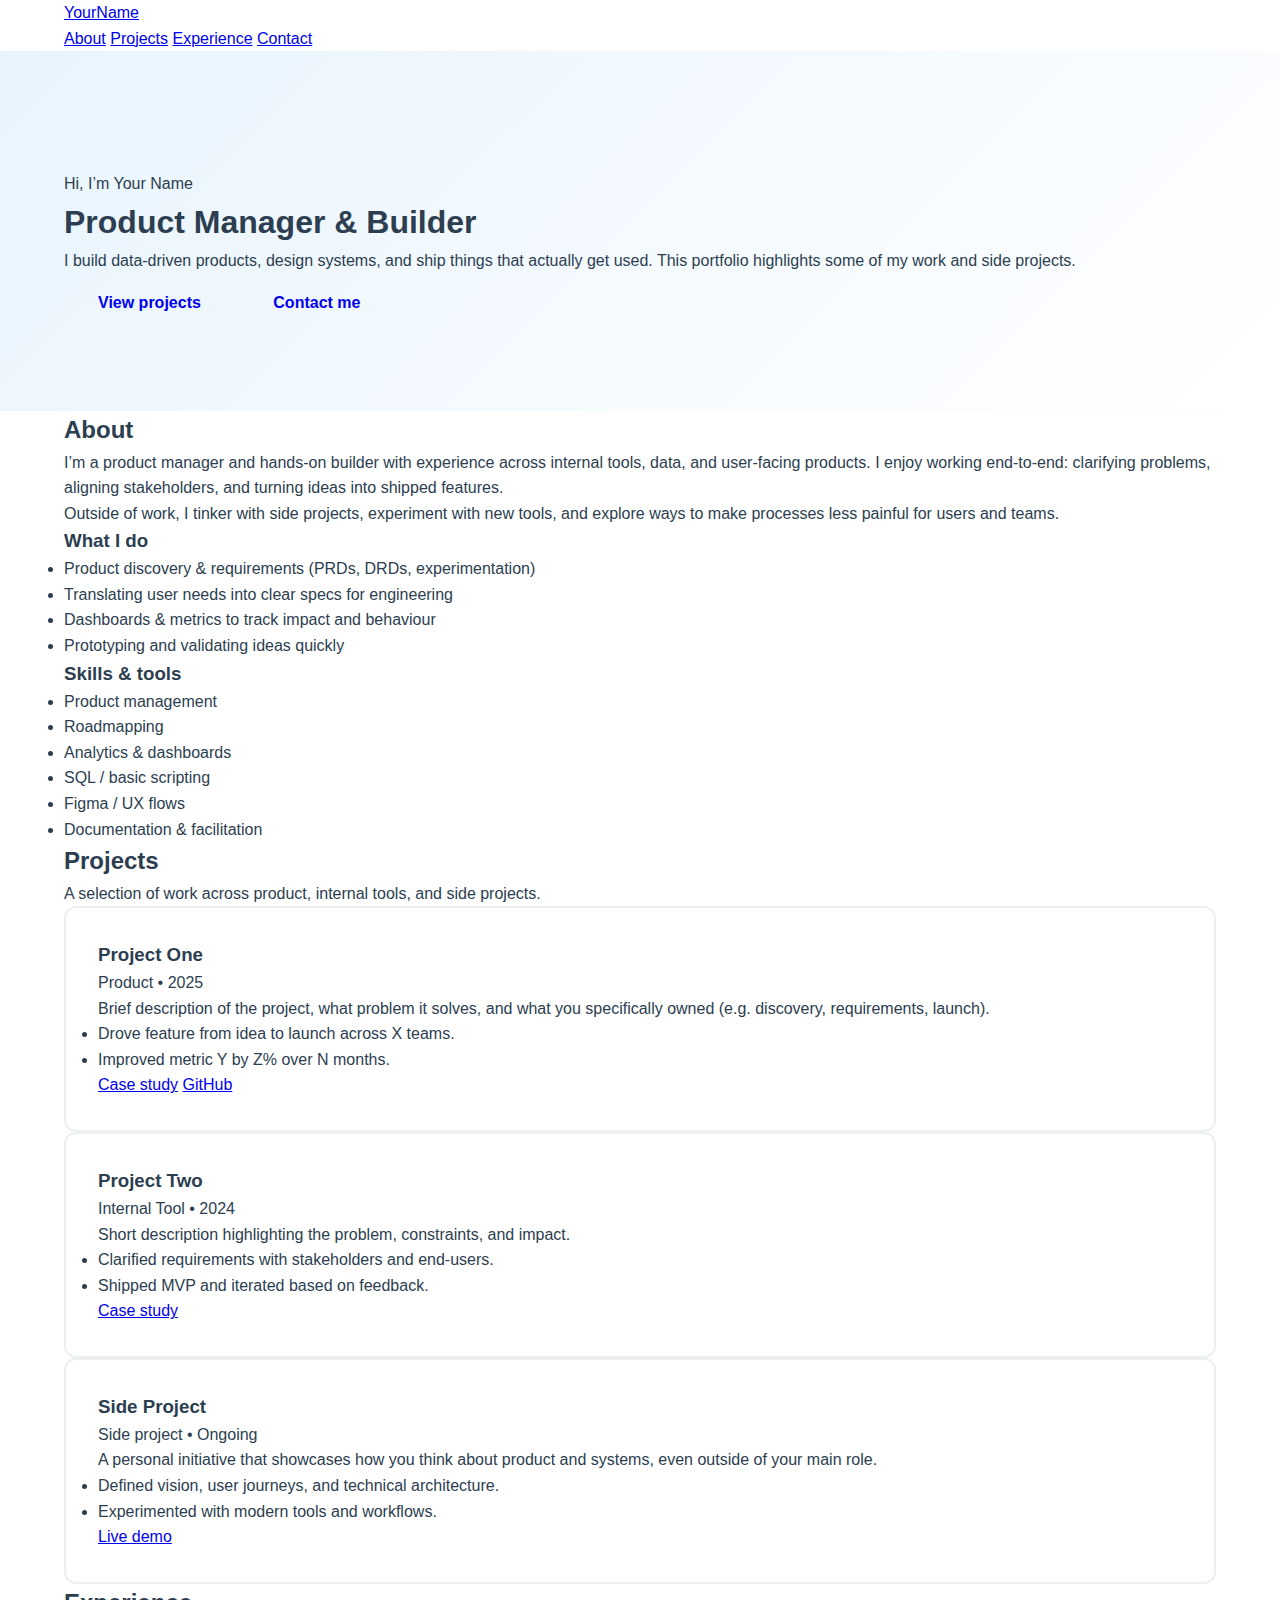
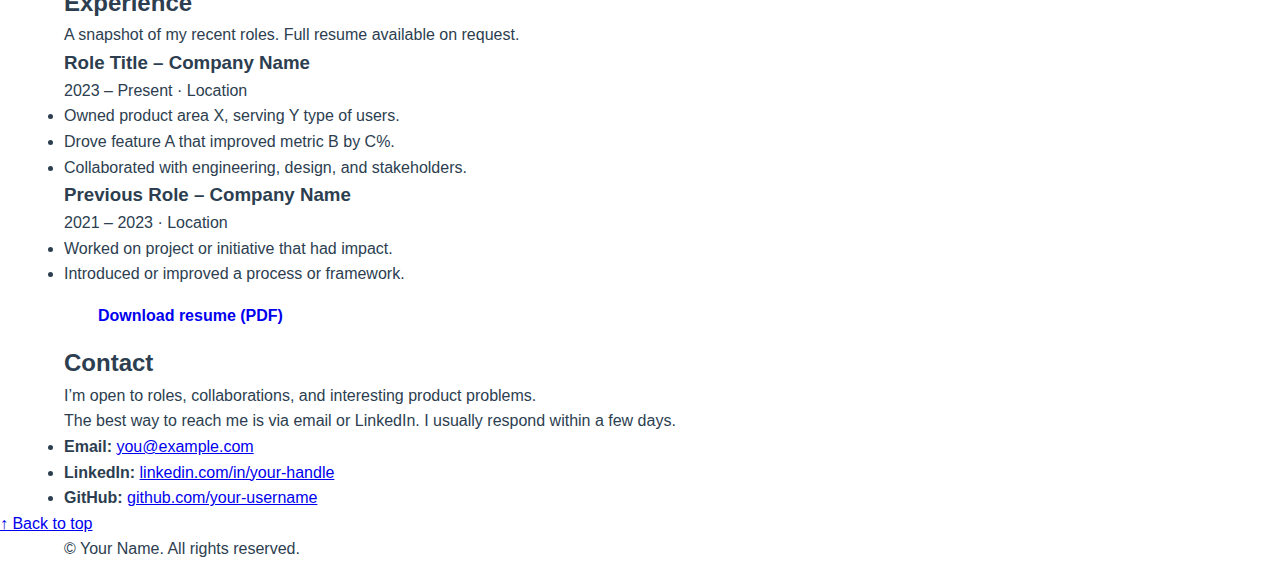
<file: index.html>
<!DOCTYPE html>
<html lang="en">
<head>
  <meta charset="UTF-8" />
  <title>Your Name – Portfolio</title>
  <meta name="viewport" content="width=device-width, initial-scale=1" />
  <meta
    name="description"
    content="Personal portfolio of Your Name – product manager & builder."
  />
  <link rel="stylesheet" href="styles.css" />
</head>
<body>
  <!-- Top navigation -->
  <header class="site-header">
    <div class="container header-inner">
      <a href="#top" class="logo">YourName</a>
      <nav class="nav">
        <a href="#about">About</a>
        <a href="#projects">Projects</a>
        <a href="#experience">Experience</a>
        <a href="#contact">Contact</a>
      </nav>
    </div>
  </header>

  <main id="top">
    <!-- Hero -->
    <section class="hero" id="home">
      <div class="container hero-inner">
        <div>
          <p class="eyebrow">Hi, I’m Your Name</p>
          <h1>Product Manager & Builder</h1>
          <p class="hero-text">
            I build data-driven products, design systems, and ship things that
            actually get used. This portfolio highlights some of my work and side projects.
          </p>
          <div class="hero-actions">
            <a href="#projects" class="btn primary">View projects</a>
            <a href="#contact" class="btn ghost">Contact me</a>
          </div>
        </div>
      </div>
    </section>

    <!-- About -->
    <section class="section" id="about">
      <div class="container">
        <h2>About</h2>
        <p>
          I’m a product manager and hands-on builder with experience across
          internal tools, data, and user-facing products. I enjoy working end-to-end:
          clarifying problems, aligning stakeholders, and turning ideas into shipped features.
        </p>
        <p>
          Outside of work, I tinker with side projects, experiment with new tools,
          and explore ways to make processes less painful for users and teams.
        </p>

        <div class="grid two-cols">
          <div>
            <h3>What I do</h3>
            <ul class="bullet-list">
              <li>Product discovery & requirements (PRDs, DRDs, experimentation)</li>
              <li>Translating user needs into clear specs for engineering</li>
              <li>Dashboards & metrics to track impact and behaviour</li>
              <li>Prototyping and validating ideas quickly</li>
            </ul>
          </div>
          <div>
            <h3>Skills & tools</h3>
            <ul class="tag-list">
              <li>Product management</li>
              <li>Roadmapping</li>
              <li>Analytics & dashboards</li>
              <li>SQL / basic scripting</li>
              <li>Figma / UX flows</li>
              <li>Documentation & facilitation</li>
            </ul>
          </div>
        </div>
      </div>
    </section>

    <!-- Projects -->
    <section class="section section-alt" id="projects">
      <div class="container">
        <h2>Projects</h2>
        <p class="section-intro">
          A selection of work across product, internal tools, and side projects.
        </p>

        <div class="grid projects-grid">
          <article class="card">
            <h3>Project One</h3>
            <p class="card-meta">Product • 2025</p>
            <p>
              Brief description of the project, what problem it solves, and what
              you specifically owned (e.g. discovery, requirements, launch).
            </p>
            <ul class="bullet-list">
              <li>Drove feature from idea to launch across X teams.</li>
              <li>Improved metric Y by Z% over N months.</li>
            </ul>
            <div class="card-links">
              <a href="#" target="_blank" rel="noopener noreferrer">Case study</a>
              <a href="#" target="_blank" rel="noopener noreferrer">GitHub</a>
            </div>
          </article>

          <article class="card">
            <h3>Project Two</h3>
            <p class="card-meta">Internal Tool • 2024</p>
            <p>
              Short description highlighting the problem, constraints, and impact.
            </p>
            <ul class="bullet-list">
              <li>Clarified requirements with stakeholders and end-users.</li>
              <li>Shipped MVP and iterated based on feedback.</li>
            </ul>
            <div class="card-links">
              <a href="#" target="_blank" rel="noopener noreferrer">Case study</a>
            </div>
          </article>

          <article class="card">
            <h3>Side Project</h3>
            <p class="card-meta">Side project • Ongoing</p>
            <p>
              A personal initiative that showcases how you think about product and
              systems, even outside of your main role.
            </p>
            <ul class="bullet-list">
              <li>Defined vision, user journeys, and technical architecture.</li>
              <li>Experimented with modern tools and workflows.</li>
            </ul>
            <div class="card-links">
              <a href="#" target="_blank" rel="noopener noreferrer">Live demo</a>
            </div>
          </article>
        </div>
      </div>
    </section>

    <!-- Experience -->
    <section class="section" id="experience">
      <div class="container">
        <h2>Experience</h2>
        <p class="section-intro">
          A snapshot of my recent roles. Full resume available on request.
        </p>

        <div class="timeline">
          <div class="timeline-item">
            <h3>Role Title – Company Name</h3>
            <p class="timeline-meta">2023 – Present · Location</p>
            <ul class="bullet-list">
              <li>Owned product area X, serving Y type of users.</li>
              <li>Drove feature A that improved metric B by C%.</li>
              <li>Collaborated with engineering, design, and stakeholders.</li>
            </ul>
          </div>

          <div class="timeline-item">
            <h3>Previous Role – Company Name</h3>
            <p class="timeline-meta">2021 – 2023 · Location</p>
            <ul class="bullet-list">
              <li>Worked on project or initiative that had impact.</li>
              <li>Introduced or improved a process or framework.</li>
            </ul>
          </div>
        </div>

        <a href="#" class="btn ghost" target="_blank" rel="noopener noreferrer">
          Download resume (PDF)
        </a>
      </div>
    </section>

    <!-- Contact -->
    <section class="section section-alt" id="contact">
      <div class="container">
        <h2>Contact</h2>
        <p class="section-intro">
          I’m open to roles, collaborations, and interesting product problems.
        </p>
        <div class="contact-grid">
          <div>
            <p>
              The best way to reach me is via email or LinkedIn. I usually respond
              within a few days.
            </p>
            <ul class="contact-list">
              <li>
                <strong>Email:</strong>
                <a href="mailto:you@example.com">you@example.com</a>
              </li>
              <li>
                <strong>LinkedIn:</strong>
                <a href="https://www.linkedin.com/in/your-handle" target="_blank" rel="noopener noreferrer">
                  linkedin.com/in/your-handle
                </a>
              </li>
              <li>
                <strong>GitHub:</strong>
                <a href="https://github.com/your-username" target="_blank" rel="noopener noreferrer">
                  github.com/your-username
                </a>
              </li>
            </ul>
          </div>
        </div>
      </div>
    </section>

    <!-- Back to top quick link -->
    <a href="#top" class="back-to-top">↑ Back to top</a>
  </main>

  <footer class="site-footer">
    <div class="container footer-inner">
      <p>© <span id="year"></span> Your Name. All rights reserved.</p>
    </div>
  </footer>
</file>
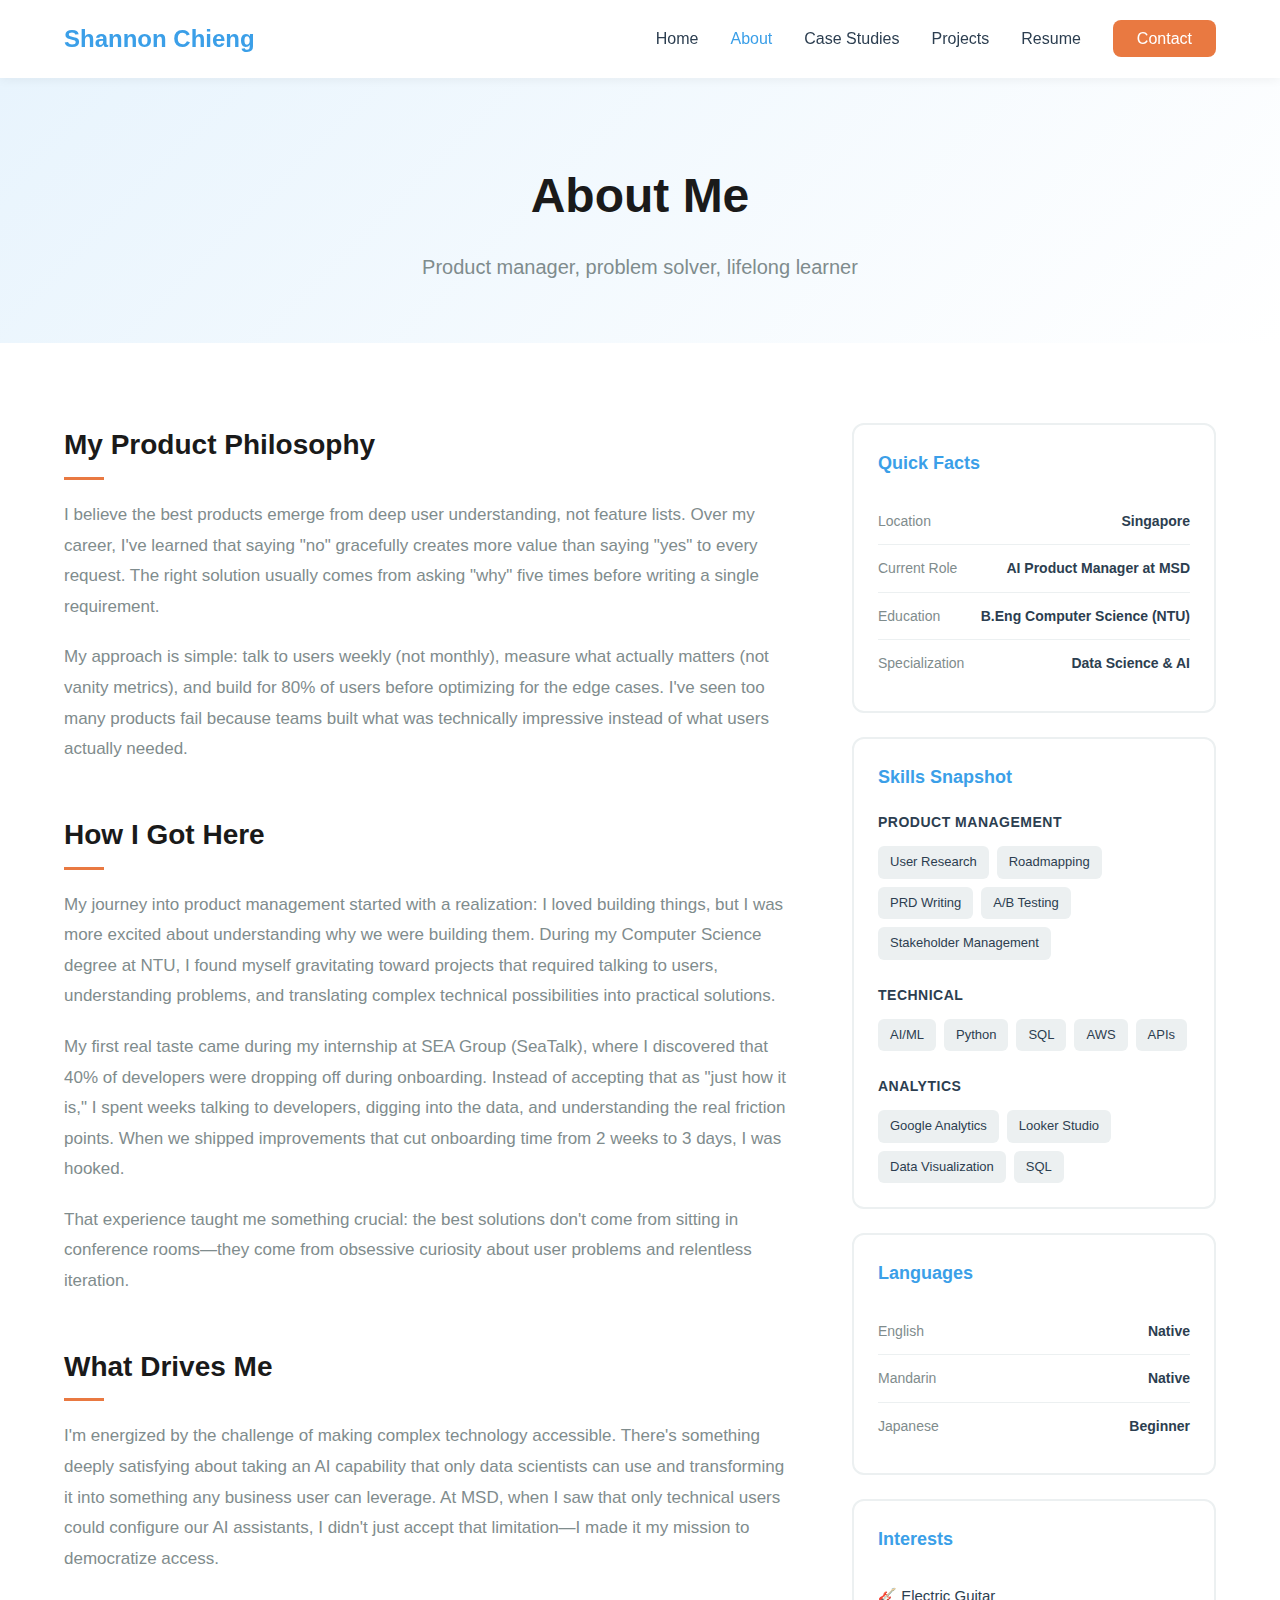
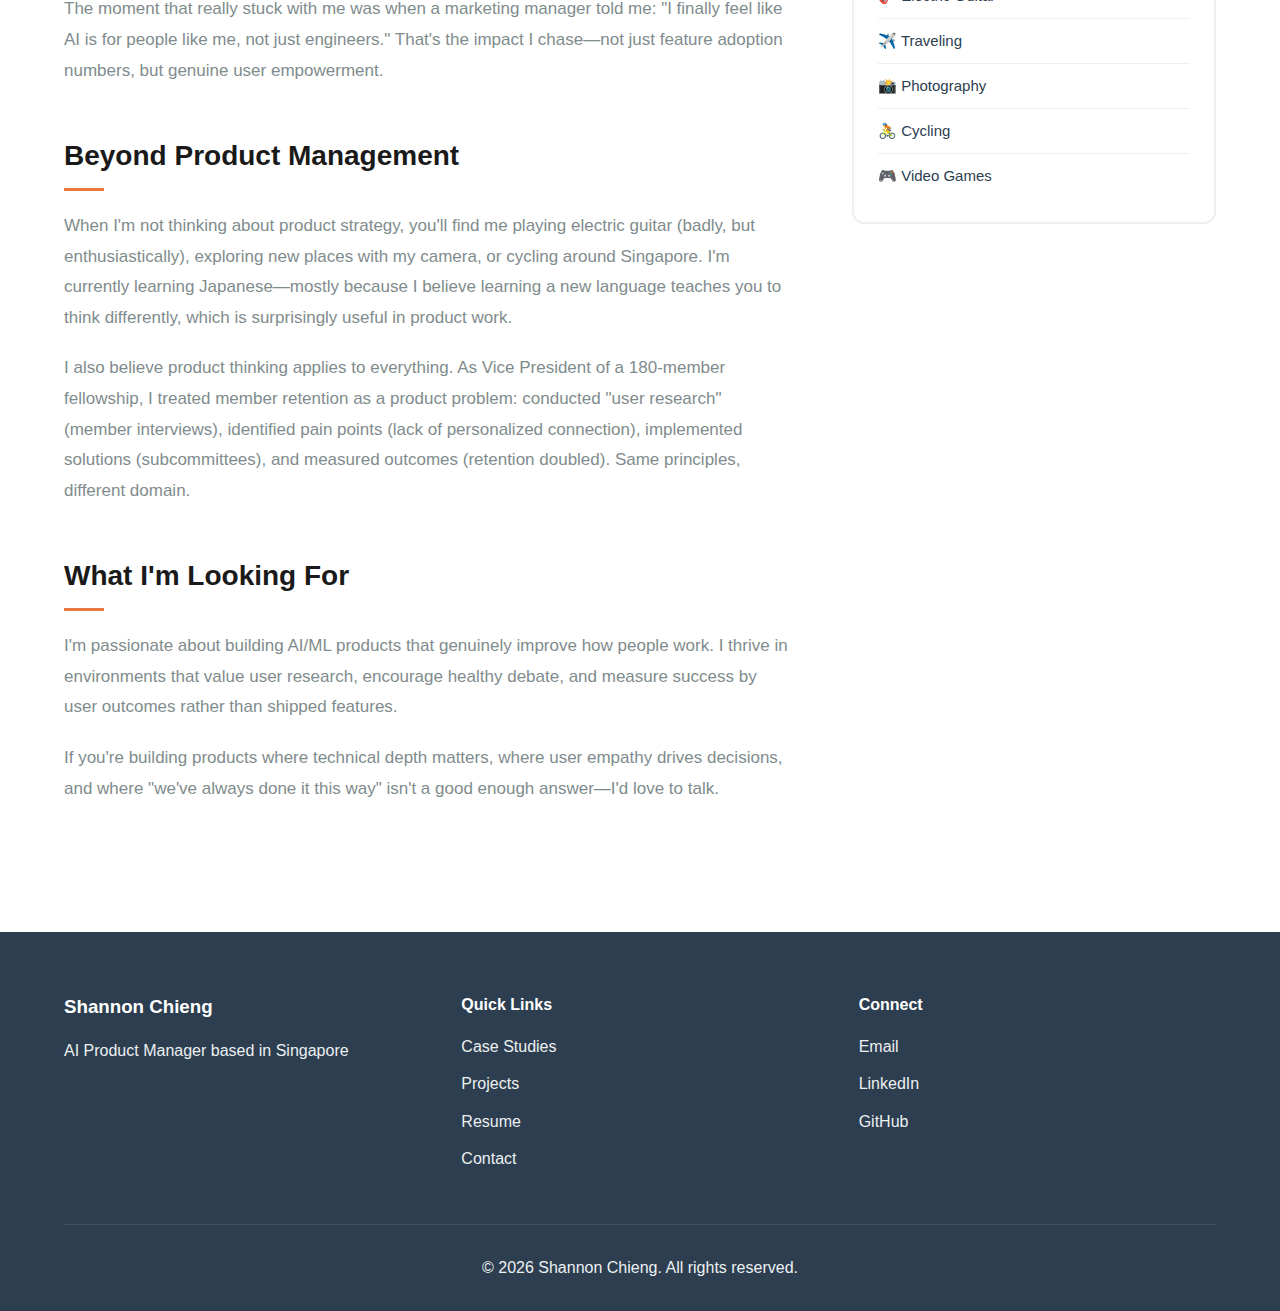
<file: about.html>
<!DOCTYPE html>
<html lang="en">
<head>
    <meta charset="UTF-8">
    <meta name="viewport" content="width=device-width, initial-scale=1.0">
    <title>About - Shannon Chieng</title>
    <link rel="stylesheet" href="styles.css">
</head>
<body data-page="about">
    <nav class="navbar">
        <div class="nav-container">
            <a href="index.html" class="nav-logo">Shannon Chieng</a>
            <ul class="nav-menu">
                <li><a href="index.html" class="nav-link" data-nav="home">Home</a></li>
                <li><a href="about.html" class="nav-link" data-nav="about">About</a></li>
                <li><a href="case-studies.html" class="nav-link" data-nav="case-studies">Case Studies</a></li>
                <li><a href="projects.html" class="nav-link" data-nav="projects">Projects</a></li>
                <li><a href="resume.html" class="nav-link" data-nav="resume">Resume</a></li>
                <li><a href="contact.html" class="nav-link contact-btn" data-nav="contact">Contact</a></li>
            </ul>
        </div>
    </nav>

    <section class="page-header">
        <div class="container">
            <h1 class="page-title">About Me</h1>
            <p class="page-subtitle">Product manager, problem solver, lifelong learner</p>
        </div>
    </section>

    <section class="about-content">
        <div class="container">
            <div class="about-grid">
                <div class="about-main">
                    <div class="about-section">
                        <h2 class="content-heading">My Product Philosophy</h2>
                        <p class="content-text">
                            I believe the best products emerge from deep user understanding, not feature lists. 
                            Over my career, I've learned that saying "no" gracefully creates more value than 
                            saying "yes" to every request. The right solution usually comes from asking "why" 
                            five times before writing a single requirement.
                        </p>
                        <p class="content-text">
                            My approach is simple: talk to users weekly (not monthly), measure what actually 
                            matters (not vanity metrics), and build for 80% of users before optimizing for 
                            the edge cases. I've seen too many products fail because teams built what was 
                            technically impressive instead of what users actually needed.
                        </p>
                    </div>

                    <div class="about-section">
                        <h2 class="content-heading">How I Got Here</h2>
                        <p class="content-text">
                            My journey into product management started with a realization: I loved building 
                            things, but I was more excited about understanding why we were building them. 
                            During my Computer Science degree at NTU, I found myself gravitating toward projects 
                            that required talking to users, understanding problems, and translating complex 
                            technical possibilities into practical solutions.
                        </p>
                        <p class="content-text">
                            My first real taste came during my internship at SEA Group (SeaTalk), where I 
                            discovered that 40% of developers were dropping off during onboarding. Instead of 
                            accepting that as "just how it is," I spent weeks talking to developers, digging 
                            into the data, and understanding the real friction points. When we shipped 
                            improvements that cut onboarding time from 2 weeks to 3 days, I was hooked.
                        </p>
                        <p class="content-text">
                            That experience taught me something crucial: the best solutions don't come from 
                            sitting in conference rooms—they come from obsessive curiosity about user problems 
                            and relentless iteration.
                        </p>
                    </div>

                    <div class="about-section">
                        <h2 class="content-heading">What Drives Me</h2>
                        <p class="content-text">
                            I'm energized by the challenge of making complex technology accessible. There's 
                            something deeply satisfying about taking an AI capability that only data scientists 
                            can use and transforming it into something any business user can leverage. At MSD, 
                            when I saw that only technical users could configure our AI assistants, I didn't 
                            just accept that limitation—I made it my mission to democratize access.
                        </p>
                        <p class="content-text">
                            The moment that really stuck with me was when a marketing manager told me: "I 
                            finally feel like AI is for people like me, not just engineers." That's the impact 
                            I chase—not just feature adoption numbers, but genuine user empowerment.
                        </p>
                    </div>

                    <div class="about-section">
                        <h2 class="content-heading">Beyond Product Management</h2>
                        <p class="content-text">
                            When I'm not thinking about product strategy, you'll find me playing electric 
                            guitar (badly, but enthusiastically), exploring new places with my camera, or 
                            cycling around Singapore. I'm currently learning Japanese—mostly because I believe 
                            learning a new language teaches you to think differently, which is surprisingly 
                            useful in product work.
                        </p>
                        <p class="content-text">
                            I also believe product thinking applies to everything. As Vice President of a 
                            180-member fellowship, I treated member retention as a product problem: conducted 
                            "user research" (member interviews), identified pain points (lack of personalized 
                            connection), implemented solutions (subcommittees), and measured outcomes (retention 
                            doubled). Same principles, different domain.
                        </p>
                    </div>

                    <div class="about-section">
                        <h2 class="content-heading">What I'm Looking For</h2>
                        <p class="content-text">
                            I'm passionate about building AI/ML products that genuinely improve how people 
                            work. I thrive in environments that value user research, encourage healthy debate, 
                            and measure success by user outcomes rather than shipped features.
                        </p>
                        <p class="content-text">
                            If you're building products where technical depth matters, where user empathy 
                            drives decisions, and where "we've always done it this way" isn't a good enough 
                            answer—I'd love to talk.
                        </p>
                    </div>
                </div>

                <div class="about-sidebar">
                    <div class="sidebar-card">
                        <h3 class="sidebar-title">Quick Facts</h3>
                        <div class="fact-item">
                            <span class="fact-label">Location</span>
                            <span class="fact-value">Singapore</span>
                        </div>
                        <div class="fact-item">
                            <span class="fact-label">Current Role</span>
                            <span class="fact-value">AI Product Manager at MSD</span>
                        </div>
                        <div class="fact-item">
                            <span class="fact-label">Education</span>
                            <span class="fact-value">B.Eng Computer Science (NTU)</span>
                        </div>
                        <div class="fact-item">
                            <span class="fact-label">Specialization</span>
                            <span class="fact-value">Data Science & AI</span>
                        </div>
                    </div>

                    <div class="sidebar-card">
                        <h3 class="sidebar-title">Skills Snapshot</h3>
                        <div class="skill-category">
                            <h4>Product Management</h4>
                            <div class="skill-tags">
                                <span class="skill-tag">User Research</span>
                                <span class="skill-tag">Roadmapping</span>
                                <span class="skill-tag">PRD Writing</span>
                                <span class="skill-tag">A/B Testing</span>
                                <span class="skill-tag">Stakeholder Management</span>
                            </div>
                        </div>
                        <div class="skill-category">
                            <h4>Technical</h4>
                            <div class="skill-tags">
                                <span class="skill-tag">AI/ML</span>
                                <span class="skill-tag">Python</span>
                                <span class="skill-tag">SQL</span>
                                <span class="skill-tag">AWS</span>
                                <span class="skill-tag">APIs</span>
                            </div>
                        </div>
                        <div class="skill-category">
                            <h4>Analytics</h4>
                            <div class="skill-tags">
                                <span class="skill-tag">Google Analytics</span>
                                <span class="skill-tag">Looker Studio</span>
                                <span class="skill-tag">Data Visualization</span>
                                <span class="skill-tag">SQL</span>
                            </div>
                        </div>
                    </div>

                    <div class="sidebar-card">
                        <h3 class="sidebar-title">Languages</h3>
                        <div class="fact-item">
                            <span class="fact-label">English</span>
                            <span class="fact-value">Native</span>
                        </div>
                        <div class="fact-item">
                            <span class="fact-label">Mandarin</span>
                            <span class="fact-value">Native</span>
                        </div>
                        <div class="fact-item">
                            <span class="fact-label">Japanese</span>
                            <span class="fact-value">Beginner</span>
                        </div>
                    </div>

                    <div class="sidebar-card">
                        <h3 class="sidebar-title">Interests</h3>
                        <ul class="interest-list">
                            <li>🎸 Electric Guitar</li>
                            <li>✈️ Traveling</li>
                            <li>📸 Photography</li>
                            <li>🚴 Cycling</li>
                            <li>🎮 Video Games</li>
                        </ul>
                    </div>
                </div>
            </div>
        </div>
    </section>

    <footer class="footer">
        <div class="container">
            <div class="footer-content">
                <div class="footer-section">
                    <h3>Shannon Chieng</h3>
                    <p>AI Product Manager based in Singapore</p>
                </div>
                <div class="footer-section">
                    <h4>Quick Links</h4>
                    <ul class="footer-links">
                        <li><a href="case-studies.html">Case Studies</a></li>
                        <li><a href="projects.html">Projects</a></li>
                        <li><a href="resume.html">Resume</a></li>
                        <li><a href="contact.html">Contact</a></li>
                    </ul>
                </div>
                <div class="footer-section">
                    <h4>Connect</h4>
                    <ul class="footer-links">
                        <li><a href="mailto:shan.chieng@gmail.com">Email</a></li>
                        <li><a href="https://www.linkedin.com/in/shannon-chieng" target="_blank">LinkedIn</a></li>
                        <li><a href="https://github.com/non-nahs" target="_blank">GitHub</a></li>
                    </ul>
                </div>
            </div>
            <div class="footer-bottom">
                <p>© <span id="year"></span> Shannon Chieng. All rights reserved.</p>
            </div>
        </div>
    </footer>

    <style>
        .page-header {
            background: linear-gradient(135deg, #E8F4FD 0%, #FFFFFF 100%);
            padding: 80px 0 60px;
            text-align: center;
        }

        .page-title {
            font-size: 48px;
            font-weight: 800;
            color: var(--black);
            margin-bottom: 16px;
        }

        .page-subtitle {
            font-size: 20px;
            color: var(--medium-gray);
        }

        .about-content {
            padding: 80px 0;
        }

        .about-grid {
            display: grid;
            grid-template-columns: 2fr 1fr;
            gap: 60px;
        }

        .about-section {
            margin-bottom: 48px;
        }

        .content-heading {
            font-size: 28px;
            font-weight: 700;
            color: var(--black);
            margin-bottom: 20px;
            position: relative;
            padding-bottom: 12px;
        }

        .content-heading::after {
            content: '';
            position: absolute;
            bottom: 0;
            left: 0;
            width: 40px;
            height: 3px;
            background: var(--claude-orange);
        }

        .content-text {
            font-size: 17px;
            line-height: 1.8;
            color: var(--medium-gray);
            margin-bottom: 20px;
        }

        .sidebar-card {
            background: var(--white);
            border: 2px solid var(--light-gray);
            border-radius: 12px;
            padding: 24px;
            margin-bottom: 24px;
        }

        .sidebar-title {
            font-size: 18px;
            font-weight: 700;
            color: var(--sky-blue);
            margin-bottom: 20px;
        }

        .fact-item {
            display: flex;
            justify-content: space-between;
            padding: 12px 0;
            border-bottom: 1px solid var(--light-gray);
        }

        .fact-item:last-child {
            border-bottom: none;
        }

        .fact-label {
            font-size: 14px;
            color: var(--medium-gray);
            font-weight: 500;
        }

        .fact-value {
            font-size: 14px;
            color: var(--dark-gray);
            font-weight: 600;
            text-align: right;
        }

        .skill-category {
            margin-bottom: 24px;
        }

        .skill-category:last-child {
            margin-bottom: 0;
        }

        .skill-category h4 {
            font-size: 14px;
            font-weight: 600;
            color: var(--dark-gray);
            margin-bottom: 12px;
            text-transform: uppercase;
            letter-spacing: 0.5px;
        }

        .skill-tags {
            display: flex;
            flex-wrap: wrap;
            gap: 8px;
        }

        .skill-tag {
            background: var(--light-gray);
            color: var(--dark-gray);
            padding: 6px 12px;
            border-radius: 6px;
            font-size: 13px;
            font-weight: 500;
        }

        .interest-list {
            list-style: none;
        }

        .interest-list li {
            padding: 10px 0;
            font-size: 15px;
            color: var(--dark-gray);
            border-bottom: 1px solid var(--light-gray);
        }

        .interest-list li:last-child {
            border-bottom: none;
        }

        @media (max-width: 968px) {
            .about-grid {
                grid-template-columns: 1fr;
            }
        }
    </style>
    <script>
        (function() {
            var yearEl = document.getElementById('year');
            if (yearEl) {
                yearEl.textContent = new Date().getFullYear();
            }

            var pageKey = document.body.dataset.page;
            var activeLink = pageKey ? document.querySelector('.nav-link[data-nav=\"' + pageKey + '\"]') : null;
            if (activeLink) {
                activeLink.classList.add('active');
            }
        })();
    </script>
</body>
</html>
</file>
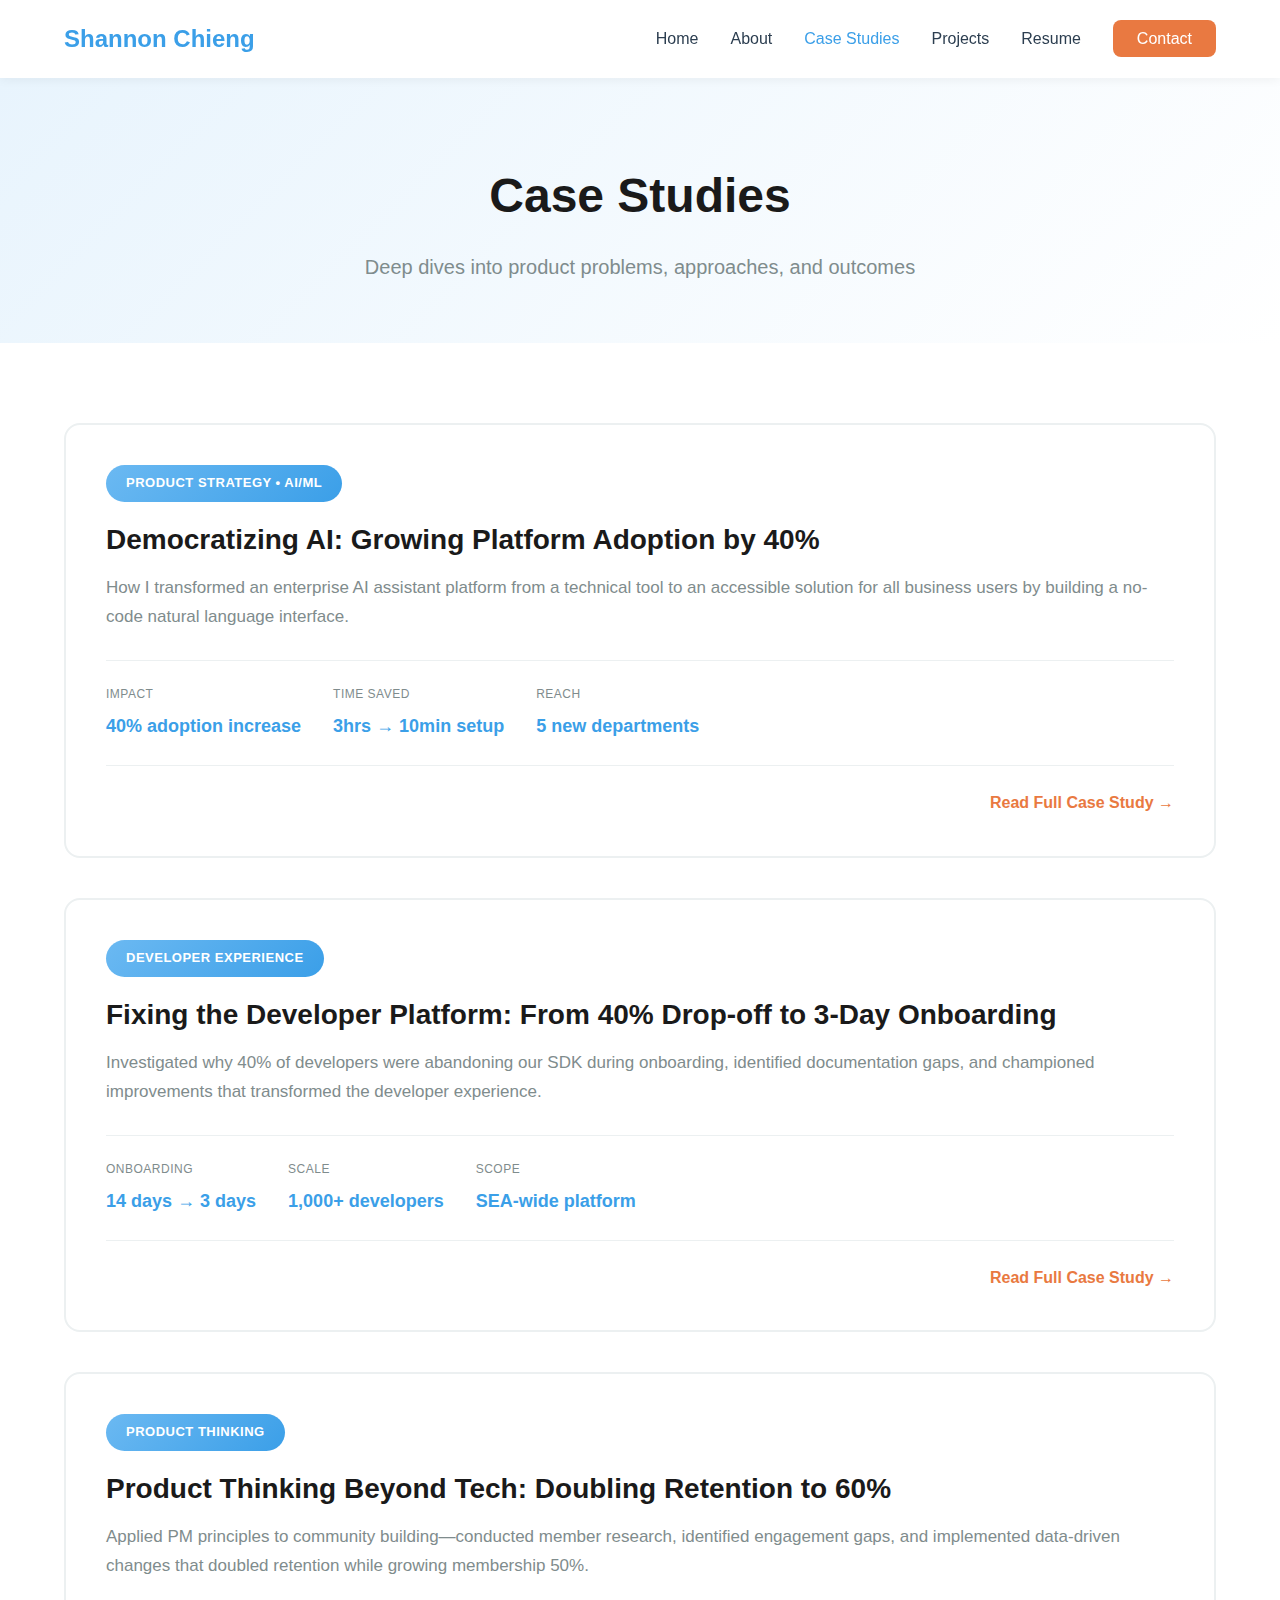
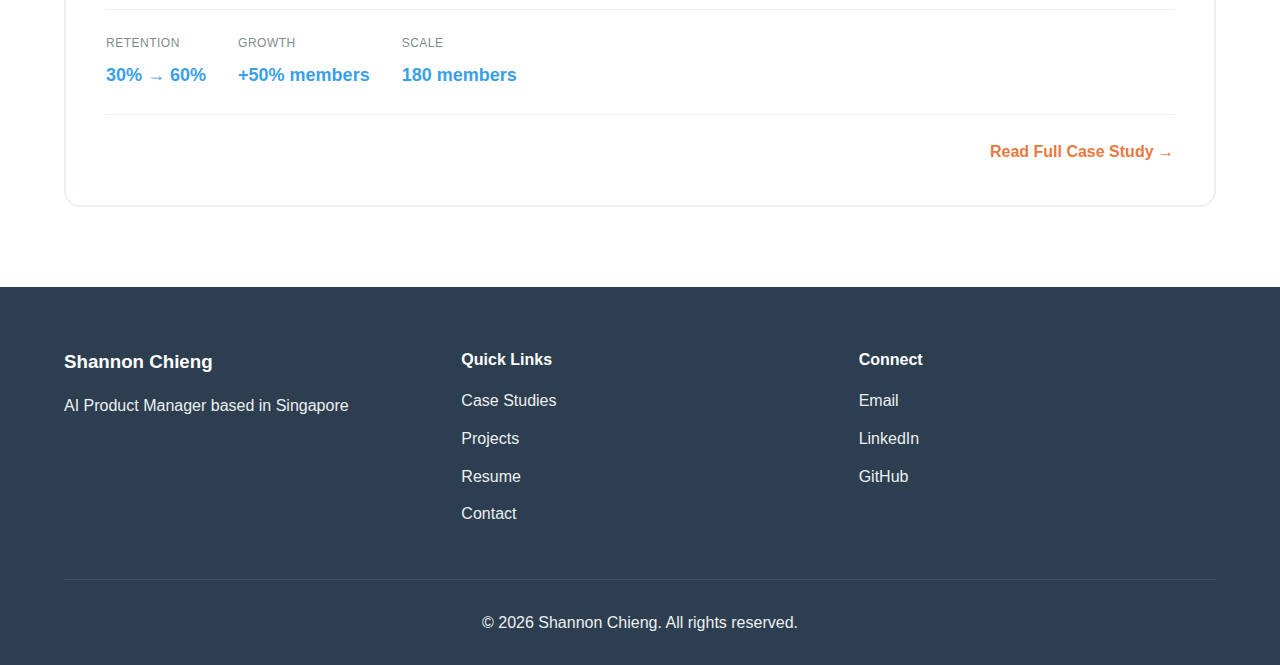
<file: case-studies.html>
<!DOCTYPE html>
<html lang="en">
<head>
    <meta charset="UTF-8">
    <meta name="viewport" content="width=device-width, initial-scale=1.0">
    <title>Case Studies - Shannon Chieng</title>
    <link rel="stylesheet" href="styles.css">
</head>
<body data-page="case-studies">
    <nav class="navbar">
        <div class="nav-container">
            <a href="index.html" class="nav-logo">Shannon Chieng</a>
            <ul class="nav-menu">
                <li><a href="index.html" class="nav-link" data-nav="home">Home</a></li>
                <li><a href="about.html" class="nav-link" data-nav="about">About</a></li>
                <li><a href="case-studies.html" class="nav-link" data-nav="case-studies">Case Studies</a></li>
                <li><a href="projects.html" class="nav-link" data-nav="projects">Projects</a></li>
                <li><a href="resume.html" class="nav-link" data-nav="resume">Resume</a></li>
                <li><a href="contact.html" class="nav-link contact-btn" data-nav="contact">Contact</a></li>
            </ul>
        </div>
    </nav>

    <section class="page-header">
        <div class="container">
            <h1 class="page-title">Case Studies</h1>
            <p class="page-subtitle">Deep dives into product problems, approaches, and outcomes</p>
        </div>
    </section>

    <section class="case-studies-grid-section">
        <div class="container">
            <div class="case-studies-grid">
                <a href="case-study-ai.html" class="case-study-card">
                    <div class="case-tag">Product Strategy • AI/ML</div>
                    <h2 class="case-card-title">Democratizing AI: Growing Platform Adoption by 40%</h2>
                    <p class="case-card-description">
                        How I transformed an enterprise AI assistant platform from a technical tool to an 
                        accessible solution for all business users by building a no-code natural language interface.
                    </p>
                    <div class="case-highlights">
                        <div class="highlight-item">
                            <span class="highlight-label">Impact</span>
                            <span class="highlight-value">40% adoption increase</span>
                        </div>
                        <div class="highlight-item">
                            <span class="highlight-label">Time saved</span>
                            <span class="highlight-value">3hrs → 10min setup</span>
                        </div>
                        <div class="highlight-item">
                            <span class="highlight-label">Reach</span>
                            <span class="highlight-value">5 new departments</span>
                        </div>
                    </div>
                    <div class="case-card-footer">
                        <span class="read-more">Read Full Case Study →</span>
                    </div>
                </a>

                <a href="case-study-developer.html" class="case-study-card">
                    <div class="case-tag">Developer Experience</div>
                    <h2 class="case-card-title">Fixing the Developer Platform: From 40% Drop-off to 3-Day Onboarding</h2>
                    <p class="case-card-description">
                        Investigated why 40% of developers were abandoning our SDK during onboarding, identified 
                        documentation gaps, and championed improvements that transformed the developer experience.
                    </p>
                    <div class="case-highlights">
                        <div class="highlight-item">
                            <span class="highlight-label">Onboarding</span>
                            <span class="highlight-value">14 days → 3 days</span>
                        </div>
                        <div class="highlight-item">
                            <span class="highlight-label">Scale</span>
                            <span class="highlight-value">1,000+ developers</span>
                        </div>
                        <div class="highlight-item">
                            <span class="highlight-label">Scope</span>
                            <span class="highlight-value">SEA-wide platform</span>
                        </div>
                    </div>
                    <div class="case-card-footer">
                        <span class="read-more">Read Full Case Study →</span>
                    </div>
                </a>

                <a href="case-study-community.html" class="case-study-card">
                    <div class="case-tag">Product Thinking</div>
                    <h2 class="case-card-title">Product Thinking Beyond Tech: Doubling Retention to 60%</h2>
                    <p class="case-card-description">
                        Applied PM principles to community building—conducted member research, identified engagement 
                        gaps, and implemented data-driven changes that doubled retention while growing membership 50%.
                    </p>
                    <div class="case-highlights">
                        <div class="highlight-item">
                            <span class="highlight-label">Retention</span>
                            <span class="highlight-value">30% → 60%</span>
                        </div>
                        <div class="highlight-item">
                            <span class="highlight-label">Growth</span>
                            <span class="highlight-value">+50% members</span>
                        </div>
                        <div class="highlight-item">
                            <span class="highlight-label">Scale</span>
                            <span class="highlight-value">180 members</span>
                        </div>
                    </div>
                    <div class="case-card-footer">
                        <span class="read-more">Read Full Case Study →</span>
                    </div>
                </a>
            </div>
        </div>
    </section>

    <footer class="footer">
        <div class="container">
            <div class="footer-content">
                <div class="footer-section">
                    <h3>Shannon Chieng</h3>
                    <p>AI Product Manager based in Singapore</p>
                </div>
                <div class="footer-section">
                    <h4>Quick Links</h4>
                    <ul class="footer-links">
                        <li><a href="case-studies.html">Case Studies</a></li>
                        <li><a href="projects.html">Projects</a></li>
                        <li><a href="resume.html">Resume</a></li>
                        <li><a href="contact.html">Contact</a></li>
                    </ul>
                </div>
                <div class="footer-section">
                    <h4>Connect</h4>
                    <ul class="footer-links">
                        <li><a href="mailto:shan.chieng@gmail.com">Email</a></li>
                        <li><a href="https://www.linkedin.com/in/shannon-chieng" target="_blank">LinkedIn</a></li>
                        <li><a href="https://github.com/non-nahs" target="_blank">GitHub</a></li>
                    </ul>
                </div>
            </div>
            <div class="footer-bottom">
                <p>© <span id="year"></span> Shannon Chieng. All rights reserved.</p>
            </div>
        </div>
    </footer>

    <style>
        .page-header {
            background: linear-gradient(135deg, #E8F4FD 0%, #FFFFFF 100%);
            padding: 80px 0 60px;
            text-align: center;
        }

        .page-title {
            font-size: 48px;
            font-weight: 800;
            color: var(--black);
            margin-bottom: 16px;
        }

        .page-subtitle {
            font-size: 20px;
            color: var(--medium-gray);
        }

        .case-studies-grid-section {
            padding: 80px 0;
        }

        .case-studies-grid {
            display: grid;
            gap: 40px;
        }

        .case-study-card {
            background: var(--white);
            border: 2px solid var(--light-gray);
            border-radius: 16px;
            padding: 40px;
            text-decoration: none;
            transition: all 0.3s;
            display: block;
        }

        .case-study-card:hover {
            transform: translateY(-4px);
            box-shadow: 0 12px 40px rgba(59, 159, 232, 0.15);
            border-color: var(--sky-blue);
        }

        .case-tag {
            display: inline-block;
            background: linear-gradient(135deg, var(--sky-blue-light) 0%, var(--sky-blue) 100%);
            color: var(--white);
            padding: 8px 20px;
            border-radius: 20px;
            font-size: 13px;
            font-weight: 600;
            margin-bottom: 20px;
            text-transform: uppercase;
            letter-spacing: 0.5px;
        }

        .case-card-title {
            font-size: 28px;
            font-weight: 700;
            color: var(--black);
            margin-bottom: 16px;
            line-height: 1.3;
        }

        .case-card-description {
            font-size: 17px;
            color: var(--medium-gray);
            line-height: 1.7;
            margin-bottom: 28px;
        }

        .case-highlights {
            display: flex;
            gap: 32px;
            padding: 24px 0;
            border-top: 1px solid var(--light-gray);
            border-bottom: 1px solid var(--light-gray);
            margin-bottom: 24px;
        }

        .highlight-item {
            display: flex;
            flex-direction: column;
        }

        .highlight-label {
            font-size: 12px;
            color: var(--medium-gray);
            text-transform: uppercase;
            letter-spacing: 0.5px;
            margin-bottom: 8px;
        }

        .highlight-value {
            font-size: 18px;
            font-weight: 700;
            color: var(--sky-blue);
        }

        .case-card-footer {
            display: flex;
            justify-content: flex-end;
        }

        .read-more {
            color: var(--claude-orange);
            font-weight: 600;
            font-size: 16px;
            transition: gap 0.3s;
        }

        .case-study-card:hover .read-more {
            gap: 8px;
        }

        @media (max-width: 768px) {
            .case-highlights {
                flex-wrap: wrap;
                gap: 20px;
            }
        }
    </style>
    <script>
        (function() {
            var yearEl = document.getElementById('year');
            if (yearEl) {
                yearEl.textContent = new Date().getFullYear();
            }

            var pageKey = document.body.dataset.page;
            var activeLink = pageKey ? document.querySelector('.nav-link[data-nav=\"' + pageKey + '\"]') : null;
            if (activeLink) {
                activeLink.classList.add('active');
            }
        })();
    </script>
</body>
</html>
</file>
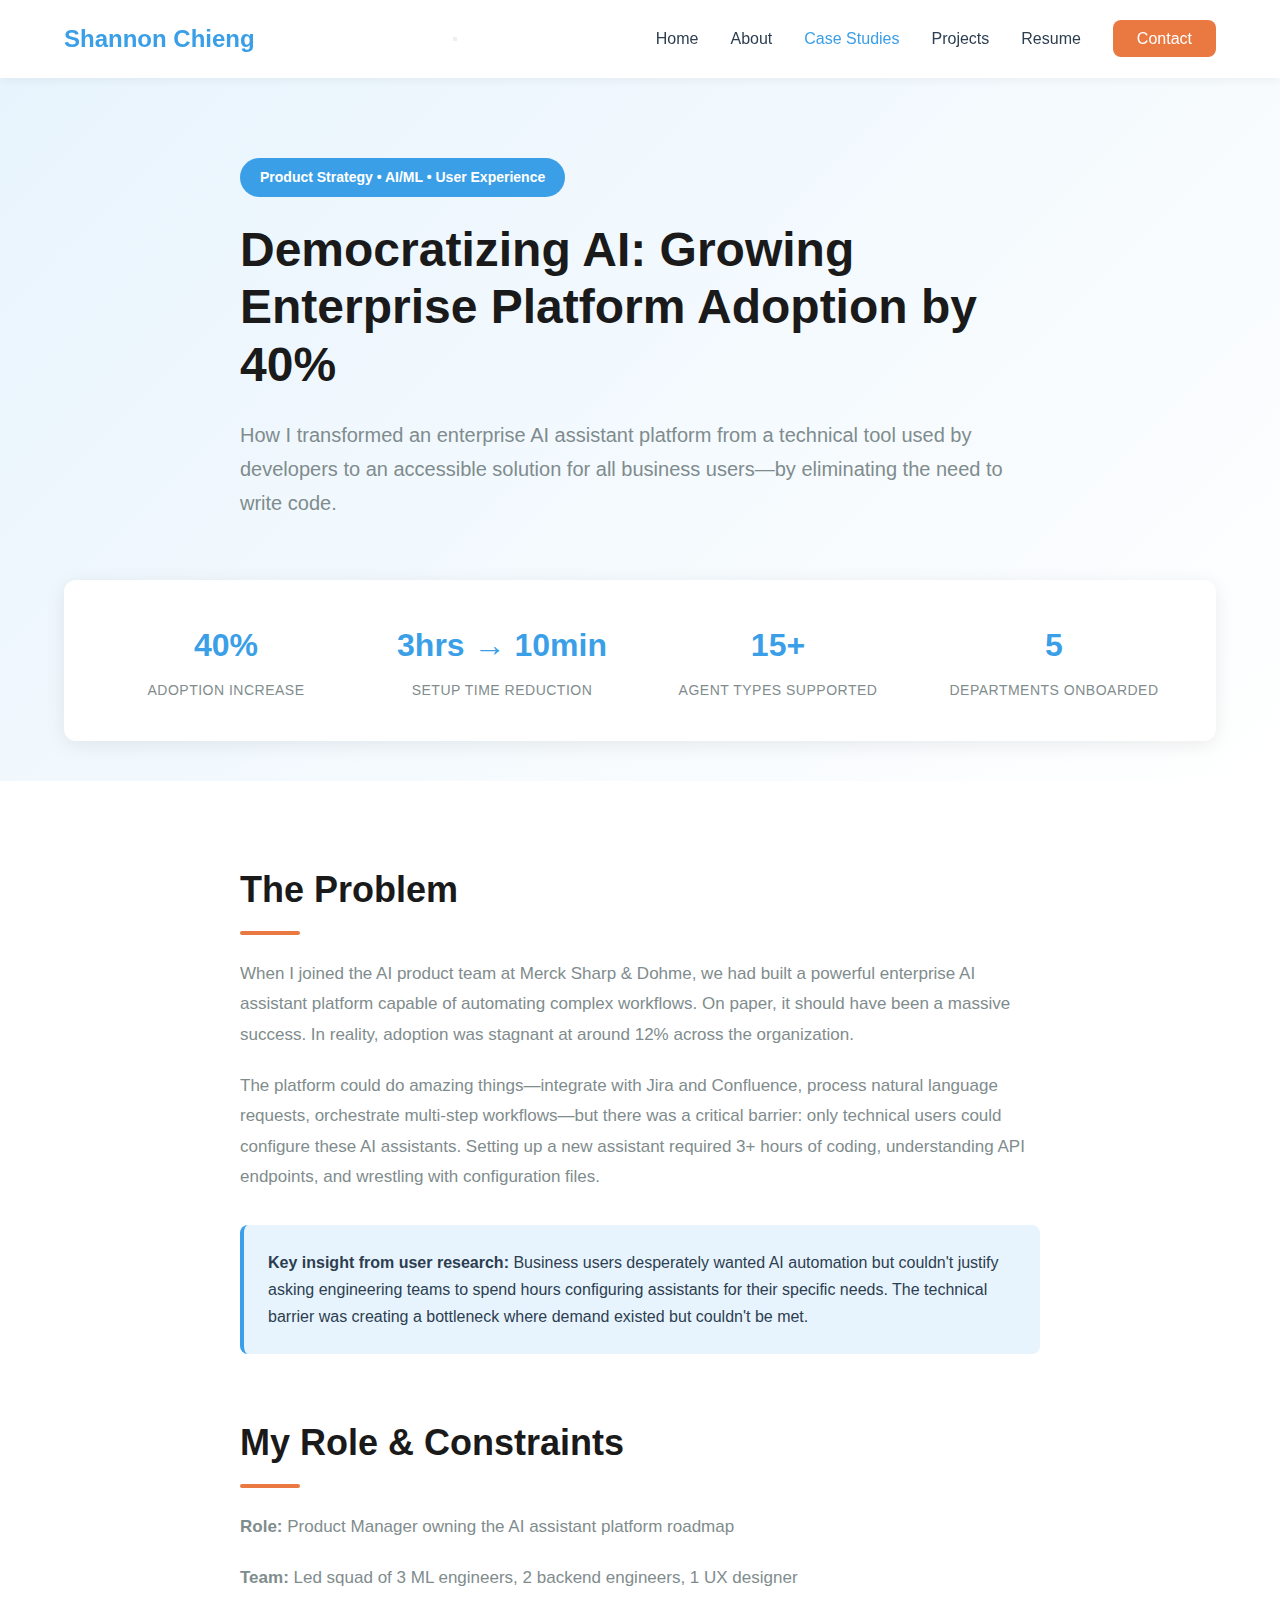
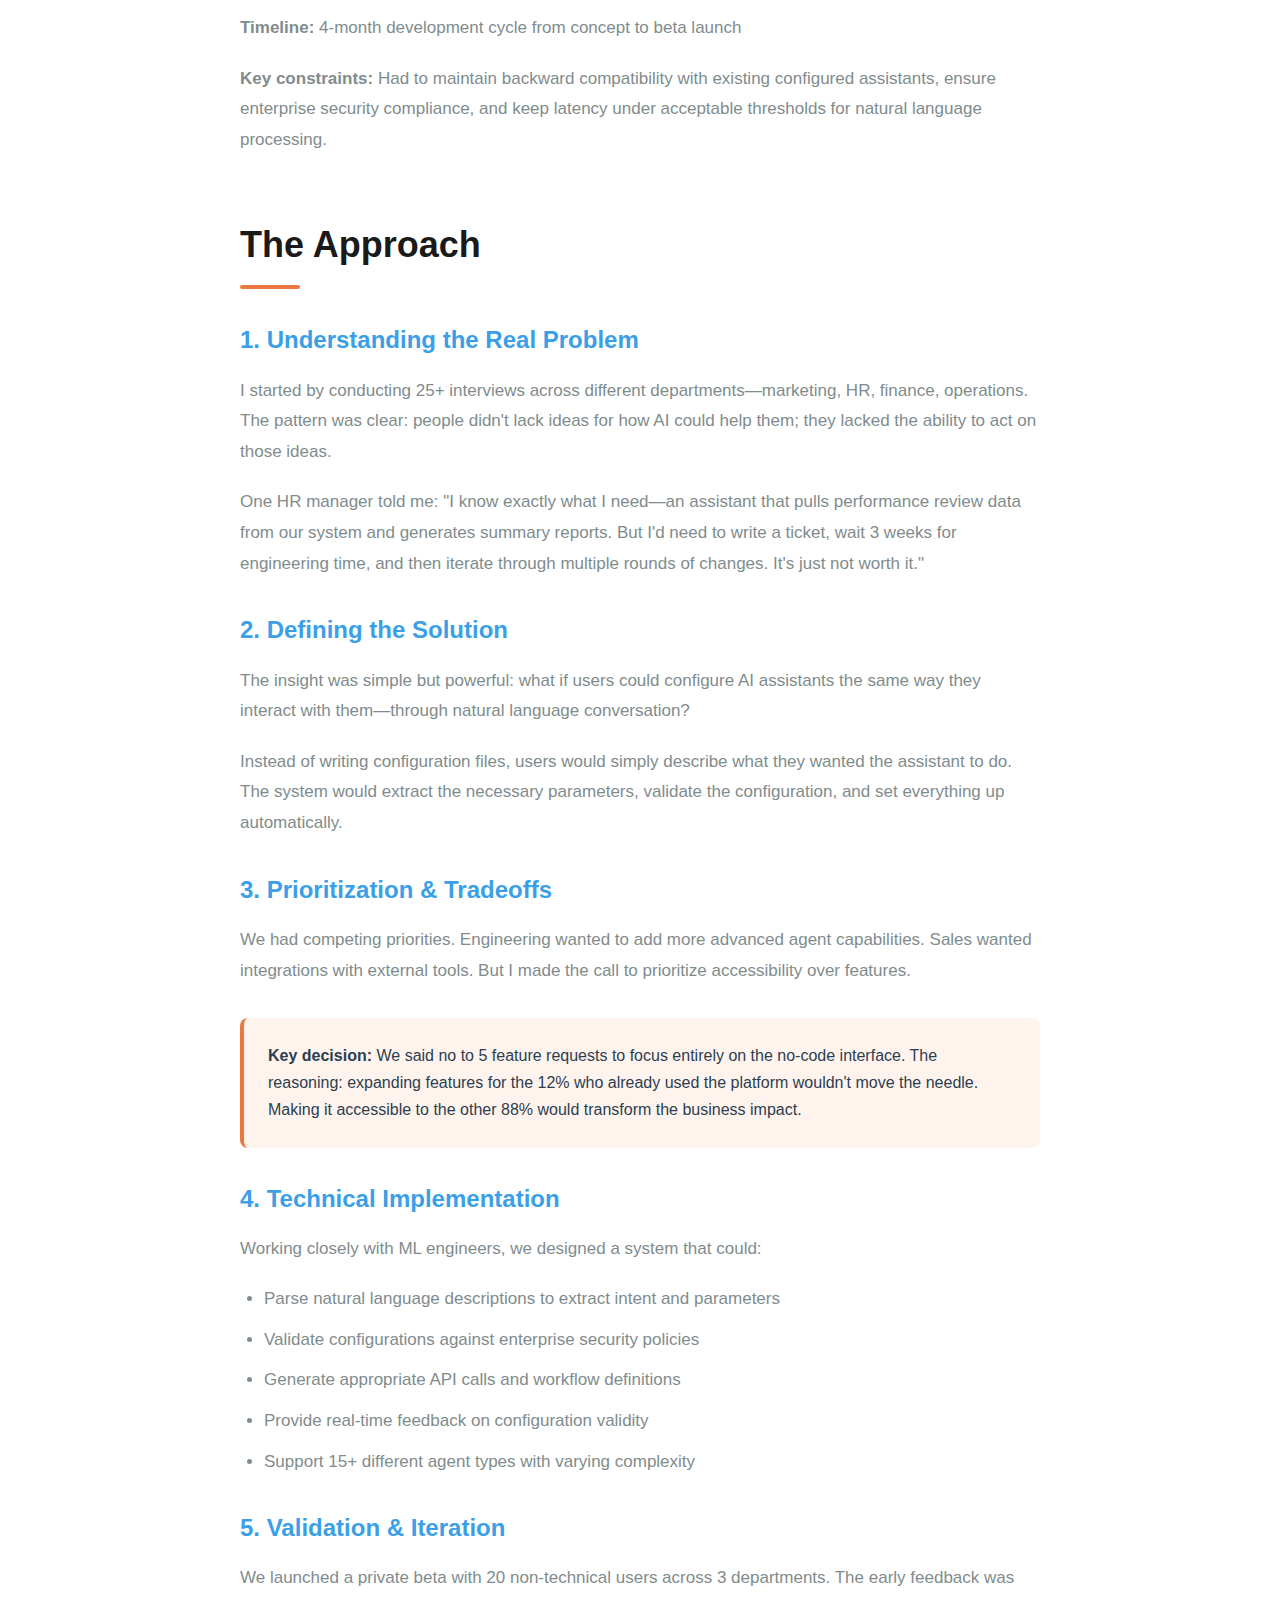
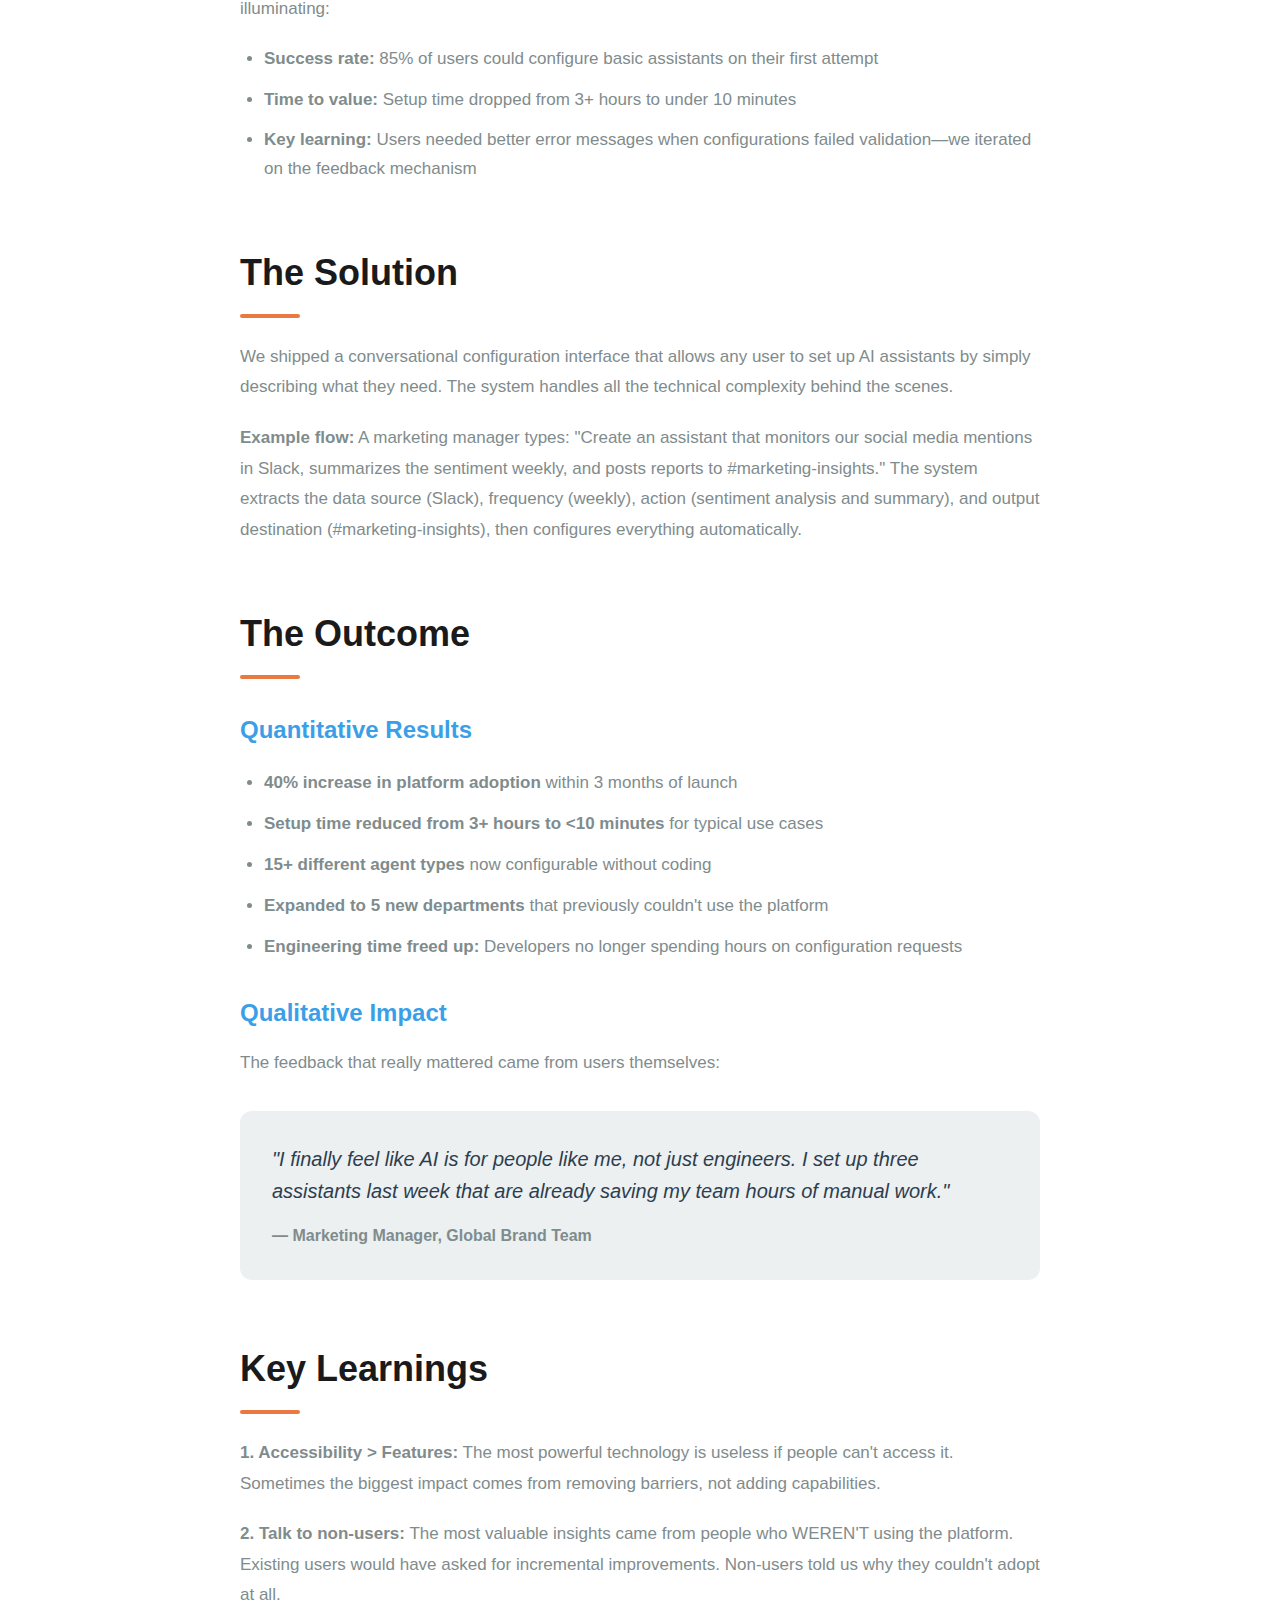
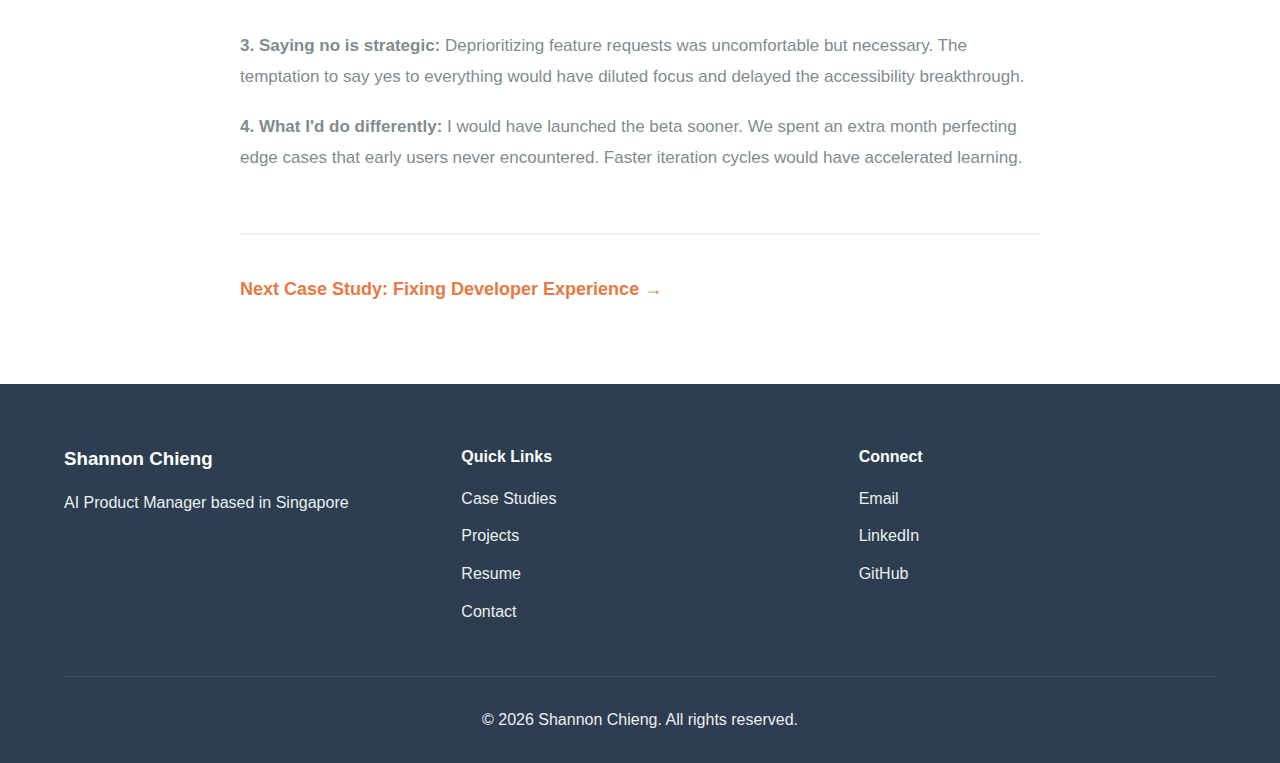
<file: case-study-ai.html>
<!DOCTYPE html>
<html lang="en">
<head>
    <meta charset="UTF-8">
    <meta name="viewport" content="width=device-width, initial-scale=1.0">
    <title>Case Study: Democratizing AI - Shannon Chieng</title>
    <link rel="stylesheet" href="styles.css">
</head>
<body data-page="case-studies">
    <nav class="navbar">
        <div class="nav-container">
            <a href="index.html" class="nav-logo">Shannon Chieng</a>
            <button class="nav-toggle" type="button" aria-label="Toggle navigation" aria-expanded="false">
                <span class="nav-toggle-bar"></span>
                <span class="nav-toggle-bar"></span>
                <span class="nav-toggle-bar"></span>
            </button>
            <ul class="nav-menu" data-nav-menu>
                <li><a href="index.html" class="nav-link" data-nav="home">Home</a></li>
                <li><a href="about.html" class="nav-link" data-nav="about">About</a></li>
                <li><a href="case-studies.html" class="nav-link" data-nav="case-studies">Case Studies</a></li>
                <li><a href="projects.html" class="nav-link" data-nav="projects">Projects</a></li>
                <li><a href="resume.html" class="nav-link" data-nav="resume">Resume</a></li>
                <li><a href="contact.html" class="nav-link contact-btn" data-nav="contact">Contact</a></li>
            </ul>
        </div>
    </nav>

    <section class="case-study-hero">
        <div class="container">
            <div class="case-study-header">
                <span class="case-study-tag">Product Strategy • AI/ML • User Experience</span>
                <h1 class="case-study-title">Democratizing AI: Growing Enterprise Platform Adoption by 40%</h1>
                <p class="case-study-intro">
                    How I transformed an enterprise AI assistant platform from a technical tool used by 
                    developers to an accessible solution for all business users—by eliminating the need 
                    to write code.
                </p>
            </div>
            
            <div class="metrics-bar">
                <div class="metric-item">
                    <span class="metric-number">40%</span>
                    <span class="metric-description">Adoption Increase</span>
                </div>
                <div class="metric-item">
                    <span class="metric-number">3hrs → 10min</span>
                    <span class="metric-description">Setup Time Reduction</span>
                </div>
                <div class="metric-item">
                    <span class="metric-number">15+</span>
                    <span class="metric-description">Agent Types Supported</span>
                </div>
                <div class="metric-item">
                    <span class="metric-number">5</span>
                    <span class="metric-description">Departments Onboarded</span>
                </div>
            </div>
        </div>
    </section>

    <section class="case-study-content">
        <div class="container">
            <div class="content-wrapper">
                <div class="cs-section">
                    <h2 class="cs-heading">The Problem</h2>
                    <div class="cs-content">
                        <p class="cs-text">
                            When I joined the AI product team at Merck Sharp & Dohme, we had built a powerful 
                            enterprise AI assistant platform capable of automating complex workflows. On paper, 
                            it should have been a massive success. In reality, adoption was stagnant at around 
                            12% across the organization.
                        </p>
                        <p class="cs-text">
                            The platform could do amazing things—integrate with Jira and Confluence, process 
                            natural language requests, orchestrate multi-step workflows—but there was a critical 
                            barrier: only technical users could configure these AI assistants. Setting up a new 
                            assistant required 3+ hours of coding, understanding API endpoints, and wrestling 
                            with configuration files.
                        </p>
                        <div class="callout">
                            <p class="callout-text">
                                <strong>Key insight from user research:</strong> Business users desperately 
                                wanted AI automation but couldn't justify asking engineering teams to spend 
                                hours configuring assistants for their specific needs. The technical barrier 
                                was creating a bottleneck where demand existed but couldn't be met.
                            </p>
                        </div>
                    </div>
                </div>

                <div class="cs-section">
                    <h2 class="cs-heading">My Role & Constraints</h2>
                    <div class="cs-content">
                        <p class="cs-text">
                            <strong>Role:</strong> Product Manager owning the AI assistant platform roadmap
                        </p>
                        <p class="cs-text">
                            <strong>Team:</strong> Led squad of 3 ML engineers, 2 backend engineers, 1 UX designer
                        </p>
                        <p class="cs-text">
                            <strong>Timeline:</strong> 4-month development cycle from concept to beta launch
                        </p>
                        <p class="cs-text">
                            <strong>Key constraints:</strong> Had to maintain backward compatibility with existing 
                            configured assistants, ensure enterprise security compliance, and keep latency under 
                            acceptable thresholds for natural language processing.
                        </p>
                    </div>
                </div>

                <div class="cs-section">
                    <h2 class="cs-heading">The Approach</h2>
                    <div class="cs-content">
                        <h3 class="cs-subheading">1. Understanding the Real Problem</h3>
                        <p class="cs-text">
                            I started by conducting 25+ interviews across different departments—marketing, HR, 
                            finance, operations. The pattern was clear: people didn't lack ideas for how AI could 
                            help them; they lacked the ability to act on those ideas.
                        </p>
                        <p class="cs-text">
                            One HR manager told me: "I know exactly what I need—an assistant that pulls performance 
                            review data from our system and generates summary reports. But I'd need to write a ticket, 
                            wait 3 weeks for engineering time, and then iterate through multiple rounds of changes. 
                            It's just not worth it."
                        </p>

                        <h3 class="cs-subheading">2. Defining the Solution</h3>
                        <p class="cs-text">
                            The insight was simple but powerful: what if users could configure AI assistants the 
                            same way they interact with them—through natural language conversation?
                        </p>
                        <p class="cs-text">
                            Instead of writing configuration files, users would simply describe what they wanted 
                            the assistant to do. The system would extract the necessary parameters, validate the 
                            configuration, and set everything up automatically.
                        </p>

                        <h3 class="cs-subheading">3. Prioritization & Tradeoffs</h3>
                        <p class="cs-text">
                            We had competing priorities. Engineering wanted to add more advanced agent capabilities. 
                            Sales wanted integrations with external tools. But I made the call to prioritize 
                            accessibility over features.
                        </p>
                        <div class="callout callout-orange">
                            <p class="callout-text">
                                <strong>Key decision:</strong> We said no to 5 feature requests to focus entirely 
                                on the no-code interface. The reasoning: expanding features for the 12% who already 
                                used the platform wouldn't move the needle. Making it accessible to the other 88% 
                                would transform the business impact.
                            </p>
                        </div>

                        <h3 class="cs-subheading">4. Technical Implementation</h3>
                        <p class="cs-text">
                            Working closely with ML engineers, we designed a system that could:
                        </p>
                        <ul class="cs-list">
                            <li>Parse natural language descriptions to extract intent and parameters</li>
                            <li>Validate configurations against enterprise security policies</li>
                            <li>Generate appropriate API calls and workflow definitions</li>
                            <li>Provide real-time feedback on configuration validity</li>
                            <li>Support 15+ different agent types with varying complexity</li>
                        </ul>

                        <h3 class="cs-subheading">5. Validation & Iteration</h3>
                        <p class="cs-text">
                            We launched a private beta with 20 non-technical users across 3 departments. The early 
                            feedback was illuminating:
                        </p>
                        <ul class="cs-list">
                            <li><strong>Success rate:</strong> 85% of users could configure basic assistants on 
                            their first attempt</li>
                            <li><strong>Time to value:</strong> Setup time dropped from 3+ hours to under 10 minutes</li>
                            <li><strong>Key learning:</strong> Users needed better error messages when 
                            configurations failed validation—we iterated on the feedback mechanism</li>
                        </ul>
                    </div>
                </div>

                <div class="cs-section">
                    <h2 class="cs-heading">The Solution</h2>
                    <div class="cs-content">
                        <p class="cs-text">
                            We shipped a conversational configuration interface that allows any user to set up 
                            AI assistants by simply describing what they need. The system handles all the 
                            technical complexity behind the scenes.
                        </p>
                        <p class="cs-text">
                            <strong>Example flow:</strong> A marketing manager types: "Create an assistant that 
                            monitors our social media mentions in Slack, summarizes the sentiment weekly, and 
                            posts reports to #marketing-insights." The system extracts the data source (Slack), 
                            frequency (weekly), action (sentiment analysis and summary), and output destination 
                            (#marketing-insights), then configures everything automatically.
                        </p>
                    </div>
                </div>

                <div class="cs-section">
                    <h2 class="cs-heading">The Outcome</h2>
                    <div class="cs-content">
                        <h3 class="cs-subheading">Quantitative Results</h3>
                        <ul class="cs-list">
                            <li><strong>40% increase in platform adoption</strong> within 3 months of launch</li>
                            <li><strong>Setup time reduced from 3+ hours to <10 minutes</strong> for typical use cases</li>
                            <li><strong>15+ different agent types</strong> now configurable without coding</li>
                            <li><strong>Expanded to 5 new departments</strong> that previously couldn't use the platform</li>
                            <li><strong>Engineering time freed up:</strong> Developers no longer spending hours on 
                            configuration requests</li>
                        </ul>

                        <h3 class="cs-subheading">Qualitative Impact</h3>
                        <p class="cs-text">
                            The feedback that really mattered came from users themselves:
                        </p>
                        <div class="quote-block">
                            <p class="quote-text">
                                "I finally feel like AI is for people like me, not just engineers. I set up three 
                                assistants last week that are already saving my team hours of manual work."
                            </p>
                            <p class="quote-author">— Marketing Manager, Global Brand Team</p>
                        </div>
                    </div>
                </div>

                <div class="cs-section">
                    <h2 class="cs-heading">Key Learnings</h2>
                    <div class="cs-content">
                        <p class="cs-text">
                            <strong>1. Accessibility > Features:</strong> The most powerful technology is useless 
                            if people can't access it. Sometimes the biggest impact comes from removing barriers, 
                            not adding capabilities.
                        </p>
                        <p class="cs-text">
                            <strong>2. Talk to non-users:</strong> The most valuable insights came from people who 
                            WEREN'T using the platform. Existing users would have asked for incremental improvements. 
                            Non-users told us why they couldn't adopt at all.
                        </p>
                        <p class="cs-text">
                            <strong>3. Saying no is strategic:</strong> Deprioritizing feature requests was 
                            uncomfortable but necessary. The temptation to say yes to everything would have diluted 
                            focus and delayed the accessibility breakthrough.
                        </p>
                        <p class="cs-text">
                            <strong>4. What I'd do differently:</strong> I would have launched the beta sooner. 
                            We spent an extra month perfecting edge cases that early users never encountered. 
                            Faster iteration cycles would have accelerated learning.
                        </p>
                    </div>
                </div>

                <div class="cs-navigation">
                    <a href="case-study-developer.html" class="cs-nav-link">
                        Next Case Study: Fixing Developer Experience →
                    </a>
                </div>
            </div>
        </div>
    </section>

    <footer class="footer">
        <div class="container">
            <div class="footer-content">
                <div class="footer-section">
                    <h3>Shannon Chieng</h3>
                    <p>AI Product Manager based in Singapore</p>
                </div>
                <div class="footer-section">
                    <h4>Quick Links</h4>
                    <ul class="footer-links">
                        <li><a href="case-studies.html">Case Studies</a></li>
                        <li><a href="projects.html">Projects</a></li>
                        <li><a href="resume.html">Resume</a></li>
                        <li><a href="contact.html">Contact</a></li>
                    </ul>
                </div>
                <div class="footer-section">
                    <h4>Connect</h4>
                    <ul class="footer-links">
                        <li><a href="mailto:shan.chieng@gmail.com">Email</a></li>
                        <li><a href="https://www.linkedin.com/in/shannon-chieng" target="_blank">LinkedIn</a></li>
                        <li><a href="https://github.com/non-nahs" target="_blank">GitHub</a></li>
                    </ul>
                </div>
            </div>
            <div class="footer-bottom">
                <p>© <span id="year"></span> Shannon Chieng. All rights reserved.</p>
            </div>
        </div>
    </footer>

    <style>
        .case-study-hero {
            background: linear-gradient(135deg, #E8F4FD 0%, #FFFFFF 100%);
            padding: 80px 0 40px;
        }

        .case-study-header {
            max-width: 800px;
            margin: 0 auto 60px;
        }

        .case-study-tag {
            display: inline-block;
            background: var(--sky-blue);
            color: var(--white);
            padding: 8px 20px;
            border-radius: 20px;
            font-size: 14px;
            font-weight: 600;
            margin-bottom: 24px;
        }

        .case-study-title {
            font-size: 48px;
            font-weight: 800;
            color: var(--black);
            line-height: 1.2;
            margin-bottom: 24px;
        }

        .case-study-intro {
            font-size: 20px;
            line-height: 1.7;
            color: var(--medium-gray);
        }

        .metrics-bar {
            display: grid;
            grid-template-columns: repeat(auto-fit, minmax(200px, 1fr));
            gap: 32px;
            padding: 40px;
            background: var(--white);
            border-radius: 12px;
            box-shadow: 0 4px 20px rgba(0,0,0,0.08);
        }

        .metric-item {
            text-align: center;
        }

        .metric-number {
            display: block;
            font-size: 32px;
            font-weight: 800;
            color: var(--sky-blue);
            margin-bottom: 8px;
        }

        .metric-description {
            display: block;
            font-size: 14px;
            color: var(--medium-gray);
            text-transform: uppercase;
            letter-spacing: 0.5px;
        }

        .case-study-content {
            padding: 80px 0;
        }

        .content-wrapper {
            max-width: 800px;
            margin: 0 auto;
        }

        .cs-section {
            margin-bottom: 60px;
        }

        .cs-heading {
            font-size: 36px;
            font-weight: 700;
            color: var(--black);
            margin-bottom: 24px;
            position: relative;
            padding-bottom: 16px;
        }

        .cs-heading::after {
            content: '';
            position: absolute;
            bottom: 0;
            left: 0;
            width: 60px;
            height: 4px;
            background: var(--claude-orange);
            border-radius: 2px;
        }

        .cs-subheading {
            font-size: 24px;
            font-weight: 700;
            color: var(--sky-blue);
            margin: 32px 0 16px;
        }

        .cs-text {
            font-size: 17px;
            line-height: 1.8;
            color: var(--medium-gray);
            margin-bottom: 20px;
        }

        .cs-list {
            margin: 20px 0 20px 24px;
            color: var(--medium-gray);
        }

        .cs-list li {
            margin-bottom: 12px;
            line-height: 1.7;
            font-size: 17px;
        }

        .callout {
            background: #E8F4FD;
            border-left: 4px solid var(--sky-blue);
            padding: 24px;
            border-radius: 8px;
            margin: 32px 0;
        }

        .callout-orange {
            background: #FFF4ED;
            border-left-color: var(--claude-orange);
        }

        .callout-text {
            font-size: 16px;
            line-height: 1.7;
            color: var(--dark-gray);
            margin: 0;
        }

        .quote-block {
            background: var(--light-gray);
            padding: 32px;
            border-radius: 12px;
            margin: 32px 0;
        }

        .quote-text {
            font-size: 20px;
            font-style: italic;
            line-height: 1.6;
            color: var(--dark-gray);
            margin-bottom: 16px;
        }

        .quote-author {
            font-size: 16px;
            color: var(--medium-gray);
            font-weight: 600;
        }

        .cs-navigation {
            margin-top: 60px;
            padding-top: 40px;
            border-top: 2px solid var(--light-gray);
        }

        .cs-nav-link {
            display: inline-flex;
            align-items: center;
            color: var(--claude-orange);
            font-size: 18px;
            font-weight: 600;
            text-decoration: none;
            transition: gap 0.3s;
            gap: 8px;
        }

        .cs-nav-link:hover {
            gap: 16px;
        }

        @media (max-width: 768px) {
            .case-study-title {
                font-size: 32px;
            }

            .metrics-bar {
                grid-template-columns: 1fr 1fr;
            }
        }
    </style>
    <script src="scripts.js"></script>
</body>
</html>
</file>
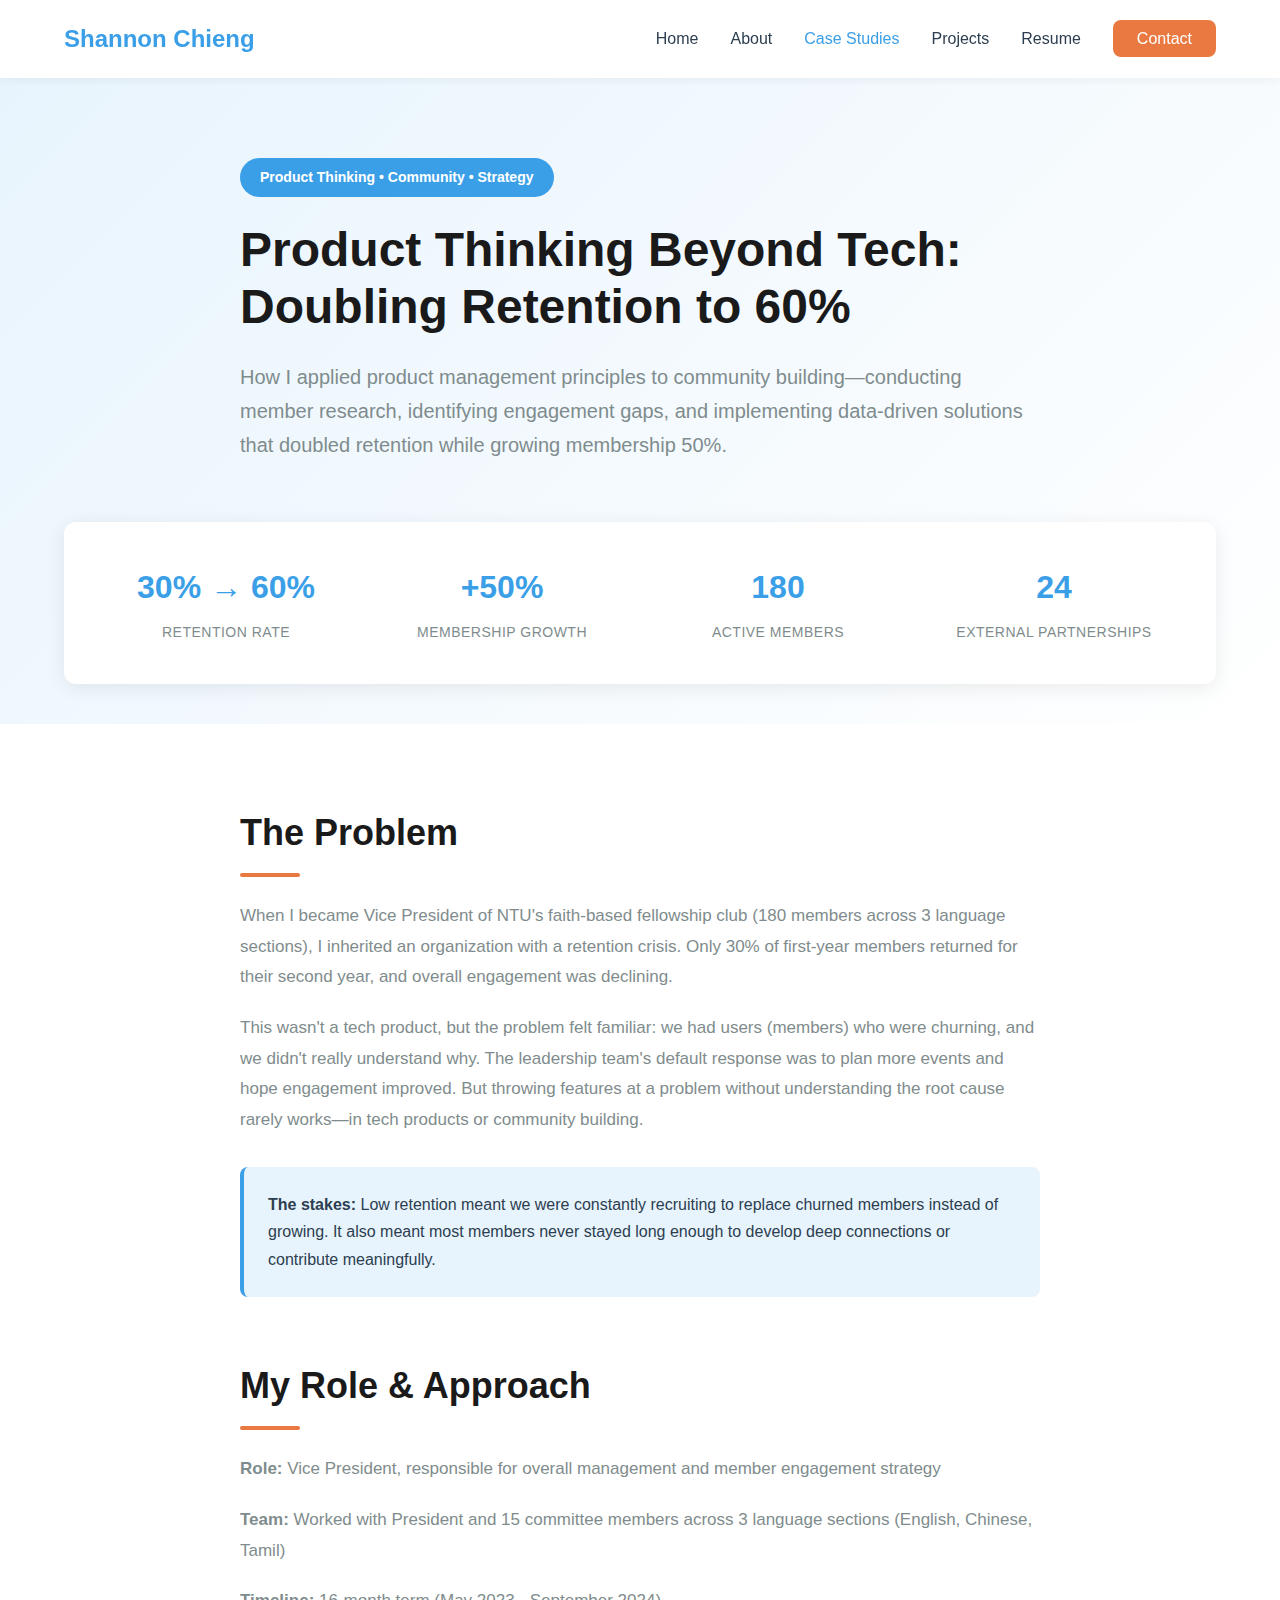
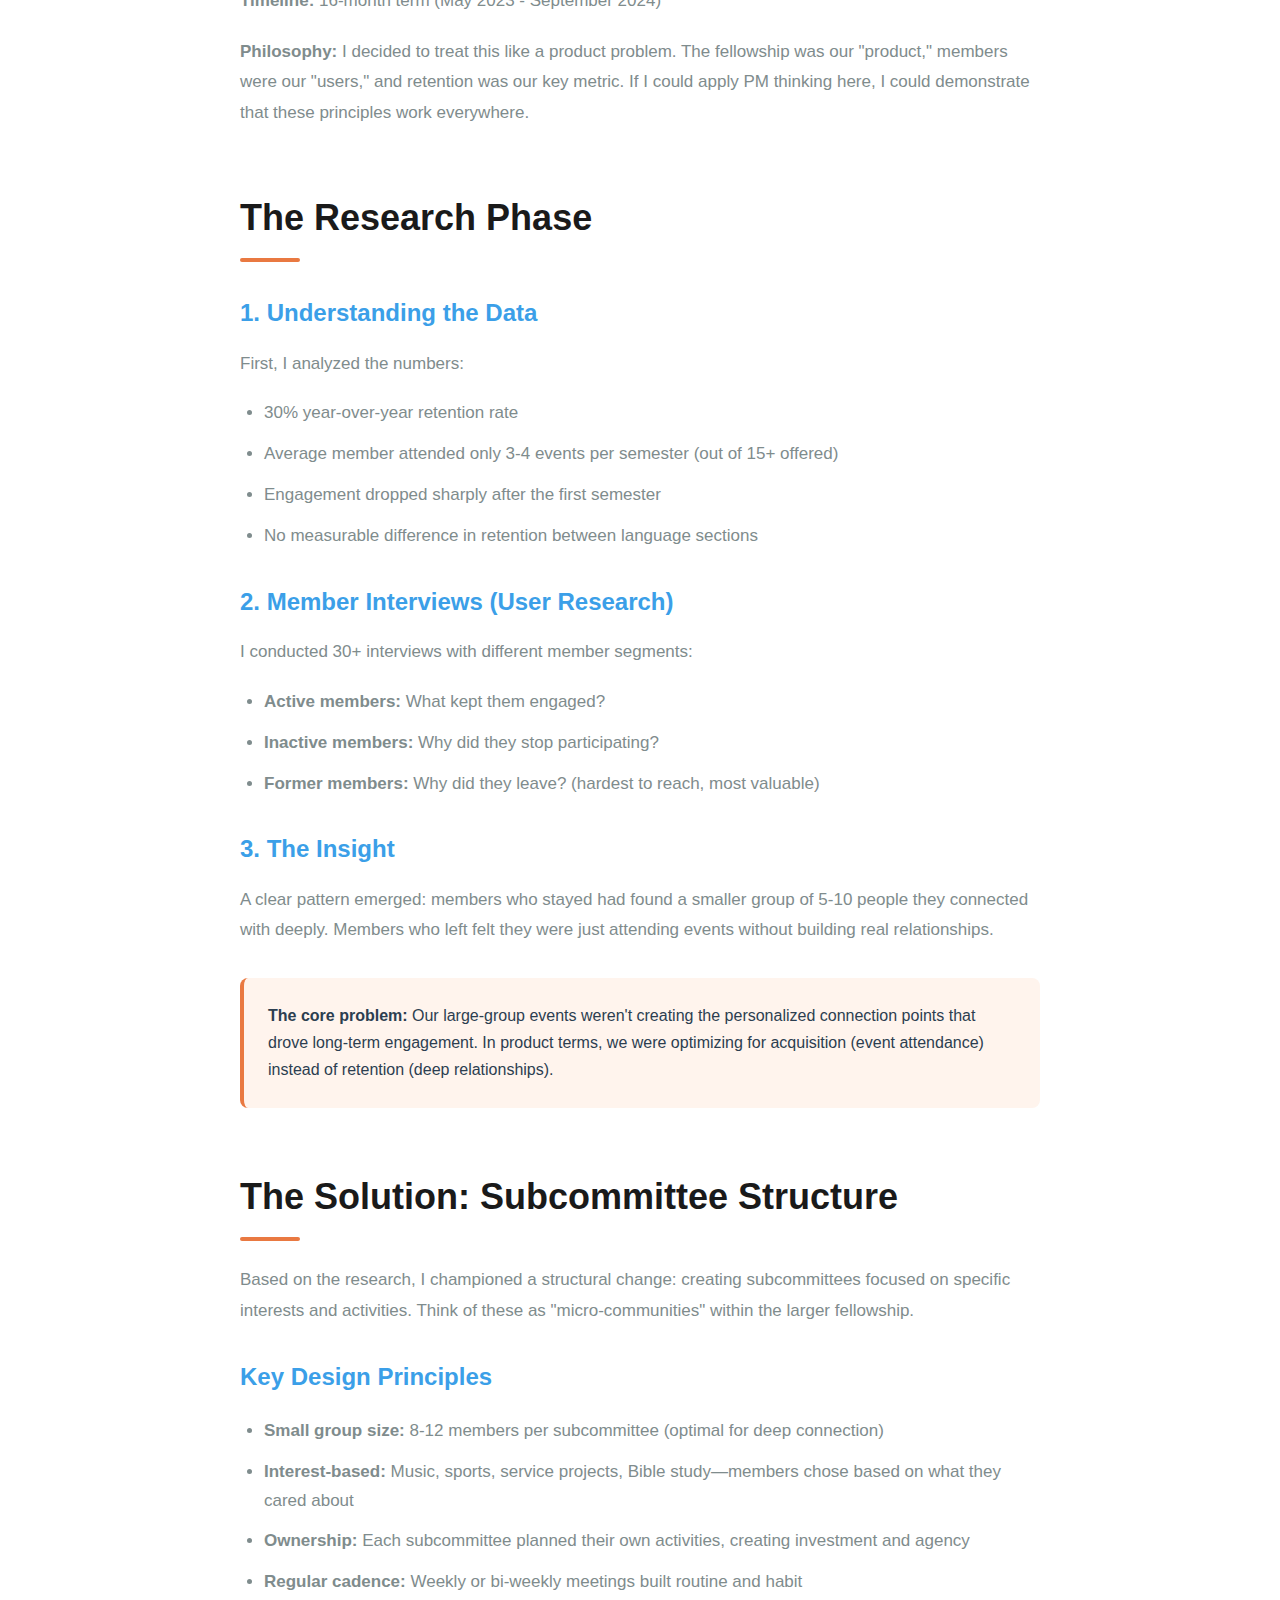
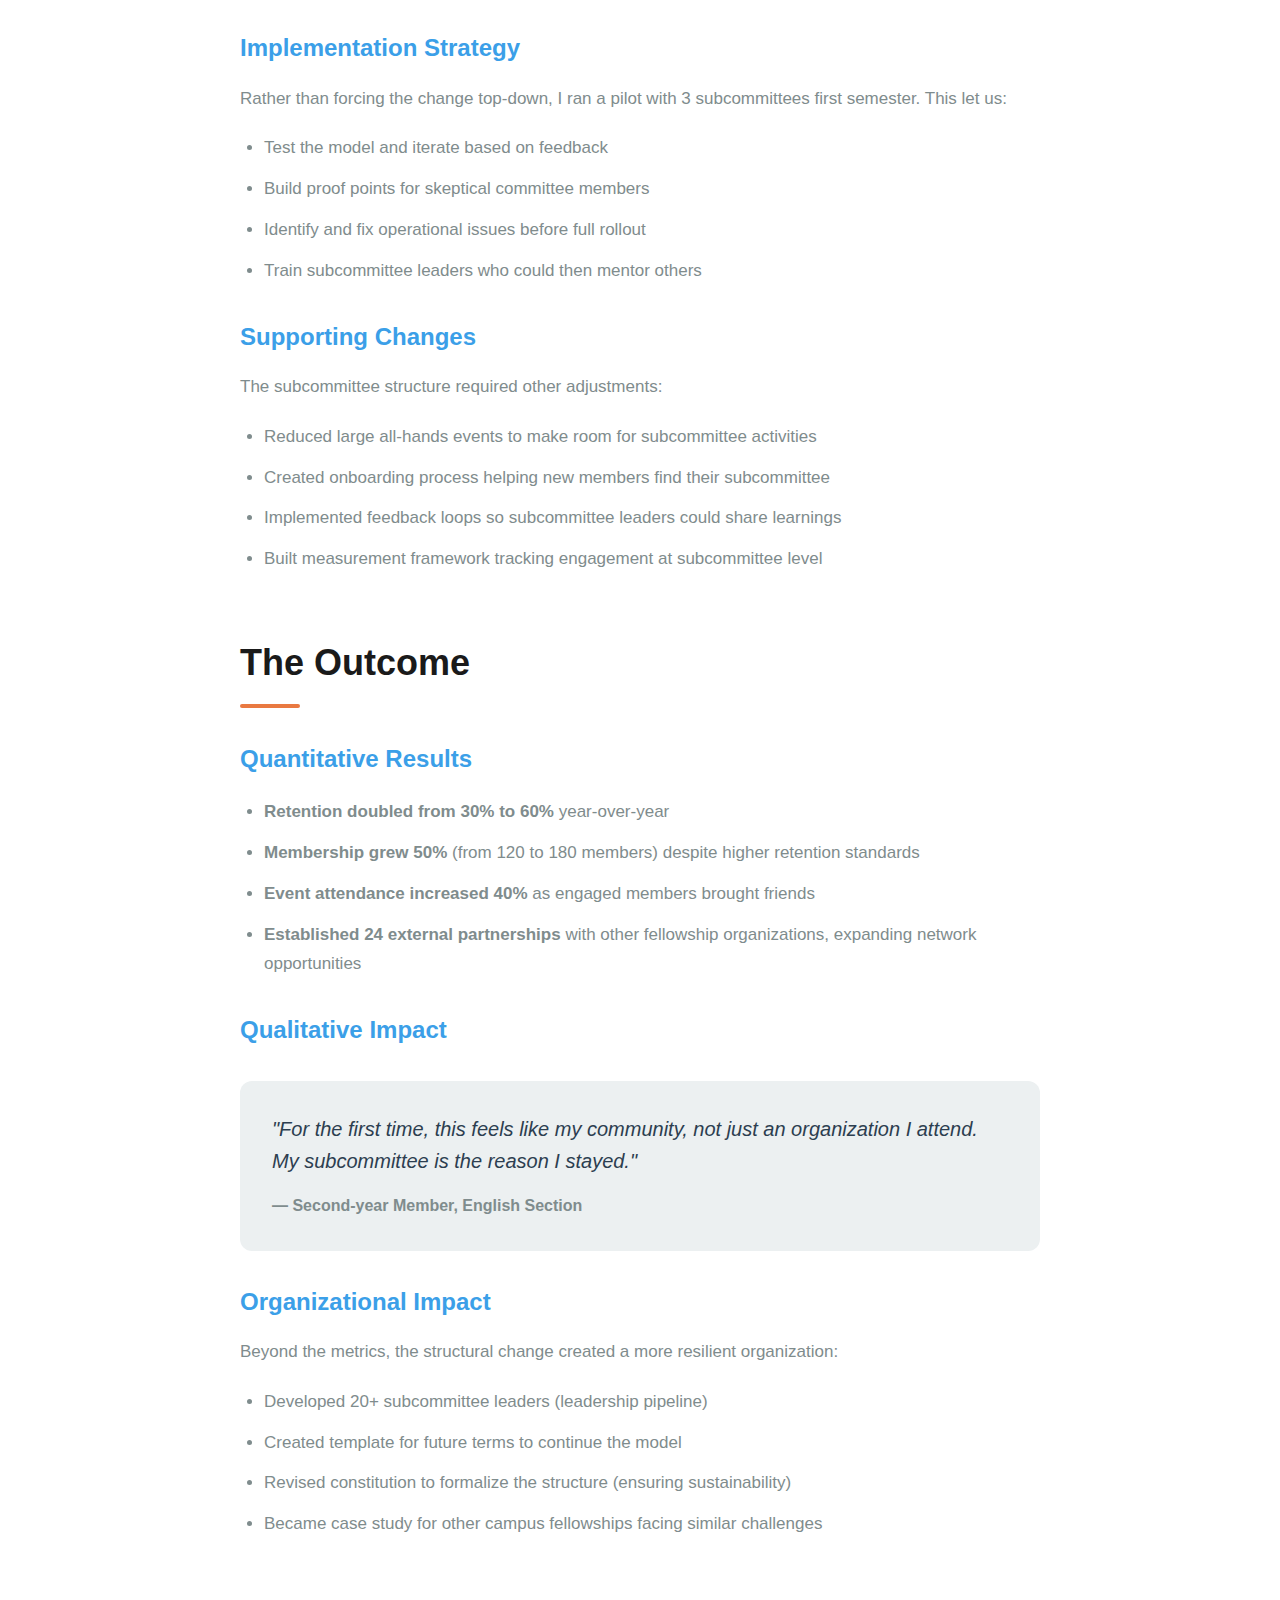
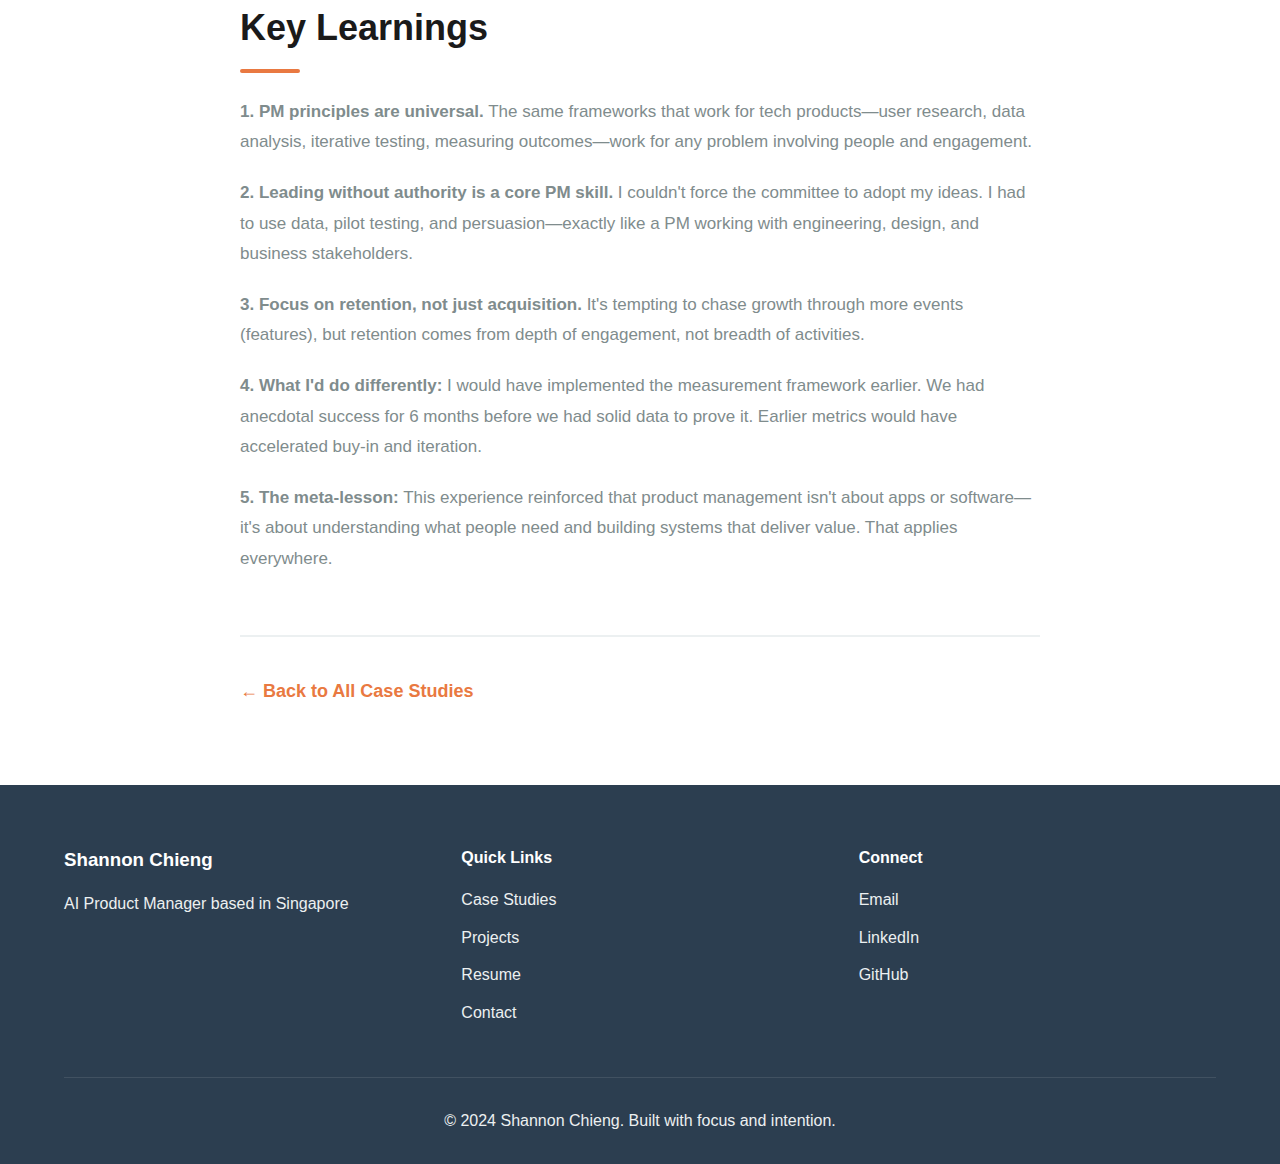
<file: case-study-community.html>
<!DOCTYPE html>
<html lang="en">
<head>
    <meta charset="UTF-8">
    <meta name="viewport" content="width=device-width, initial-scale=1.0">
    <title>Case Study: Community Retention - Shannon Chieng</title>
    <link rel="stylesheet" href="styles.css">
</head>
<body>
    <nav class="navbar">
        <div class="nav-container">
            <a href="index.html" class="nav-logo">Shannon Chieng</a>
            <ul class="nav-menu">
                <li><a href="index.html" class="nav-link">Home</a></li>
                <li><a href="about.html" class="nav-link">About</a></li>
                <li><a href="case-studies.html" class="nav-link active">Case Studies</a></li>
                <li><a href="projects.html" class="nav-link">Projects</a></li>
                <li><a href="resume.html" class="nav-link">Resume</a></li>
                <li><a href="contact.html" class="nav-link contact-btn">Contact</a></li>
            </ul>
        </div>
    </nav>

    <section class="case-study-hero">
        <div class="container">
            <div class="case-study-header">
                <span class="case-study-tag">Product Thinking • Community • Strategy</span>
                <h1 class="case-study-title">Product Thinking Beyond Tech: Doubling Retention to 60%</h1>
                <p class="case-study-intro">
                    How I applied product management principles to community building—conducting member research, 
                    identifying engagement gaps, and implementing data-driven solutions that doubled retention 
                    while growing membership 50%.
                </p>
            </div>
            
            <div class="metrics-bar">
                <div class="metric-item">
                    <span class="metric-number">30% → 60%</span>
                    <span class="metric-description">Retention Rate</span>
                </div>
                <div class="metric-item">
                    <span class="metric-number">+50%</span>
                    <span class="metric-description">Membership Growth</span>
                </div>
                <div class="metric-item">
                    <span class="metric-number">180</span>
                    <span class="metric-description">Active Members</span>
                </div>
                <div class="metric-item">
                    <span class="metric-number">24</span>
                    <span class="metric-description">External Partnerships</span>
                </div>
            </div>
        </div>
    </section>

    <section class="case-study-content">
        <div class="container">
            <div class="content-wrapper">
                <div class="cs-section">
                    <h2 class="cs-heading">The Problem</h2>
                    <div class="cs-content">
                        <p class="cs-text">
                            When I became Vice President of NTU's faith-based fellowship club (180 members across 
                            3 language sections), I inherited an organization with a retention crisis. Only 30% of 
                            first-year members returned for their second year, and overall engagement was declining.
                        </p>
                        <p class="cs-text">
                            This wasn't a tech product, but the problem felt familiar: we had users (members) who 
                            were churning, and we didn't really understand why. The leadership team's default response 
                            was to plan more events and hope engagement improved. But throwing features at a problem 
                            without understanding the root cause rarely works—in tech products or community building.
                        </p>
                        <div class="callout">
                            <p class="callout-text">
                                <strong>The stakes:</strong> Low retention meant we were constantly recruiting to 
                                replace churned members instead of growing. It also meant most members never stayed 
                                long enough to develop deep connections or contribute meaningfully.
                            </p>
                        </div>
                    </div>
                </div>

                <div class="cs-section">
                    <h2 class="cs-heading">My Role & Approach</h2>
                    <div class="cs-content">
                        <p class="cs-text">
                            <strong>Role:</strong> Vice President, responsible for overall management and member 
                            engagement strategy
                        </p>
                        <p class="cs-text">
                            <strong>Team:</strong> Worked with President and 15 committee members across 3 language 
                            sections (English, Chinese, Tamil)
                        </p>
                        <p class="cs-text">
                            <strong>Timeline:</strong> 16-month term (May 2023 - September 2024)
                        </p>
                        <p class="cs-text">
                            <strong>Philosophy:</strong> I decided to treat this like a product problem. The fellowship 
                            was our "product," members were our "users," and retention was our key metric. If I could 
                            apply PM thinking here, I could demonstrate that these principles work everywhere.
                        </p>
                    </div>
                </div>

                <div class="cs-section">
                    <h2 class="cs-heading">The Research Phase</h2>
                    <div class="cs-content">
                        <h3 class="cs-subheading">1. Understanding the Data</h3>
                        <p class="cs-text">
                            First, I analyzed the numbers:
                        </p>
                        <ul class="cs-list">
                            <li>30% year-over-year retention rate</li>
                            <li>Average member attended only 3-4 events per semester (out of 15+ offered)</li>
                            <li>Engagement dropped sharply after the first semester</li>
                            <li>No measurable difference in retention between language sections</li>
                        </ul>

                        <h3 class="cs-subheading">2. Member Interviews (User Research)</h3>
                        <p class="cs-text">
                            I conducted 30+ interviews with different member segments:
                        </p>
                        <ul class="cs-list">
                            <li><strong>Active members:</strong> What kept them engaged?</li>
                            <li><strong>Inactive members:</strong> Why did they stop participating?</li>
                            <li><strong>Former members:</strong> Why did they leave? (hardest to reach, most valuable)</li>
                        </ul>

                        <h3 class="cs-subheading">3. The Insight</h3>
                        <p class="cs-text">
                            A clear pattern emerged: members who stayed had found a smaller group of 5-10 people they 
                            connected with deeply. Members who left felt they were just attending events without 
                            building real relationships.
                        </p>
                        <div class="callout callout-orange">
                            <p class="callout-text">
                                <strong>The core problem:</strong> Our large-group events weren't creating the 
                                personalized connection points that drove long-term engagement. In product terms, 
                                we were optimizing for acquisition (event attendance) instead of retention (deep 
                                relationships).
                            </p>
                        </div>
                    </div>
                </div>

                <div class="cs-section">
                    <h2 class="cs-heading">The Solution: Subcommittee Structure</h2>
                    <div class="cs-content">
                        <p class="cs-text">
                            Based on the research, I championed a structural change: creating subcommittees focused 
                            on specific interests and activities. Think of these as "micro-communities" within the 
                            larger fellowship.
                        </p>

                        <h3 class="cs-subheading">Key Design Principles</h3>
                        <ul class="cs-list">
                            <li><strong>Small group size:</strong> 8-12 members per subcommittee (optimal for 
                            deep connection)</li>
                            <li><strong>Interest-based:</strong> Music, sports, service projects, Bible study—members 
                            chose based on what they cared about</li>
                            <li><strong>Ownership:</strong> Each subcommittee planned their own activities, creating 
                            investment and agency</li>
                            <li><strong>Regular cadence:</strong> Weekly or bi-weekly meetings built routine and habit</li>
                        </ul>

                        <h3 class="cs-subheading">Implementation Strategy</h3>
                        <p class="cs-text">
                            Rather than forcing the change top-down, I ran a pilot with 3 subcommittees first semester. 
                            This let us:
                        </p>
                        <ul class="cs-list">
                            <li>Test the model and iterate based on feedback</li>
                            <li>Build proof points for skeptical committee members</li>
                            <li>Identify and fix operational issues before full rollout</li>
                            <li>Train subcommittee leaders who could then mentor others</li>
                        </ul>

                        <h3 class="cs-subheading">Supporting Changes</h3>
                        <p class="cs-text">
                            The subcommittee structure required other adjustments:
                        </p>
                        <ul class="cs-list">
                            <li>Reduced large all-hands events to make room for subcommittee activities</li>
                            <li>Created onboarding process helping new members find their subcommittee</li>
                            <li>Implemented feedback loops so subcommittee leaders could share learnings</li>
                            <li>Built measurement framework tracking engagement at subcommittee level</li>
                        </ul>
                    </div>
                </div>

                <div class="cs-section">
                    <h2 class="cs-heading">The Outcome</h2>
                    <div class="cs-content">
                        <h3 class="cs-subheading">Quantitative Results</h3>
                        <ul class="cs-list">
                            <li><strong>Retention doubled from 30% to 60%</strong> year-over-year</li>
                            <li><strong>Membership grew 50%</strong> (from 120 to 180 members) despite higher retention 
                            standards</li>
                            <li><strong>Event attendance increased 40%</strong> as engaged members brought friends</li>
                            <li><strong>Established 24 external partnerships</strong> with other fellowship organizations, 
                            expanding network opportunities</li>
                        </ul>

                        <h3 class="cs-subheading">Qualitative Impact</h3>
                        <div class="quote-block">
                            <p class="quote-text">
                                "For the first time, this feels like my community, not just an organization I attend. 
                                My subcommittee is the reason I stayed."
                            </p>
                            <p class="quote-author">— Second-year Member, English Section</p>
                        </div>

                        <h3 class="cs-subheading">Organizational Impact</h3>
                        <p class="cs-text">
                            Beyond the metrics, the structural change created a more resilient organization:
                        </p>
                        <ul class="cs-list">
                            <li>Developed 20+ subcommittee leaders (leadership pipeline)</li>
                            <li>Created template for future terms to continue the model</li>
                            <li>Revised constitution to formalize the structure (ensuring sustainability)</li>
                            <li>Became case study for other campus fellowships facing similar challenges</li>
                        </ul>
                    </div>
                </div>

                <div class="cs-section">
                    <h2 class="cs-heading">Key Learnings</h2>
                    <div class="cs-content">
                        <p class="cs-text">
                            <strong>1. PM principles are universal.</strong> The same frameworks that work for tech 
                            products—user research, data analysis, iterative testing, measuring outcomes—work for 
                            any problem involving people and engagement.
                        </p>
                        <p class="cs-text">
                            <strong>2. Leading without authority is a core PM skill.</strong> I couldn't force the 
                            committee to adopt my ideas. I had to use data, pilot testing, and persuasion—exactly 
                            like a PM working with engineering, design, and business stakeholders.
                        </p>
                        <p class="cs-text">
                            <strong>3. Focus on retention, not just acquisition.</strong> It's tempting to chase 
                            growth through more events (features), but retention comes from depth of engagement, 
                            not breadth of activities.
                        </p>
                        <p class="cs-text">
                            <strong>4. What I'd do differently:</strong> I would have implemented the measurement 
                            framework earlier. We had anecdotal success for 6 months before we had solid data to 
                            prove it. Earlier metrics would have accelerated buy-in and iteration.
                        </p>
                        <p class="cs-text">
                            <strong>5. The meta-lesson:</strong> This experience reinforced that product management 
                            isn't about apps or software—it's about understanding what people need and building 
                            systems that deliver value. That applies everywhere.
                        </p>
                    </div>
                </div>

                <div class="cs-navigation">
                    <a href="case-studies.html" class="cs-nav-link">
                        ← Back to All Case Studies
                    </a>
                </div>
            </div>
        </div>
    </section>

    <footer class="footer">
        <div class="container">
            <div class="footer-content">
                <div class="footer-section">
                    <h3>Shannon Chieng</h3>
                    <p>AI Product Manager based in Singapore</p>
                </div>
                <div class="footer-section">
                    <h4>Quick Links</h4>
                    <ul class="footer-links">
                        <li><a href="case-studies.html">Case Studies</a></li>
                        <li><a href="projects.html">Projects</a></li>
                        <li><a href="resume.html">Resume</a></li>
                        <li><a href="contact.html">Contact</a></li>
                    </ul>
                </div>
                <div class="footer-section">
                    <h4>Connect</h4>
                    <ul class="footer-links">
                        <li><a href="mailto:shan.chieng@gmail.com">Email</a></li>
                        <li><a href="https://linkedin.com/in/yourprofile" target="_blank">LinkedIn</a></li>
                        <li><a href="https://github.com/yourusername" target="_blank">GitHub</a></li>
                    </ul>
                </div>
            </div>
            <div class="footer-bottom">
                <p>&copy; 2024 Shannon Chieng. Built with focus and intention.</p>
            </div>
        </div>
    </footer>

    <style>
        .case-study-hero {
            background: linear-gradient(135deg, #E8F4FD 0%, #FFFFFF 100%);
            padding: 80px 0 40px;
        }

        .case-study-header {
            max-width: 800px;
            margin: 0 auto 60px;
        }

        .case-study-tag {
            display: inline-block;
            background: var(--sky-blue);
            color: var(--white);
            padding: 8px 20px;
            border-radius: 20px;
            font-size: 14px;
            font-weight: 600;
            margin-bottom: 24px;
        }

        .case-study-title {
            font-size: 48px;
            font-weight: 800;
            color: var(--black);
            line-height: 1.2;
            margin-bottom: 24px;
        }

        .case-study-intro {
            font-size: 20px;
            line-height: 1.7;
            color: var(--medium-gray);
        }

        .metrics-bar {
            display: grid;
            grid-template-columns: repeat(auto-fit, minmax(200px, 1fr));
            gap: 32px;
            padding: 40px;
            background: var(--white);
            border-radius: 12px;
            box-shadow: 0 4px 20px rgba(0,0,0,0.08);
        }

        .metric-item {
            text-align: center;
        }

        .metric-number {
            display: block;
            font-size: 32px;
            font-weight: 800;
            color: var(--sky-blue);
            margin-bottom: 8px;
        }

        .metric-description {
            display: block;
            font-size: 14px;
            color: var(--medium-gray);
            text-transform: uppercase;
            letter-spacing: 0.5px;
        }

        .case-study-content {
            padding: 80px 0;
        }

        .content-wrapper {
            max-width: 800px;
            margin: 0 auto;
        }

        .cs-section {
            margin-bottom: 60px;
        }

        .cs-heading {
            font-size: 36px;
            font-weight: 700;
            color: var(--black);
            margin-bottom: 24px;
            position: relative;
            padding-bottom: 16px;
        }

        .cs-heading::after {
            content: '';
            position: absolute;
            bottom: 0;
            left: 0;
            width: 60px;
            height: 4px;
            background: var(--claude-orange);
            border-radius: 2px;
        }

        .cs-subheading {
            font-size: 24px;
            font-weight: 700;
            color: var(--sky-blue);
            margin: 32px 0 16px;
        }

        .cs-text {
            font-size: 17px;
            line-height: 1.8;
            color: var(--medium-gray);
            margin-bottom: 20px;
        }

        .cs-list {
            margin: 20px 0 20px 24px;
            color: var(--medium-gray);
        }

        .cs-list li {
            margin-bottom: 12px;
            line-height: 1.7;
            font-size: 17px;
        }

        .callout {
            background: #E8F4FD;
            border-left: 4px solid var(--sky-blue);
            padding: 24px;
            border-radius: 8px;
            margin: 32px 0;
        }

        .callout-orange {
            background: #FFF4ED;
            border-left-color: var(--claude-orange);
        }

        .callout-text {
            font-size: 16px;
            line-height: 1.7;
            color: var(--dark-gray);
            margin: 0;
        }

        .quote-block {
            background: var(--light-gray);
            padding: 32px;
            border-radius: 12px;
            margin: 32px 0;
        }

        .quote-text {
            font-size: 20px;
            font-style: italic;
            line-height: 1.6;
            color: var(--dark-gray);
            margin-bottom: 16px;
        }

        .quote-author {
            font-size: 16px;
            color: var(--medium-gray);
            font-weight: 600;
        }

        .cs-navigation {
            margin-top: 60px;
            padding-top: 40px;
            border-top: 2px solid var(--light-gray);
        }

        .cs-nav-link {
            display: inline-flex;
            align-items: center;
            color: var(--claude-orange);
            font-size: 18px;
            font-weight: 600;
            text-decoration: none;
            transition: gap 0.3s;
            gap: 8px;
        }

        .cs-nav-link:hover {
            gap: 16px;
        }

        @media (max-width: 768px) {
            .case-study-title {
                font-size: 32px;
            }

            .metrics-bar {
                grid-template-columns: 1fr 1fr;
            }
        }
    </style>
</body>
</html>
</file>
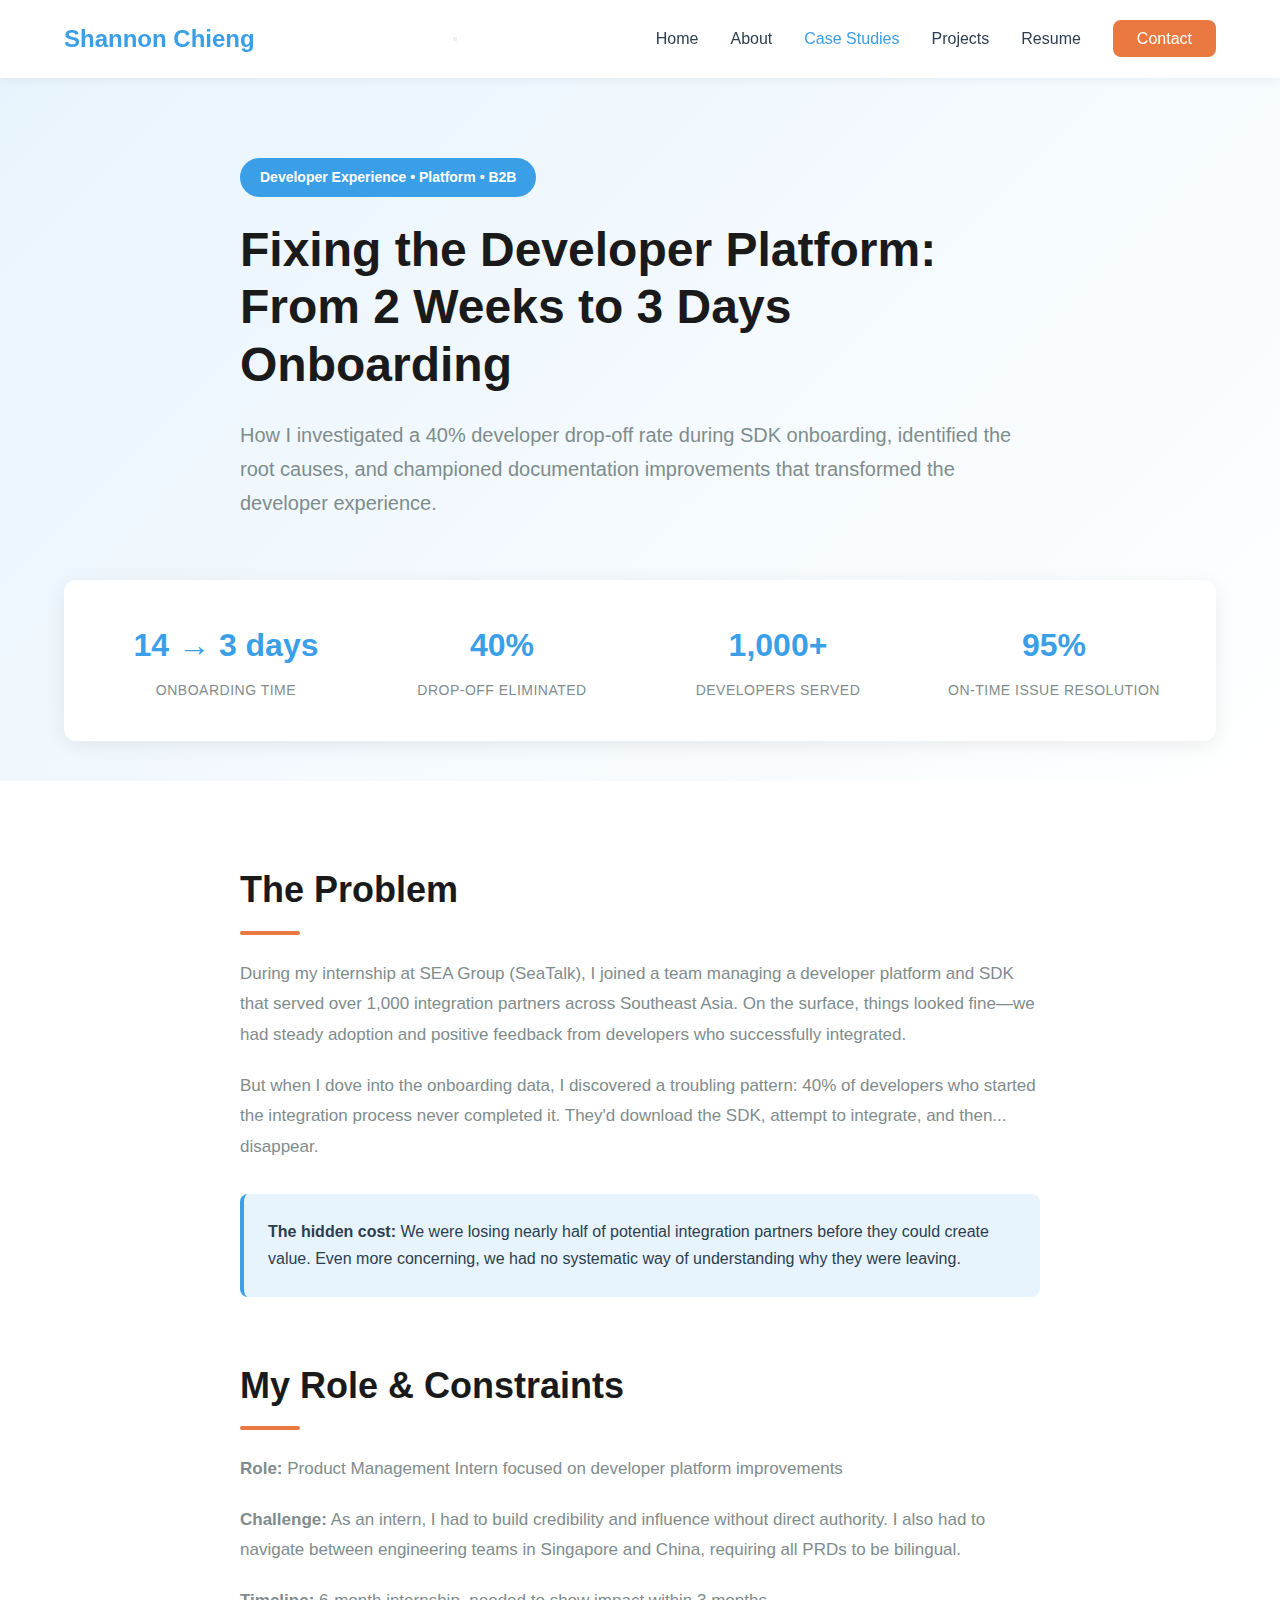
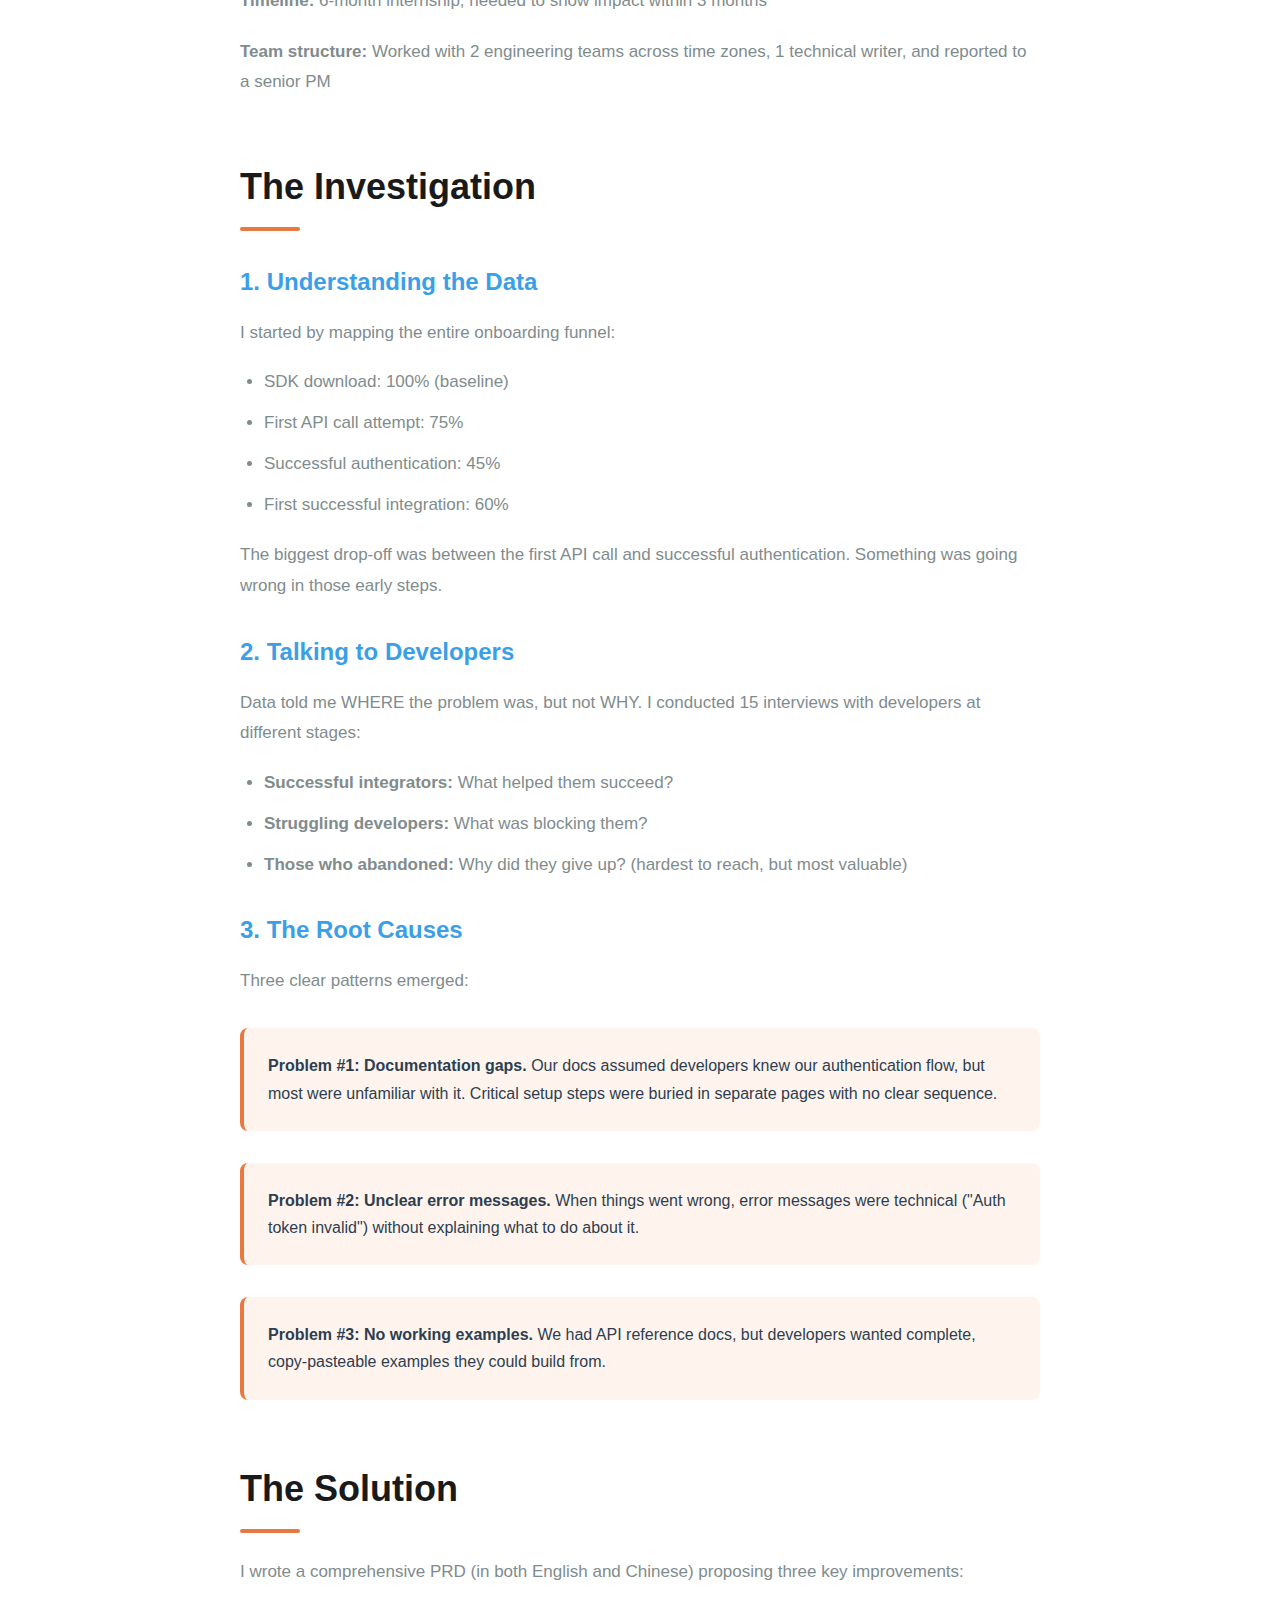
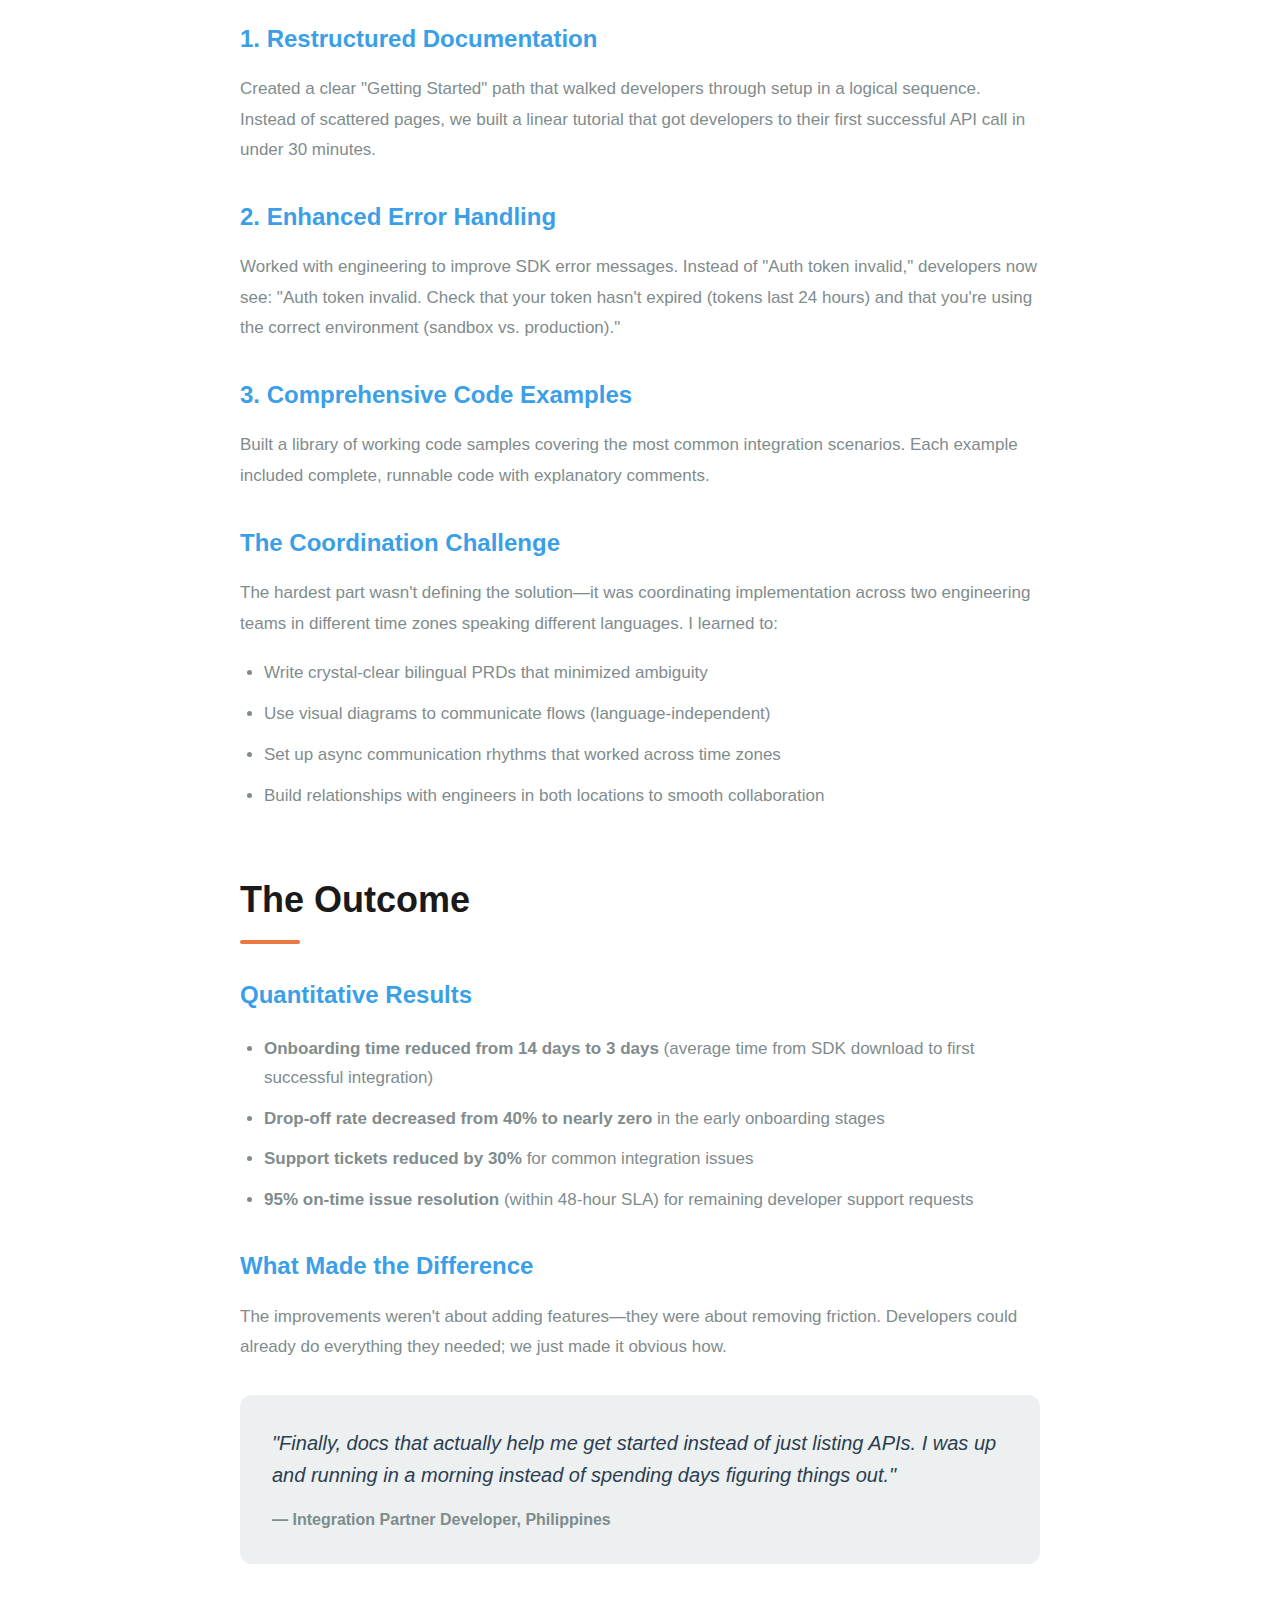
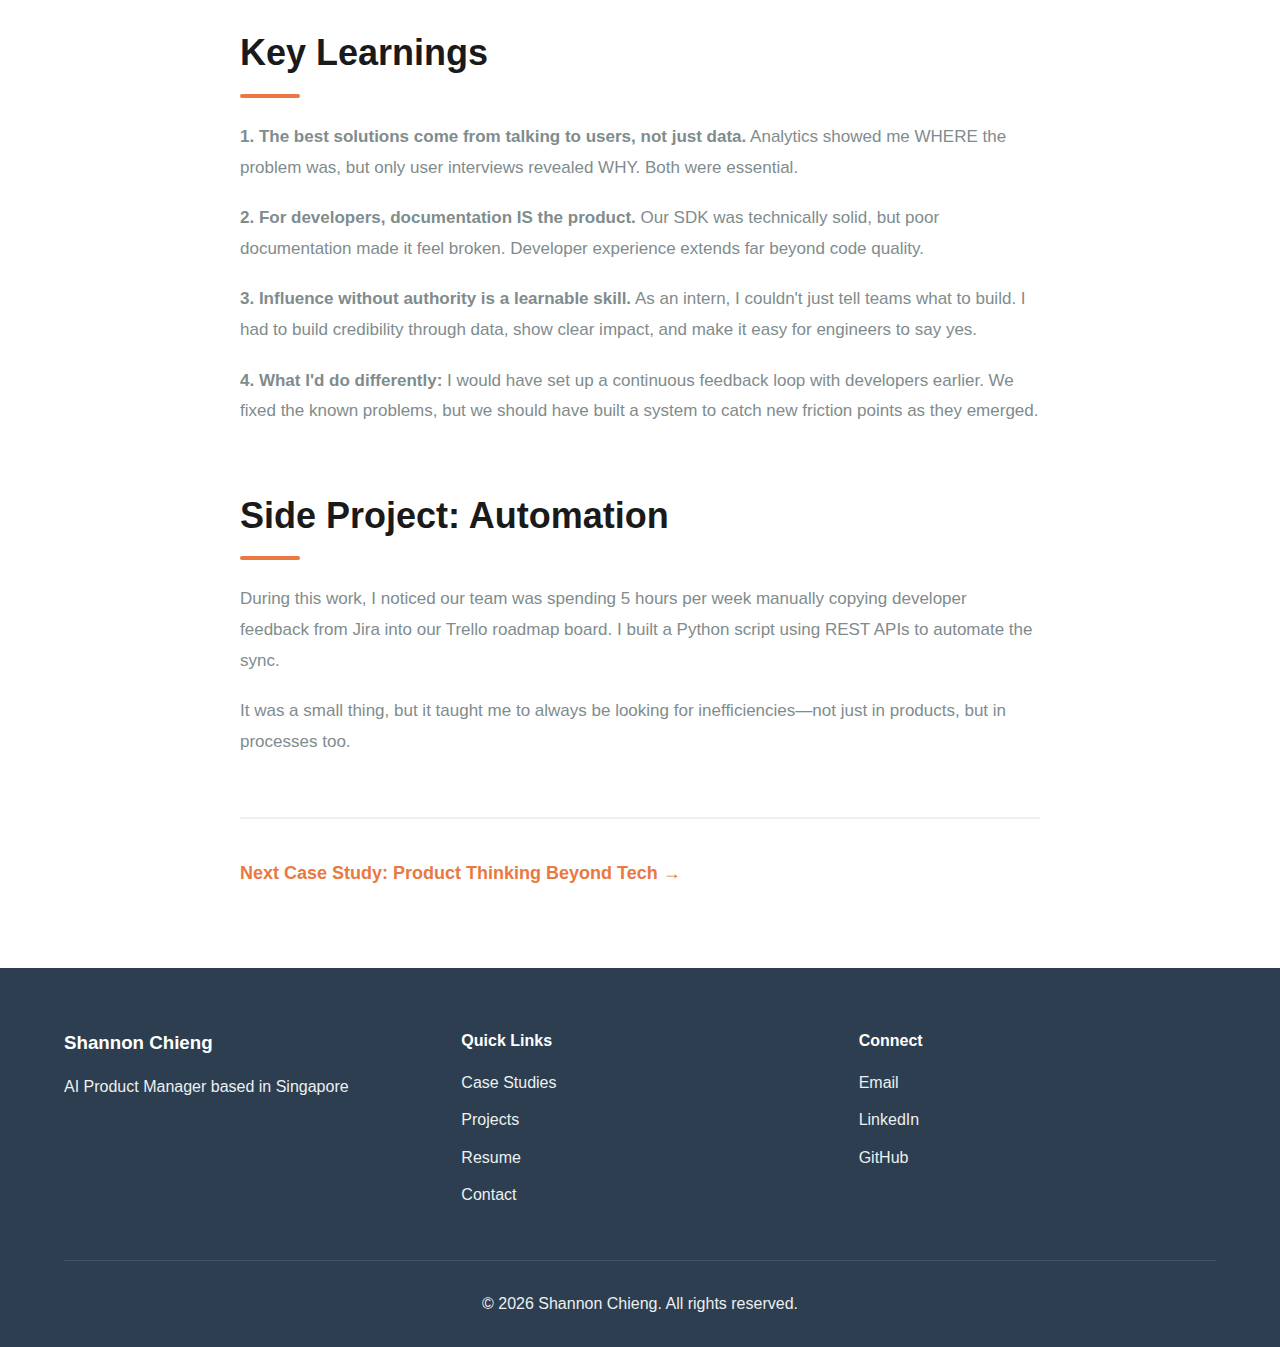
<file: case-study-developer.html>
<!DOCTYPE html>
<html lang="en">
<head>
    <meta charset="UTF-8">
    <meta name="viewport" content="width=device-width, initial-scale=1.0">
    <title>Case Study: Developer Platform - Shannon Chieng</title>
    <link rel="stylesheet" href="styles.css">
</head>
<body data-page="case-studies">
    <nav class="navbar">
        <div class="nav-container">
            <a href="index.html" class="nav-logo">Shannon Chieng</a>
            <button class="nav-toggle" type="button" aria-label="Toggle navigation" aria-expanded="false">
                <span class="nav-toggle-bar"></span>
                <span class="nav-toggle-bar"></span>
                <span class="nav-toggle-bar"></span>
            </button>
            <ul class="nav-menu" data-nav-menu>
                <li><a href="index.html" class="nav-link" data-nav="home">Home</a></li>
                <li><a href="about.html" class="nav-link" data-nav="about">About</a></li>
                <li><a href="case-studies.html" class="nav-link" data-nav="case-studies">Case Studies</a></li>
                <li><a href="projects.html" class="nav-link" data-nav="projects">Projects</a></li>
                <li><a href="resume.html" class="nav-link" data-nav="resume">Resume</a></li>
                <li><a href="contact.html" class="nav-link contact-btn" data-nav="contact">Contact</a></li>
            </ul>
        </div>
    </nav>

    <section class="case-study-hero">
        <div class="container">
            <div class="case-study-header">
                <span class="case-study-tag">Developer Experience • Platform • B2B</span>
                <h1 class="case-study-title">Fixing the Developer Platform: From 2 Weeks to 3 Days Onboarding</h1>
                <p class="case-study-intro">
                    How I investigated a 40% developer drop-off rate during SDK onboarding, identified the 
                    root causes, and championed documentation improvements that transformed the developer experience.
                </p>
            </div>
            
            <div class="metrics-bar">
                <div class="metric-item">
                    <span class="metric-number">14 → 3 days</span>
                    <span class="metric-description">Onboarding Time</span>
                </div>
                <div class="metric-item">
                    <span class="metric-number">40%</span>
                    <span class="metric-description">Drop-off Eliminated</span>
                </div>
                <div class="metric-item">
                    <span class="metric-number">1,000+</span>
                    <span class="metric-description">Developers Served</span>
                </div>
                <div class="metric-item">
                    <span class="metric-number">95%</span>
                    <span class="metric-description">On-time Issue Resolution</span>
                </div>
            </div>
        </div>
    </section>

    <section class="case-study-content">
        <div class="container">
            <div class="content-wrapper">
                <div class="cs-section">
                    <h2 class="cs-heading">The Problem</h2>
                    <div class="cs-content">
                        <p class="cs-text">
                            During my internship at SEA Group (SeaTalk), I joined a team managing a developer 
                            platform and SDK that served over 1,000 integration partners across Southeast Asia. 
                            On the surface, things looked fine—we had steady adoption and positive feedback from 
                            developers who successfully integrated.
                        </p>
                        <p class="cs-text">
                            But when I dove into the onboarding data, I discovered a troubling pattern: 40% of 
                            developers who started the integration process never completed it. They'd download the 
                            SDK, attempt to integrate, and then... disappear.
                        </p>
                        <div class="callout">
                            <p class="callout-text">
                                <strong>The hidden cost:</strong> We were losing nearly half of potential integration 
                                partners before they could create value. Even more concerning, we had no systematic 
                                way of understanding why they were leaving.
                            </p>
                        </div>
                    </div>
                </div>

                <div class="cs-section">
                    <h2 class="cs-heading">My Role & Constraints</h2>
                    <div class="cs-content">
                        <p class="cs-text">
                            <strong>Role:</strong> Product Management Intern focused on developer platform improvements
                        </p>
                        <p class="cs-text">
                            <strong>Challenge:</strong> As an intern, I had to build credibility and influence without 
                            direct authority. I also had to navigate between engineering teams in Singapore and China, 
                            requiring all PRDs to be bilingual.
                        </p>
                        <p class="cs-text">
                            <strong>Timeline:</strong> 6-month internship, needed to show impact within 3 months
                        </p>
                        <p class="cs-text">
                            <strong>Team structure:</strong> Worked with 2 engineering teams across time zones, 
                            1 technical writer, and reported to a senior PM
                        </p>
                    </div>
                </div>

                <div class="cs-section">
                    <h2 class="cs-heading">The Investigation</h2>
                    <div class="cs-content">
                        <h3 class="cs-subheading">1. Understanding the Data</h3>
                        <p class="cs-text">
                            I started by mapping the entire onboarding funnel:
                        </p>
                        <ul class="cs-list">
                            <li>SDK download: 100% (baseline)</li>
                            <li>First API call attempt: 75%</li>
                            <li>Successful authentication: 45%</li>
                            <li>First successful integration: 60%</li>
                        </ul>
                        <p class="cs-text">
                            The biggest drop-off was between the first API call and successful authentication. 
                            Something was going wrong in those early steps.
                        </p>

                        <h3 class="cs-subheading">2. Talking to Developers</h3>
                        <p class="cs-text">
                            Data told me WHERE the problem was, but not WHY. I conducted 15 interviews with developers 
                            at different stages:
                        </p>
                        <ul class="cs-list">
                            <li><strong>Successful integrators:</strong> What helped them succeed?</li>
                            <li><strong>Struggling developers:</strong> What was blocking them?</li>
                            <li><strong>Those who abandoned:</strong> Why did they give up? (hardest to reach, but 
                            most valuable)</li>
                        </ul>

                        <h3 class="cs-subheading">3. The Root Causes</h3>
                        <p class="cs-text">
                            Three clear patterns emerged:
                        </p>
                        <div class="callout callout-orange">
                            <p class="callout-text">
                                <strong>Problem #1: Documentation gaps.</strong> Our docs assumed developers knew 
                                our authentication flow, but most were unfamiliar with it. Critical setup steps 
                                were buried in separate pages with no clear sequence.
                            </p>
                        </div>
                        <div class="callout callout-orange">
                            <p class="callout-text">
                                <strong>Problem #2: Unclear error messages.</strong> When things went wrong, error 
                                messages were technical ("Auth token invalid") without explaining what to do about it.
                            </p>
                        </div>
                        <div class="callout callout-orange">
                            <p class="callout-text">
                                <strong>Problem #3: No working examples.</strong> We had API reference docs, but 
                                developers wanted complete, copy-pasteable examples they could build from.
                            </p>
                        </div>
                    </div>
                </div>

                <div class="cs-section">
                    <h2 class="cs-heading">The Solution</h2>
                    <div class="cs-content">
                        <p class="cs-text">
                            I wrote a comprehensive PRD (in both English and Chinese) proposing three key improvements:
                        </p>

                        <h3 class="cs-subheading">1. Restructured Documentation</h3>
                        <p class="cs-text">
                            Created a clear "Getting Started" path that walked developers through setup in a logical 
                            sequence. Instead of scattered pages, we built a linear tutorial that got developers to 
                            their first successful API call in under 30 minutes.
                        </p>

                        <h3 class="cs-subheading">2. Enhanced Error Handling</h3>
                        <p class="cs-text">
                            Worked with engineering to improve SDK error messages. Instead of "Auth token invalid," 
                            developers now see: "Auth token invalid. Check that your token hasn't expired (tokens 
                            last 24 hours) and that you're using the correct environment (sandbox vs. production)."
                        </p>

                        <h3 class="cs-subheading">3. Comprehensive Code Examples</h3>
                        <p class="cs-text">
                            Built a library of working code samples covering the most common integration scenarios. 
                            Each example included complete, runnable code with explanatory comments.
                        </p>

                        <h3 class="cs-subheading">The Coordination Challenge</h3>
                        <p class="cs-text">
                            The hardest part wasn't defining the solution—it was coordinating implementation across 
                            two engineering teams in different time zones speaking different languages. I learned to:
                        </p>
                        <ul class="cs-list">
                            <li>Write crystal-clear bilingual PRDs that minimized ambiguity</li>
                            <li>Use visual diagrams to communicate flows (language-independent)</li>
                            <li>Set up async communication rhythms that worked across time zones</li>
                            <li>Build relationships with engineers in both locations to smooth collaboration</li>
                        </ul>
                    </div>
                </div>

                <div class="cs-section">
                    <h2 class="cs-heading">The Outcome</h2>
                    <div class="cs-content">
                        <h3 class="cs-subheading">Quantitative Results</h3>
                        <ul class="cs-list">
                            <li><strong>Onboarding time reduced from 14 days to 3 days</strong> (average time from 
                            SDK download to first successful integration)</li>
                            <li><strong>Drop-off rate decreased from 40% to nearly zero</strong> in the early 
                            onboarding stages</li>
                            <li><strong>Support tickets reduced by 30%</strong> for common integration issues</li>
                            <li><strong>95% on-time issue resolution</strong> (within 48-hour SLA) for remaining 
                            developer support requests</li>
                        </ul>

                        <h3 class="cs-subheading">What Made the Difference</h3>
                        <p class="cs-text">
                            The improvements weren't about adding features—they were about removing friction. 
                            Developers could already do everything they needed; we just made it obvious how.
                        </p>
                        <div class="quote-block">
                            <p class="quote-text">
                                "Finally, docs that actually help me get started instead of just listing APIs. 
                                I was up and running in a morning instead of spending days figuring things out."
                            </p>
                            <p class="quote-author">— Integration Partner Developer, Philippines</p>
                        </div>
                    </div>
                </div>

                <div class="cs-section">
                    <h2 class="cs-heading">Key Learnings</h2>
                    <div class="cs-content">
                        <p class="cs-text">
                            <strong>1. The best solutions come from talking to users, not just data.</strong> 
                            Analytics showed me WHERE the problem was, but only user interviews revealed WHY. 
                            Both were essential.
                        </p>
                        <p class="cs-text">
                            <strong>2. For developers, documentation IS the product.</strong> Our SDK was technically 
                            solid, but poor documentation made it feel broken. Developer experience extends far beyond 
                            code quality.
                        </p>
                        <p class="cs-text">
                            <strong>3. Influence without authority is a learnable skill.</strong> As an intern, I 
                            couldn't just tell teams what to build. I had to build credibility through data, show 
                            clear impact, and make it easy for engineers to say yes.
                        </p>
                        <p class="cs-text">
                            <strong>4. What I'd do differently:</strong> I would have set up a continuous feedback 
                            loop with developers earlier. We fixed the known problems, but we should have built a 
                            system to catch new friction points as they emerged.
                        </p>
                    </div>
                </div>

                <div class="cs-section">
                    <h2 class="cs-heading">Side Project: Automation</h2>
                    <div class="cs-content">
                        <p class="cs-text">
                            During this work, I noticed our team was spending 5 hours per week manually copying 
                            developer feedback from Jira into our Trello roadmap board. I built a Python script 
                            using REST APIs to automate the sync.
                        </p>
                        <p class="cs-text">
                            It was a small thing, but it taught me to always be looking for inefficiencies—not 
                            just in products, but in processes too.
                        </p>
                    </div>
                </div>

                <div class="cs-navigation">
                    <a href="case-study-community.html" class="cs-nav-link">
                        Next Case Study: Product Thinking Beyond Tech →
                    </a>
                </div>
            </div>
        </div>
    </section>

    <footer class="footer">
        <div class="container">
            <div class="footer-content">
                <div class="footer-section">
                    <h3>Shannon Chieng</h3>
                    <p>AI Product Manager based in Singapore</p>
                </div>
                <div class="footer-section">
                    <h4>Quick Links</h4>
                    <ul class="footer-links">
                        <li><a href="case-studies.html">Case Studies</a></li>
                        <li><a href="projects.html">Projects</a></li>
                        <li><a href="resume.html">Resume</a></li>
                        <li><a href="contact.html">Contact</a></li>
                    </ul>
                </div>
                <div class="footer-section">
                    <h4>Connect</h4>
                    <ul class="footer-links">
                        <li><a href="mailto:shan.chieng@gmail.com">Email</a></li>
                        <li><a href="https://www.linkedin.com/in/shannon-chieng" target="_blank">LinkedIn</a></li>
                        <li><a href="https://github.com/non-nahs" target="_blank">GitHub</a></li>
                    </ul>
                </div>
            </div>
            <div class="footer-bottom">
                <p>© <span id="year"></span> Shannon Chieng. All rights reserved.</p>
            </div>
        </div>
    </footer>

    <style>
        .case-study-hero {
            background: linear-gradient(135deg, #E8F4FD 0%, #FFFFFF 100%);
            padding: 80px 0 40px;
        }

        .case-study-header {
            max-width: 800px;
            margin: 0 auto 60px;
        }

        .case-study-tag {
            display: inline-block;
            background: var(--sky-blue);
            color: var(--white);
            padding: 8px 20px;
            border-radius: 20px;
            font-size: 14px;
            font-weight: 600;
            margin-bottom: 24px;
        }

        .case-study-title {
            font-size: 48px;
            font-weight: 800;
            color: var(--black);
            line-height: 1.2;
            margin-bottom: 24px;
        }

        .case-study-intro {
            font-size: 20px;
            line-height: 1.7;
            color: var(--medium-gray);
        }

        .metrics-bar {
            display: grid;
            grid-template-columns: repeat(auto-fit, minmax(200px, 1fr));
            gap: 32px;
            padding: 40px;
            background: var(--white);
            border-radius: 12px;
            box-shadow: 0 4px 20px rgba(0,0,0,0.08);
        }

        .metric-item {
            text-align: center;
        }

        .metric-number {
            display: block;
            font-size: 32px;
            font-weight: 800;
            color: var(--sky-blue);
            margin-bottom: 8px;
        }

        .metric-description {
            display: block;
            font-size: 14px;
            color: var(--medium-gray);
            text-transform: uppercase;
            letter-spacing: 0.5px;
        }

        .case-study-content {
            padding: 80px 0;
        }

        .content-wrapper {
            max-width: 800px;
            margin: 0 auto;
        }

        .cs-section {
            margin-bottom: 60px;
        }

        .cs-heading {
            font-size: 36px;
            font-weight: 700;
            color: var(--black);
            margin-bottom: 24px;
            position: relative;
            padding-bottom: 16px;
        }

        .cs-heading::after {
            content: '';
            position: absolute;
            bottom: 0;
            left: 0;
            width: 60px;
            height: 4px;
            background: var(--claude-orange);
            border-radius: 2px;
        }

        .cs-subheading {
            font-size: 24px;
            font-weight: 700;
            color: var(--sky-blue);
            margin: 32px 0 16px;
        }

        .cs-text {
            font-size: 17px;
            line-height: 1.8;
            color: var(--medium-gray);
            margin-bottom: 20px;
        }

        .cs-list {
            margin: 20px 0 20px 24px;
            color: var(--medium-gray);
        }

        .cs-list li {
            margin-bottom: 12px;
            line-height: 1.7;
            font-size: 17px;
        }

        .callout {
            background: #E8F4FD;
            border-left: 4px solid var(--sky-blue);
            padding: 24px;
            border-radius: 8px;
            margin: 32px 0;
        }

        .callout-orange {
            background: #FFF4ED;
            border-left-color: var(--claude-orange);
        }

        .callout-text {
            font-size: 16px;
            line-height: 1.7;
            color: var(--dark-gray);
            margin: 0;
        }

        .quote-block {
            background: var(--light-gray);
            padding: 32px;
            border-radius: 12px;
            margin: 32px 0;
        }

        .quote-text {
            font-size: 20px;
            font-style: italic;
            line-height: 1.6;
            color: var(--dark-gray);
            margin-bottom: 16px;
        }

        .quote-author {
            font-size: 16px;
            color: var(--medium-gray);
            font-weight: 600;
        }

        .cs-navigation {
            margin-top: 60px;
            padding-top: 40px;
            border-top: 2px solid var(--light-gray);
        }

        .cs-nav-link {
            display: inline-flex;
            align-items: center;
            color: var(--claude-orange);
            font-size: 18px;
            font-weight: 600;
            text-decoration: none;
            transition: gap 0.3s;
            gap: 8px;
        }

        .cs-nav-link:hover {
            gap: 16px;
        }

        @media (max-width: 768px) {
            .case-study-title {
                font-size: 32px;
            }

            .metrics-bar {
                grid-template-columns: 1fr 1fr;
            }
        }
    </style>
    <script src="scripts.js"></script>
</body>
</html>
</file>
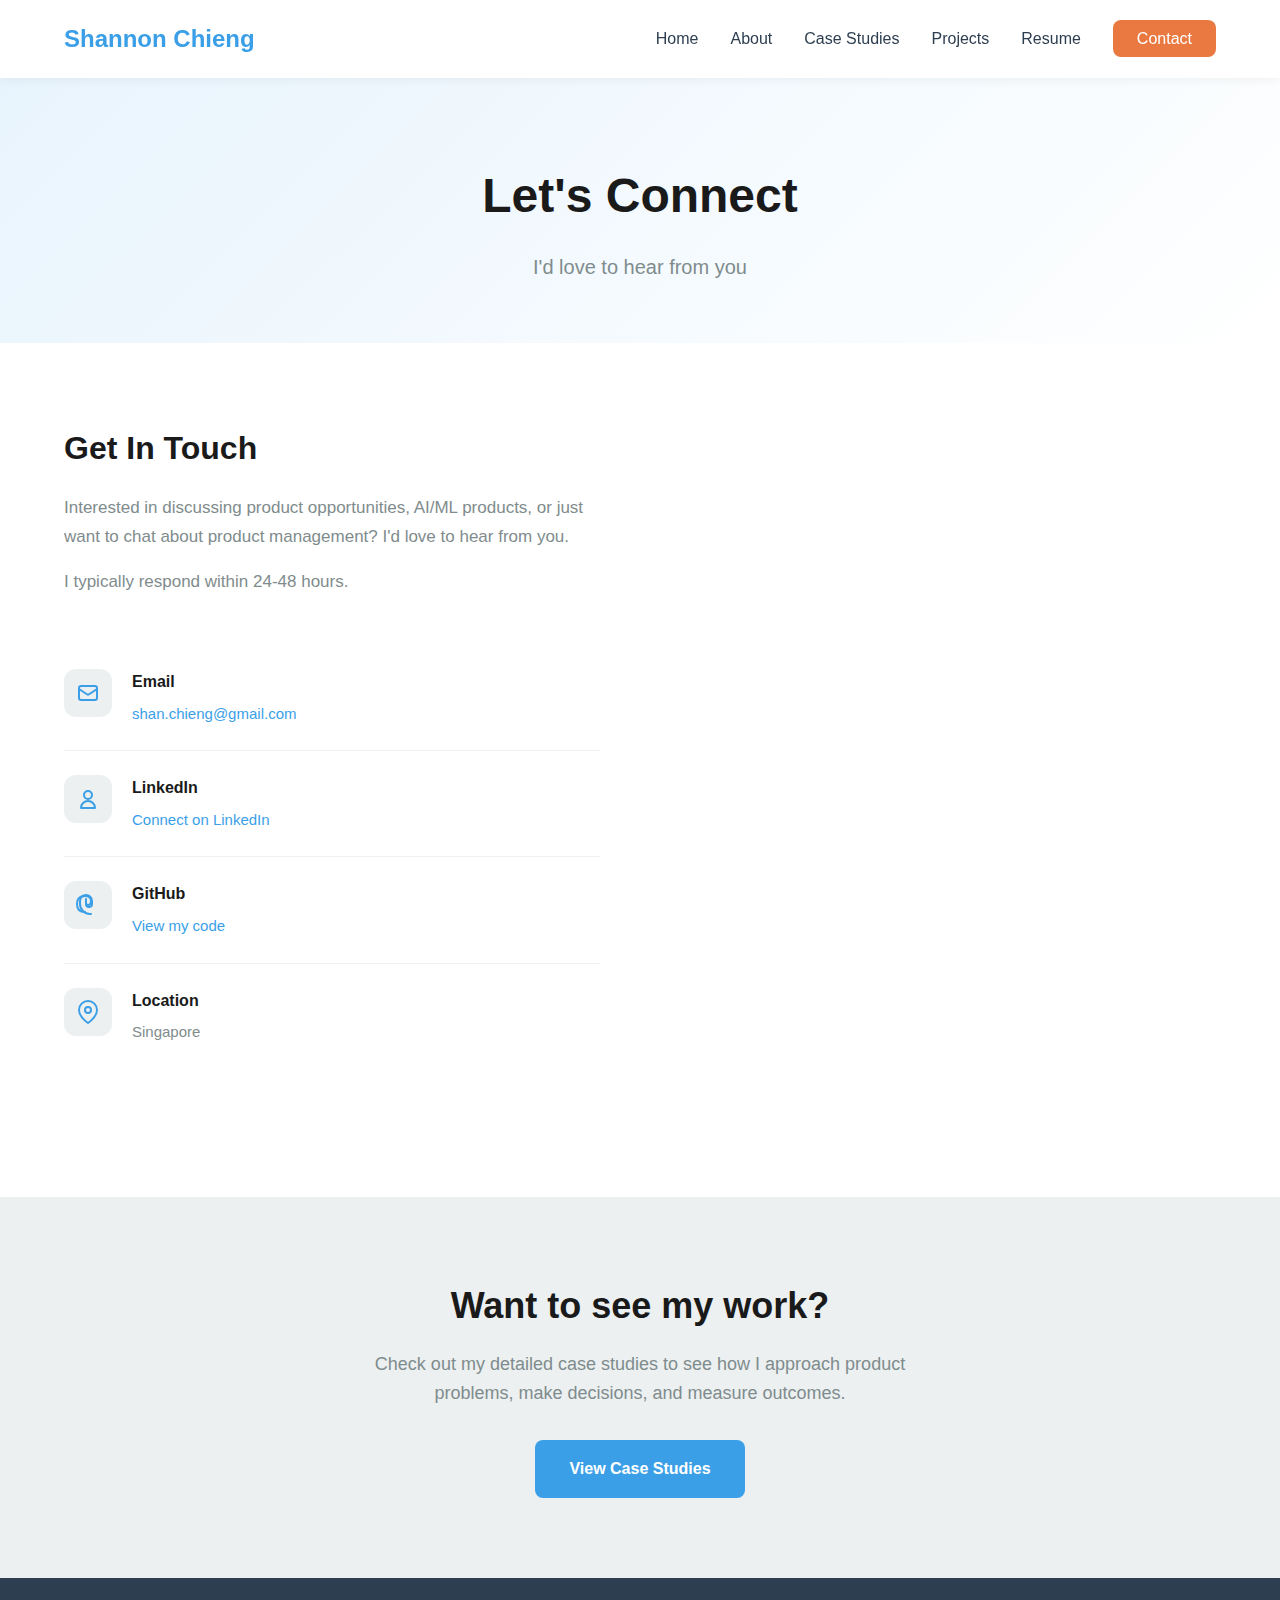
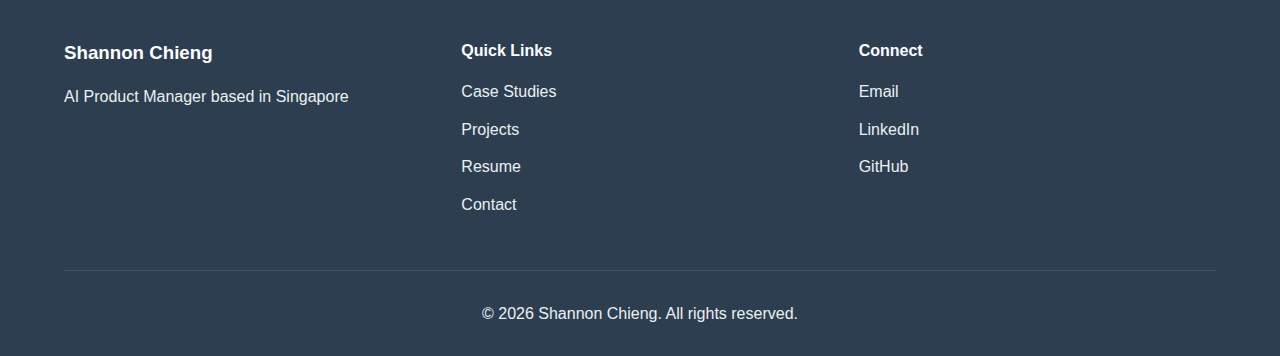
<file: contact.html>
<!DOCTYPE html>
<html lang="en">
<head>
    <meta charset="UTF-8">
    <meta name="viewport" content="width=device-width, initial-scale=1.0">
    <title>Contact - Shannon Chieng</title>
    <link rel="stylesheet" href="styles.css">
</head>
<body data-page="contact">
    <nav class="navbar">
        <div class="nav-container">
            <a href="index.html" class="nav-logo">Shannon Chieng</a>
            <ul class="nav-menu">
                <li><a href="index.html" class="nav-link" data-nav="home">Home</a></li>
                <li><a href="about.html" class="nav-link" data-nav="about">About</a></li>
                <li><a href="case-studies.html" class="nav-link" data-nav="case-studies">Case Studies</a></li>
                <li><a href="projects.html" class="nav-link" data-nav="projects">Projects</a></li>
                <li><a href="resume.html" class="nav-link" data-nav="resume">Resume</a></li>
                <li><a href="contact.html" class="nav-link contact-btn" data-nav="contact">Contact</a></li>
            </ul>
        </div>
    </nav>

    <section class="page-header">
        <div class="container">
            <h1 class="page-title">Let's Connect</h1>
            <p class="page-subtitle">I'd love to hear from you</p>
        </div>
    </section>

    <section class="contact-content">
        <div class="container">
            <div class="contact-grid">
                <!-- Contact Info -->
                <div class="contact-info">
                    <h2 class="contact-heading">Get In Touch</h2>
                    <p class="contact-description">
                        Interested in discussing product opportunities, AI/ML products, or just want to chat 
                        about product management? I'd love to hear from you.
                    </p>
                    <p class="contact-description">
                        I typically respond within 24-48 hours.
                    </p>

                    <div class="contact-methods">
                        <div class="contact-method">
                            <div class="contact-icon">
                                <svg width="24" height="24" viewBox="0 0 24 24" fill="none">
                                    <path d="M3 8L10.89 13.26C11.54 13.67 12.46 13.67 13.11 13.26L21 8M5 19H19C20.1 19 21 18.1 21 17V7C21 5.9 20.1 5 19 5H5C3.9 5 3 5.9 3 7V17C3 18.1 3.9 19 5 19Z" stroke="currentColor" stroke-width="2" stroke-linecap="round" stroke-linejoin="round"/>
                                </svg>
                            </div>
                            <div>
                                <h3 class="method-title">Email</h3>
                                <a href="mailto:shan.chieng@gmail.com" class="method-link">shan.chieng@gmail.com</a>
                            </div>
                        </div>

                        <div class="contact-method">
                            <div class="contact-icon">
                                <svg width="24" height="24" viewBox="0 0 24 24" fill="none">
                                    <path d="M16 8C16 10.21 14.21 12 12 12C9.79 12 8 10.21 8 8C8 5.79 9.79 4 12 4C14.21 4 16 5.79 16 8Z" stroke="currentColor" stroke-width="2"/>
                                    <path d="M12 14C8.13 14 5 17.13 5 21H19C19 17.13 15.87 14 12 14Z" stroke="currentColor" stroke-width="2" stroke-linecap="round" stroke-linejoin="round"/>
                                </svg>
                            </div>
                            <div>
                                <h3 class="method-title">LinkedIn</h3>
                                <a href="https://www.linkedin.com/in/shannon-chieng" target="_blank" class="method-link">Connect on LinkedIn</a>
                            </div>
                        </div>

                        <div class="contact-method">
                            <div class="contact-icon">
                                <svg width="24" height="24" viewBox="0 0 24 24" fill="none">
                                    <path d="M9 19C4 19 1 16 1 11C1 6 4 3 9 3C13 3 15 5 15 8C15 10.5 13.5 12 12 12C10.5 12 10 11 10 9.5V6" stroke="currentColor" stroke-width="2" stroke-linecap="round" stroke-linejoin="round"/>
                                    <path d="M10 11C10 12.7 11.3 14 13 14C14.7 14 16 12.7 16 11V8C16 4.7 13.3 2 10 2C6.7 2 4 4.7 4 8V11C4 16.5 8.5 21 14 21H15" stroke="currentColor" stroke-width="2" stroke-linecap="round" stroke-linejoin="round"/>
                                </svg>
                            </div>
                            <div>
                                <h3 class="method-title">GitHub</h3>
                                <a href="https://github.com/non-nahs" target="_blank" class="method-link">View my code</a>
                            </div>
                        </div>

                        <div class="contact-method">
                            <div class="contact-icon">
                                <svg width="24" height="24" viewBox="0 0 24 24" fill="none">
                                    <path d="M21 10C21 17 12 23 12 23C12 23 3 17 3 10C3 5.03 7.03 1 12 1C16.97 1 21 5.03 21 10Z" stroke="currentColor" stroke-width="2"/>
                                    <circle cx="12" cy="10" r="3" stroke="currentColor" stroke-width="2"/>
                                </svg>
                            </div>
                            <div>
                                <h3 class="method-title">Location</h3>
                                <span class="method-text">Singapore</span>
                            </div>
                        </div>
                    </div>
                </div>
            </div>
        </div>
    </section>

    <section class="contact-cta">
        <div class="container">
            <h2 class="cta-title">Want to see my work?</h2>
            <p class="cta-description">
                Check out my detailed case studies to see how I approach product problems, 
                make decisions, and measure outcomes.
            </p>
            <a href="case-studies.html" class="btn btn-primary">View Case Studies</a>
        </div>
    </section>

    <footer class="footer">
        <div class="container">
            <div class="footer-content">
                <div class="footer-section">
                    <h3>Shannon Chieng</h3>
                    <p>AI Product Manager based in Singapore</p>
                </div>
                <div class="footer-section">
                    <h4>Quick Links</h4>
                    <ul class="footer-links">
                        <li><a href="case-studies.html">Case Studies</a></li>
                        <li><a href="projects.html">Projects</a></li>
                        <li><a href="resume.html">Resume</a></li>
                        <li><a href="contact.html">Contact</a></li>
                    </ul>
                </div>
                <div class="footer-section">
                    <h4>Connect</h4>
                    <ul class="footer-links">
                        <li><a href="mailto:shan.chieng@gmail.com">Email</a></li>
                        <li><a href="https://www.linkedin.com/in/shannon-chieng" target="_blank">LinkedIn</a></li>
                        <li><a href="https://github.com/non-nahs" target="_blank">GitHub</a></li>
                    </ul>
                </div>
            </div>
            <div class="footer-bottom">
                <p>© <span id="year"></span> Shannon Chieng. All rights reserved.</p>
            </div>
        </div>
    </footer>

    <style>
        .page-header {
            background: linear-gradient(135deg, #E8F4FD 0%, #FFFFFF 100%);
            padding: 80px 0 60px;
            text-align: center;
        }

        .page-title {
            font-size: 48px;
            font-weight: 800;
            color: var(--black);
            margin-bottom: 16px;
        }

        .page-subtitle {
            font-size: 20px;
            color: var(--medium-gray);
        }

        .contact-content {
            padding: 80px 0;
        }

        .contact-grid {
            display: grid;
            grid-template-columns: 1fr 1fr;
            gap: 80px;
        }

        .contact-heading {
            font-size: 32px;
            font-weight: 700;
            color: var(--black);
            margin-bottom: 20px;
        }

        .contact-description {
            font-size: 17px;
            line-height: 1.7;
            color: var(--medium-gray);
            margin-bottom: 16px;
        }

        .contact-methods {
            margin: 48px 0;
        }

        .contact-method {
            display: flex;
            gap: 20px;
            padding: 24px 0;
            border-bottom: 1px solid var(--light-gray);
        }

        .contact-method:last-child {
            border-bottom: none;
        }

        .contact-icon {
            width: 48px;
            height: 48px;
            background: var(--light-gray);
            border-radius: 12px;
            display: flex;
            align-items: center;
            justify-content: center;
            color: var(--sky-blue);
            flex-shrink: 0;
        }

        .method-title {
            font-size: 16px;
            font-weight: 700;
            color: var(--black);
            margin-bottom: 6px;
        }

        .method-link {
            font-size: 15px;
            color: var(--sky-blue);
            text-decoration: none;
            transition: color 0.3s;
        }

        .method-link:hover {
            color: var(--sky-blue-dark);
        }

        .method-text {
            font-size: 15px;
            color: var(--medium-gray);
        }

        .availability-card {
            background: linear-gradient(135deg, #E8F4FD 0%, #F0F8FF 100%);
            padding: 28px;
            border-radius: 12px;
            border: 2px solid var(--sky-blue-light);
            margin-top: 40px;
        }

        .availability-title {
            font-size: 18px;
            font-weight: 700;
            color: var(--black);
            margin-bottom: 16px;
        }

        .availability-text {
            font-size: 16px;
            color: var(--dark-gray);
            margin-bottom: 8px;
            display: flex;
            align-items: center;
            gap: 12px;
        }

        .status-indicator {
            width: 10px;
            height: 10px;
            background: #4CAF50;
            border-radius: 50%;
            animation: pulse 2s infinite;
        }

        @keyframes pulse {
            0%, 100% { opacity: 1; }
            50% { opacity: 0.5; }
        }

        .availability-detail {
            font-size: 14px;
            color: var(--medium-gray);
            margin-left: 22px;
        }

        /* Form Styles */
        .form-heading {
            font-size: 28px;
            font-weight: 700;
            color: var(--black);
            margin-bottom: 12px;
        }

        .form-description {
            font-size: 16px;
            color: var(--medium-gray);
            margin-bottom: 32px;
        }

        .contact-form {
            background: var(--white);
        }

        .form-group {
            margin-bottom: 24px;
        }

        .form-label {
            display: block;
            font-size: 15px;
            font-weight: 600;
            color: var(--dark-gray);
            margin-bottom: 8px;
        }

        .form-input,
        .form-textarea {
            width: 100%;
            padding: 14px 16px;
            border: 2px solid var(--light-gray);
            border-radius: 8px;
            font-size: 15px;
            font-family: inherit;
            transition: border-color 0.3s;
        }

        .form-input:focus,
        .form-textarea:focus {
            outline: none;
            border-color: var(--sky-blue);
        }

        .form-textarea {
            resize: vertical;
        }

        .btn-full {
            width: 100%;
            justify-content: center;
        }

        .form-note {
            margin-top: 20px;
            font-size: 13px;
            color: var(--medium-gray);
            line-height: 1.6;
        }

        .form-note a {
            color: var(--sky-blue);
            text-decoration: none;
        }

        .contact-cta {
            padding: 80px 0;
            background: var(--light-gray);
            text-align: center;
        }

        .cta-title {
            font-size: 36px;
            font-weight: 700;
            color: var(--black);
            margin-bottom: 16px;
        }

        .cta-description {
            font-size: 18px;
            color: var(--medium-gray);
            margin-bottom: 32px;
            max-width: 600px;
            margin-left: auto;
            margin-right: auto;
        }

        @media (max-width: 968px) {
            .contact-grid {
                grid-template-columns: 1fr;
                gap: 60px;
            }
        }
    </style>
    <script>
        (function() {
            var yearEl = document.getElementById('year');
            if (yearEl) {
                yearEl.textContent = new Date().getFullYear();
            }

            var pageKey = document.body.dataset.page;
            var activeLink = pageKey ? document.querySelector('.nav-link[data-nav=\"' + pageKey + '\"]') : null;
            if (activeLink) {
                activeLink.classList.add('active');
            }
        })();
    </script>
</body>
</html>
</file>
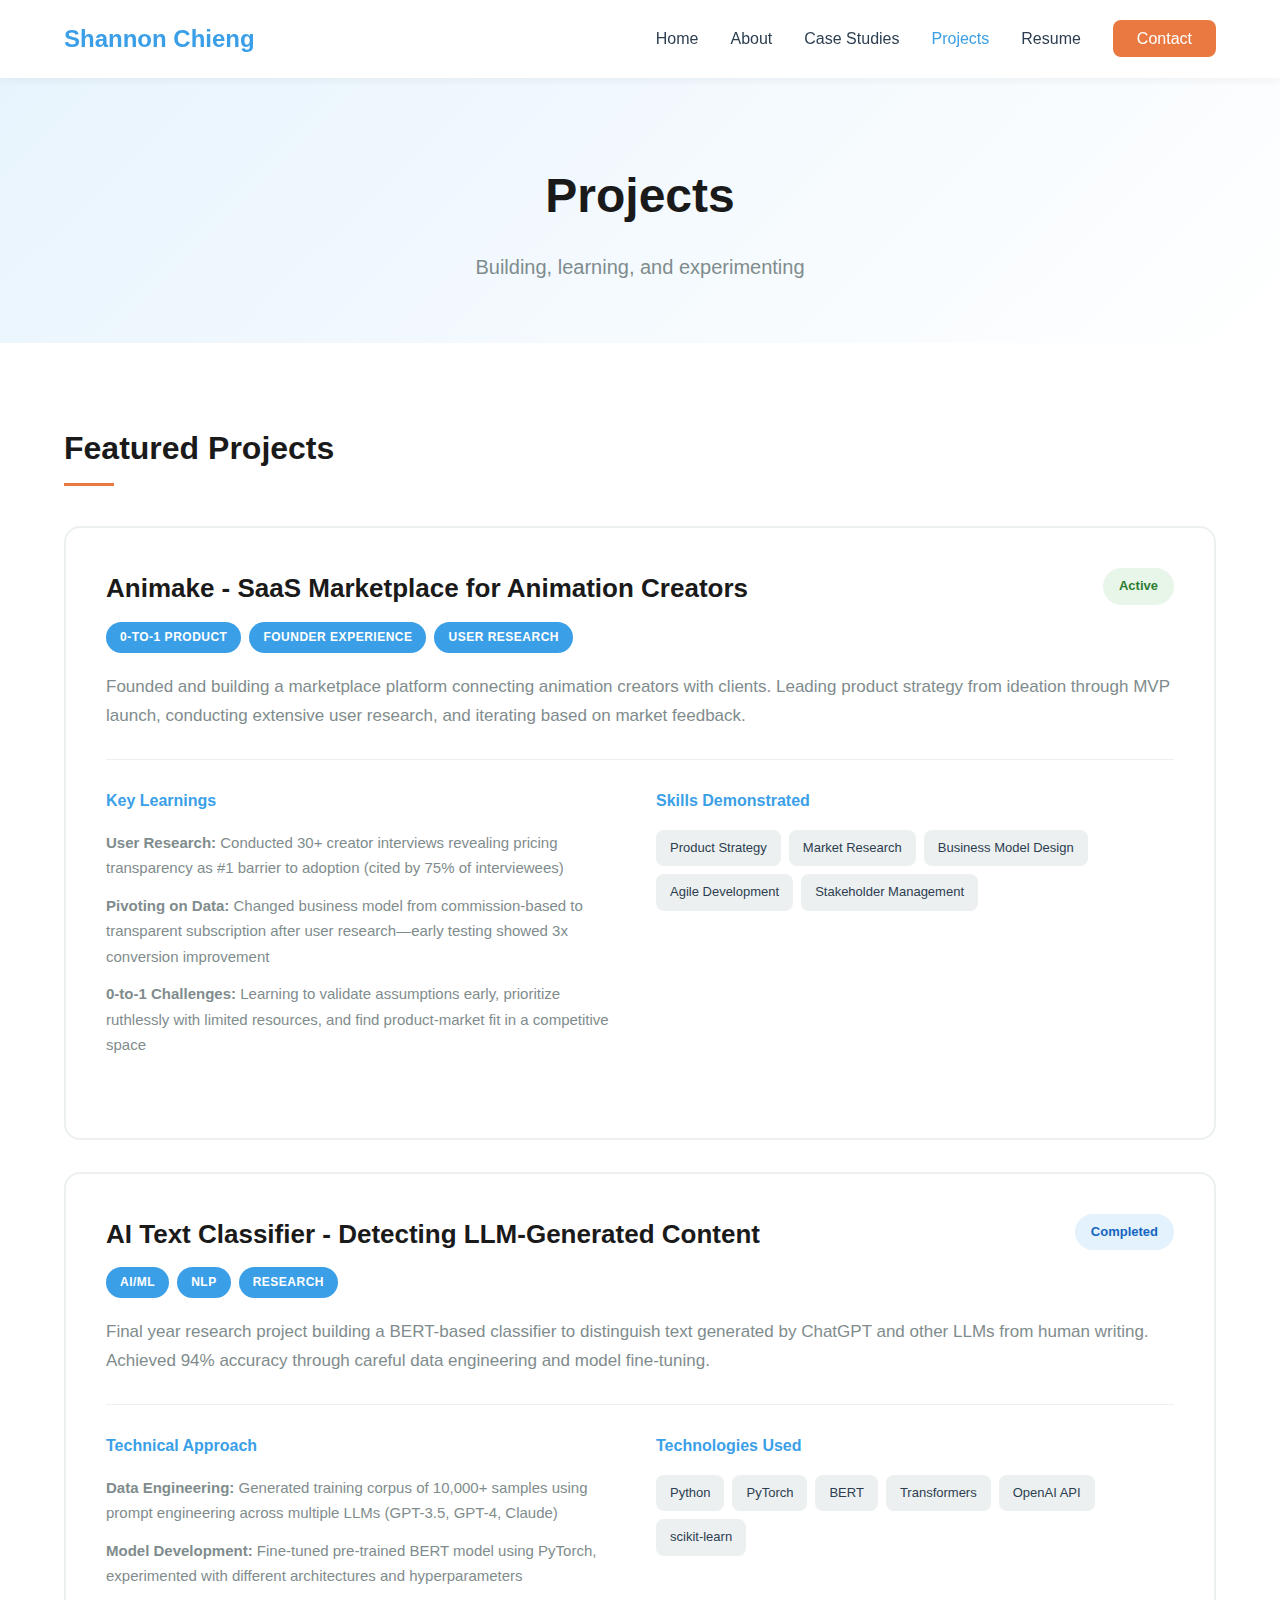
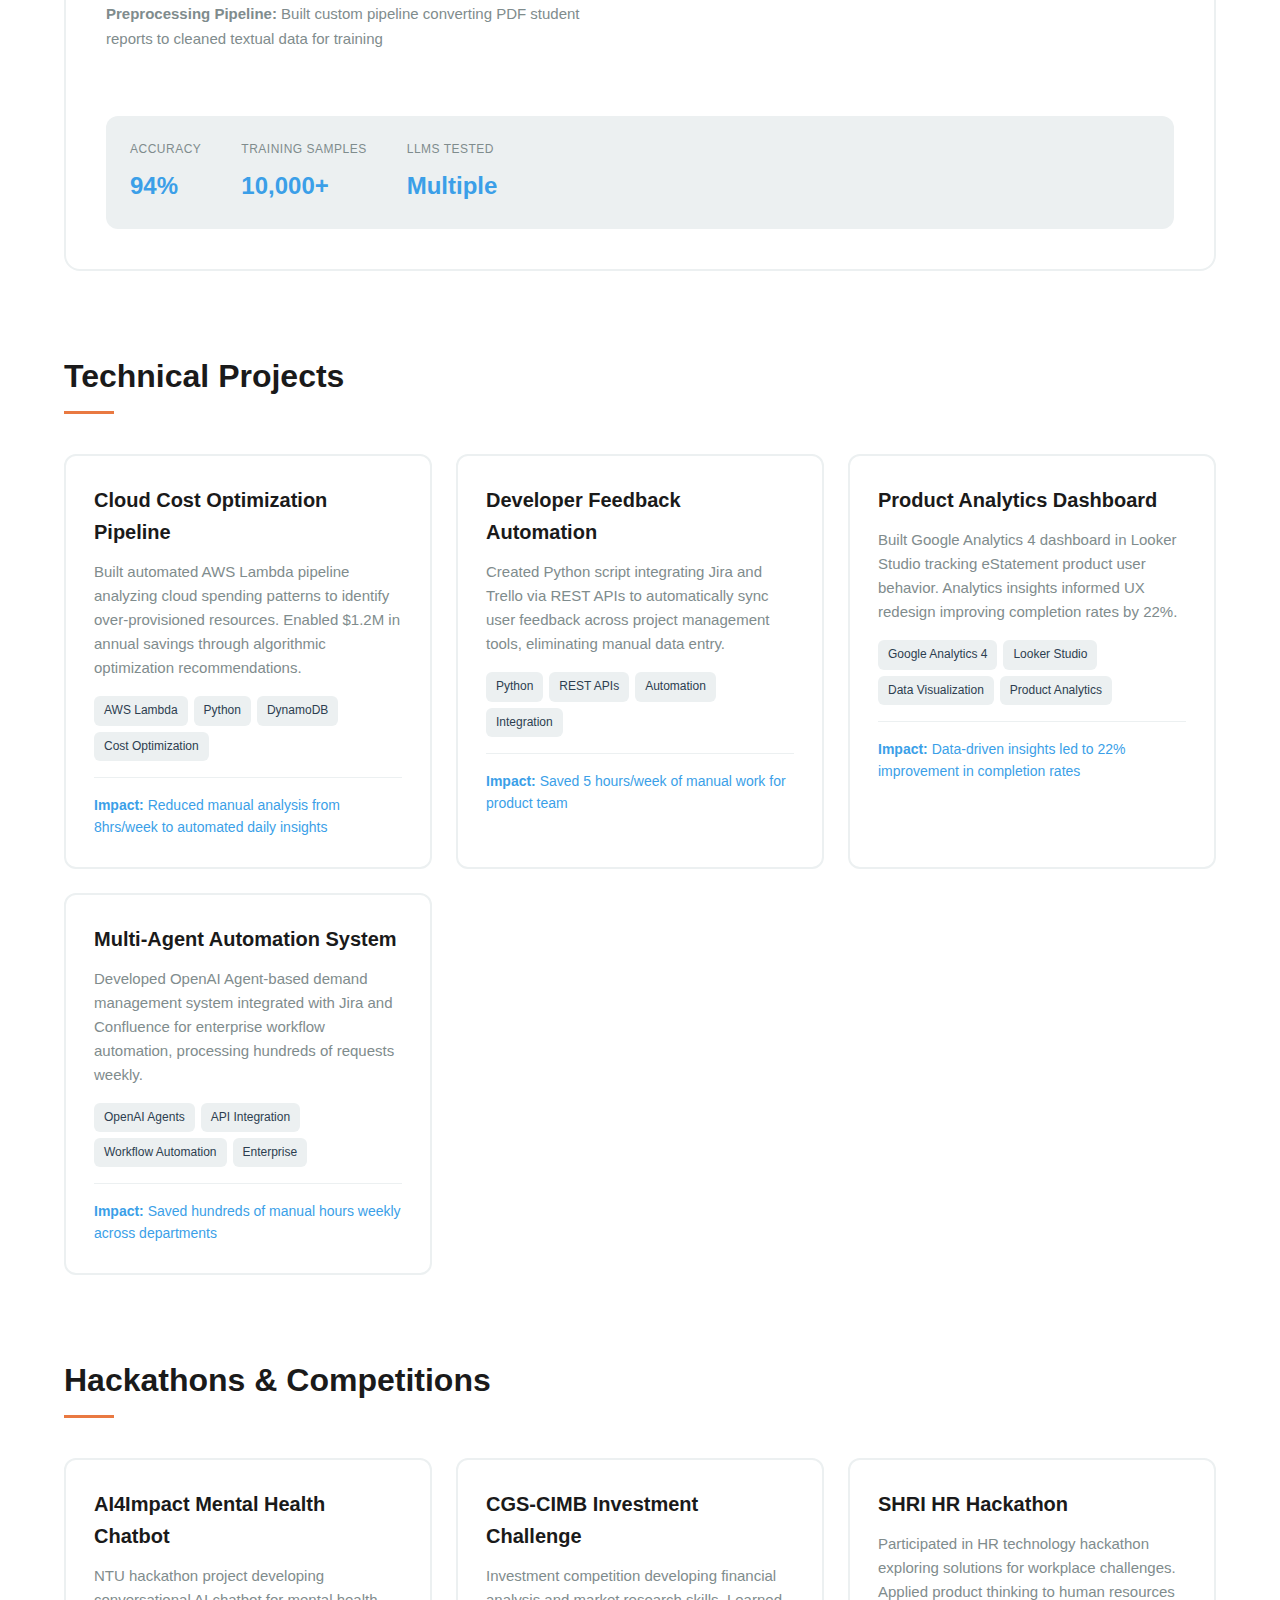
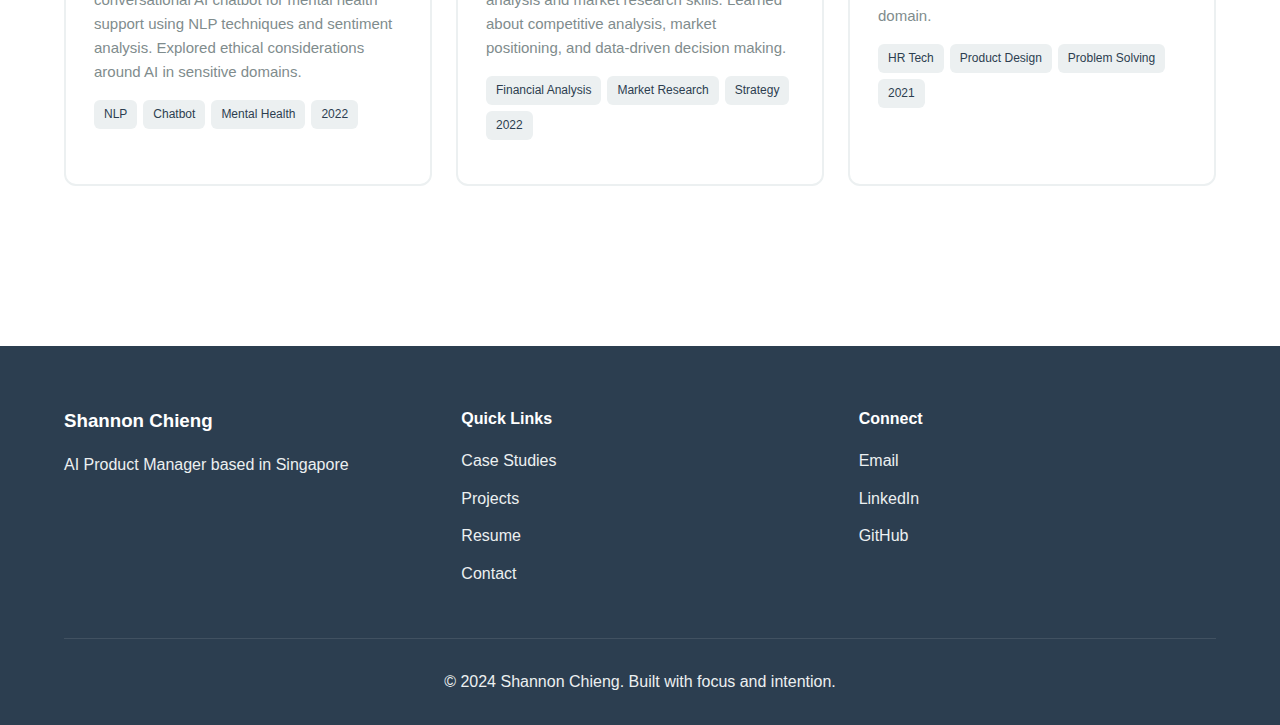
<file: projects.html>
<!DOCTYPE html>
<html lang="en">
<head>
    <meta charset="UTF-8">
    <meta name="viewport" content="width=device-width, initial-scale=1.0">
    <title>Projects - Shannon Chieng</title>
    <link rel="stylesheet" href="styles.css">
</head>
<body>
    <nav class="navbar">
        <div class="nav-container">
            <a href="index.html" class="nav-logo">Shannon Chieng</a>
            <ul class="nav-menu">
                <li><a href="index.html" class="nav-link">Home</a></li>
                <li><a href="about.html" class="nav-link">About</a></li>
                <li><a href="case-studies.html" class="nav-link">Case Studies</a></li>
                <li><a href="projects.html" class="nav-link active">Projects</a></li>
                <li><a href="resume.html" class="nav-link">Resume</a></li>
                <li><a href="contact.html" class="nav-link contact-btn">Contact</a></li>
            </ul>
        </div>
    </nav>

    <section class="page-header">
        <div class="container">
            <h1 class="page-title">Projects</h1>
            <p class="page-subtitle">Building, learning, and experimenting</p>
        </div>
    </section>

    <section class="projects-section">
        <div class="container">
            <!-- Featured Projects -->
            <div class="project-category">
                <h2 class="category-title">Featured Projects</h2>
                
                <div class="project-card featured">
                    <div class="project-header">
                        <div>
                            <h3 class="project-title">Animake - SaaS Marketplace for Animation Creators</h3>
                            <div class="project-tags">
                                <span class="project-tag">0-to-1 Product</span>
                                <span class="project-tag">Founder Experience</span>
                                <span class="project-tag">User Research</span>
                            </div>
                        </div>
                        <span class="project-status status-active">Active</span>
                    </div>
                    <p class="project-description">
                        Founded and building a marketplace platform connecting animation creators with clients. 
                        Leading product strategy from ideation through MVP launch, conducting extensive user 
                        research, and iterating based on market feedback.
                    </p>
                    <div class="project-details">
                        <div class="detail-section">
                            <h4 class="detail-heading">Key Learnings</h4>
                            <ul class="detail-list">
                                <li><strong>User Research:</strong> Conducted 30+ creator interviews revealing pricing 
                                transparency as #1 barrier to adoption (cited by 75% of interviewees)</li>
                                <li><strong>Pivoting on Data:</strong> Changed business model from commission-based 
                                to transparent subscription after user research—early testing showed 3x conversion 
                                improvement</li>
                                <li><strong>0-to-1 Challenges:</strong> Learning to validate assumptions early, 
                                prioritize ruthlessly with limited resources, and find product-market fit in a 
                                competitive space</li>
                            </ul>
                        </div>
                        <div class="detail-section">
                            <h4 class="detail-heading">Skills Demonstrated</h4>
                            <div class="skill-pills">
                                <span class="skill-pill">Product Strategy</span>
                                <span class="skill-pill">Market Research</span>
                                <span class="skill-pill">Business Model Design</span>
                                <span class="skill-pill">Agile Development</span>
                                <span class="skill-pill">Stakeholder Management</span>
                            </div>
                        </div>
                    </div>
                </div>

                <div class="project-card featured">
                    <div class="project-header">
                        <div>
                            <h3 class="project-title">AI Text Classifier - Detecting LLM-Generated Content</h3>
                            <div class="project-tags">
                                <span class="project-tag">AI/ML</span>
                                <span class="project-tag">NLP</span>
                                <span class="project-tag">Research</span>
                            </div>
                        </div>
                        <span class="project-status status-completed">Completed</span>
                    </div>
                    <p class="project-description">
                        Final year research project building a BERT-based classifier to distinguish text generated 
                        by ChatGPT and other LLMs from human writing. Achieved 94% accuracy through careful data 
                        engineering and model fine-tuning.
                    </p>
                    <div class="project-details">
                        <div class="detail-section">
                            <h4 class="detail-heading">Technical Approach</h4>
                            <ul class="detail-list">
                                <li><strong>Data Engineering:</strong> Generated training corpus of 10,000+ samples 
                                using prompt engineering across multiple LLMs (GPT-3.5, GPT-4, Claude)</li>
                                <li><strong>Model Development:</strong> Fine-tuned pre-trained BERT model using 
                                PyTorch, experimented with different architectures and hyperparameters</li>
                                <li><strong>Preprocessing Pipeline:</strong> Built custom pipeline converting PDF 
                                student reports to cleaned textual data for training</li>
                            </ul>
                        </div>
                        <div class="detail-section">
                            <h4 class="detail-heading">Technologies Used</h4>
                            <div class="skill-pills">
                                <span class="skill-pill">Python</span>
                                <span class="skill-pill">PyTorch</span>
                                <span class="skill-pill">BERT</span>
                                <span class="skill-pill">Transformers</span>
                                <span class="skill-pill">OpenAI API</span>
                                <span class="skill-pill">scikit-learn</span>
                            </div>
                        </div>
                    </div>
                    <div class="project-outcomes">
                        <div class="outcome-item">
                            <span class="outcome-label">Accuracy</span>
                            <span class="outcome-value">94%</span>
                        </div>
                        <div class="outcome-item">
                            <span class="outcome-label">Training Samples</span>
                            <span class="outcome-value">10,000+</span>
                        </div>
                        <div class="outcome-item">
                            <span class="outcome-label">LLMs Tested</span>
                            <span class="outcome-value">Multiple</span>
                        </div>
                    </div>
                </div>
            </div>

            <!-- Technical Projects -->
            <div class="project-category">
                <h2 class="category-title">Technical Projects</h2>
                
                <div class="projects-grid">
                    <div class="project-card-compact">
                        <h3 class="compact-title">Cloud Cost Optimization Pipeline</h3>
                        <p class="compact-description">
                            Built automated AWS Lambda pipeline analyzing cloud spending patterns to identify 
                            over-provisioned resources. Enabled $1.2M in annual savings through algorithmic 
                            optimization recommendations.
                        </p>
                        <div class="compact-tags">
                            <span class="compact-tag">AWS Lambda</span>
                            <span class="compact-tag">Python</span>
                            <span class="compact-tag">DynamoDB</span>
                            <span class="compact-tag">Cost Optimization</span>
                        </div>
                        <div class="compact-impact">
                            <strong>Impact:</strong> Reduced manual analysis from 8hrs/week to automated daily insights
                        </div>
                    </div>

                    <div class="project-card-compact">
                        <h3 class="compact-title">Developer Feedback Automation</h3>
                        <p class="compact-description">
                            Created Python script integrating Jira and Trello via REST APIs to automatically sync 
                            user feedback across project management tools, eliminating manual data entry.
                        </p>
                        <div class="compact-tags">
                            <span class="compact-tag">Python</span>
                            <span class="compact-tag">REST APIs</span>
                            <span class="compact-tag">Automation</span>
                            <span class="compact-tag">Integration</span>
                        </div>
                        <div class="compact-impact">
                            <strong>Impact:</strong> Saved 5 hours/week of manual work for product team
                        </div>
                    </div>

                    <div class="project-card-compact">
                        <h3 class="compact-title">Product Analytics Dashboard</h3>
                        <p class="compact-description">
                            Built Google Analytics 4 dashboard in Looker Studio tracking eStatement product user 
                            behavior. Analytics insights informed UX redesign improving completion rates by 22%.
                        </p>
                        <div class="compact-tags">
                            <span class="compact-tag">Google Analytics 4</span>
                            <span class="compact-tag">Looker Studio</span>
                            <span class="compact-tag">Data Visualization</span>
                            <span class="compact-tag">Product Analytics</span>
                        </div>
                        <div class="compact-impact">
                            <strong>Impact:</strong> Data-driven insights led to 22% improvement in completion rates
                        </div>
                    </div>

                    <div class="project-card-compact">
                        <h3 class="compact-title">Multi-Agent Automation System</h3>
                        <p class="compact-description">
                            Developed OpenAI Agent-based demand management system integrated with Jira and Confluence 
                            for enterprise workflow automation, processing hundreds of requests weekly.
                        </p>
                        <div class="compact-tags">
                            <span class="compact-tag">OpenAI Agents</span>
                            <span class="compact-tag">API Integration</span>
                            <span class="compact-tag">Workflow Automation</span>
                            <span class="compact-tag">Enterprise</span>
                        </div>
                        <div class="compact-impact">
                            <strong>Impact:</strong> Saved hundreds of manual hours weekly across departments
                        </div>
                    </div>
                </div>
            </div>

            <!-- Hackathons & Competitions -->
            <div class="project-category">
                <h2 class="category-title">Hackathons & Competitions</h2>
                
                <div class="projects-grid">
                    <div class="project-card-compact">
                        <h3 class="compact-title">AI4Impact Mental Health Chatbot</h3>
                        <p class="compact-description">
                            NTU hackathon project developing conversational AI chatbot for mental health support 
                            using NLP techniques and sentiment analysis. Explored ethical considerations around 
                            AI in sensitive domains.
                        </p>
                        <div class="compact-tags">
                            <span class="compact-tag">NLP</span>
                            <span class="compact-tag">Chatbot</span>
                            <span class="compact-tag">Mental Health</span>
                            <span class="compact-tag">2022</span>
                        </div>
                    </div>

                    <div class="project-card-compact">
                        <h3 class="compact-title">CGS-CIMB Investment Challenge</h3>
                        <p class="compact-description">
                            Investment competition developing financial analysis and market research skills. 
                            Learned about competitive analysis, market positioning, and data-driven decision making.
                        </p>
                        <div class="compact-tags">
                            <span class="compact-tag">Financial Analysis</span>
                            <span class="compact-tag">Market Research</span>
                            <span class="compact-tag">Strategy</span>
                            <span class="compact-tag">2022</span>
                        </div>
                    </div>

                    <div class="project-card-compact">
                        <h3 class="compact-title">SHRI HR Hackathon</h3>
                        <p class="compact-description">
                            Participated in HR technology hackathon exploring solutions for workplace challenges. 
                            Applied product thinking to human resources domain.
                        </p>
                        <div class="compact-tags">
                            <span class="compact-tag">HR Tech</span>
                            <span class="compact-tag">Product Design</span>
                            <span class="compact-tag">Problem Solving</span>
                            <span class="compact-tag">2021</span>
                        </div>
                    </div>
                </div>
            </div>
        </div>
    </section>

    <footer class="footer">
        <div class="container">
            <div class="footer-content">
                <div class="footer-section">
                    <h3>Shannon Chieng</h3>
                    <p>AI Product Manager based in Singapore</p>
                </div>
                <div class="footer-section">
                    <h4>Quick Links</h4>
                    <ul class="footer-links">
                        <li><a href="case-studies.html">Case Studies</a></li>
                        <li><a href="projects.html">Projects</a></li>
                        <li><a href="resume.html">Resume</a></li>
                        <li><a href="contact.html">Contact</a></li>
                    </ul>
                </div>
                <div class="footer-section">
                    <h4>Connect</h4>
                    <ul class="footer-links">
                        <li><a href="mailto:shan.chieng@gmail.com">Email</a></li>
                        <li><a href="https://linkedin.com/in/yourprofile" target="_blank">LinkedIn</a></li>
                        <li><a href="https://github.com/yourusername" target="_blank">GitHub</a></li>
                    </ul>
                </div>
            </div>
            <div class="footer-bottom">
                <p>&copy; 2024 Shannon Chieng. Built with focus and intention.</p>
            </div>
        </div>
    </footer>

    <style>
        .page-header {
            background: linear-gradient(135deg, #E8F4FD 0%, #FFFFFF 100%);
            padding: 80px 0 60px;
            text-align: center;
        }

        .page-title {
            font-size: 48px;
            font-weight: 800;
            color: var(--black);
            margin-bottom: 16px;
        }

        .page-subtitle {
            font-size: 20px;
            color: var(--medium-gray);
        }

        .projects-section {
            padding: 80px 0;
        }

        .project-category {
            margin-bottom: 80px;
        }

        .category-title {
            font-size: 32px;
            font-weight: 700;
            color: var(--black);
            margin-bottom: 40px;
            position: relative;
            padding-bottom: 12px;
        }

        .category-title::after {
            content: '';
            position: absolute;
            bottom: 0;
            left: 0;
            width: 50px;
            height: 3px;
            background: var(--claude-orange);
        }

        /* Featured Projects */
        .project-card.featured {
            background: var(--white);
            border: 2px solid var(--light-gray);
            border-radius: 16px;
            padding: 40px;
            margin-bottom: 32px;
        }

        .project-header {
            display: flex;
            justify-content: space-between;
            align-items: flex-start;
            margin-bottom: 20px;
        }

        .project-title {
            font-size: 26px;
            font-weight: 700;
            color: var(--black);
            margin-bottom: 12px;
        }

        .project-tags {
            display: flex;
            gap: 8px;
            flex-wrap: wrap;
        }

        .project-tag {
            background: var(--sky-blue);
            color: var(--white);
            padding: 6px 14px;
            border-radius: 16px;
            font-size: 12px;
            font-weight: 600;
            text-transform: uppercase;
            letter-spacing: 0.5px;
        }

        .project-status {
            padding: 8px 16px;
            border-radius: 20px;
            font-size: 13px;
            font-weight: 600;
            white-space: nowrap;
        }

        .status-active {
            background: #E8F5E9;
            color: #2E7D32;
        }

        .status-completed {
            background: #E3F2FD;
            color: #1565C0;
        }

        .project-description {
            font-size: 17px;
            line-height: 1.7;
            color: var(--medium-gray);
            margin-bottom: 28px;
        }

        .project-details {
            display: grid;
            grid-template-columns: 1fr 1fr;
            gap: 32px;
            padding: 28px 0;
            border-top: 1px solid var(--light-gray);
        }

        .detail-heading {
            font-size: 16px;
            font-weight: 700;
            color: var(--sky-blue);
            margin-bottom: 16px;
        }

        .detail-list {
            list-style: none;
            padding: 0;
        }

        .detail-list li {
            font-size: 15px;
            line-height: 1.7;
            color: var(--medium-gray);
            margin-bottom: 12px;
        }

        .skill-pills {
            display: flex;
            flex-wrap: wrap;
            gap: 8px;
        }

        .skill-pill {
            background: var(--light-gray);
            color: var(--dark-gray);
            padding: 8px 14px;
            border-radius: 8px;
            font-size: 13px;
            font-weight: 500;
        }

        .project-outcomes {
            display: flex;
            gap: 40px;
            padding: 24px;
            background: var(--light-gray);
            border-radius: 12px;
            margin-top: 24px;
        }

        .outcome-item {
            display: flex;
            flex-direction: column;
        }

        .outcome-label {
            font-size: 12px;
            color: var(--medium-gray);
            text-transform: uppercase;
            letter-spacing: 0.5px;
            margin-bottom: 8px;
        }

        .outcome-value {
            font-size: 24px;
            font-weight: 700;
            color: var(--sky-blue);
        }

        /* Compact Projects Grid */
        .projects-grid {
            display: grid;
            grid-template-columns: repeat(auto-fill, minmax(340px, 1fr));
            gap: 24px;
        }

        .project-card-compact {
            background: var(--white);
            border: 2px solid var(--light-gray);
            border-radius: 12px;
            padding: 28px;
            transition: all 0.3s;
        }

        .project-card-compact:hover {
            transform: translateY(-4px);
            box-shadow: 0 8px 24px rgba(59, 159, 232, 0.12);
            border-color: var(--sky-blue);
        }

        .compact-title {
            font-size: 20px;
            font-weight: 700;
            color: var(--black);
            margin-bottom: 12px;
        }

        .compact-description {
            font-size: 15px;
            line-height: 1.6;
            color: var(--medium-gray);
            margin-bottom: 16px;
        }

        .compact-tags {
            display: flex;
            flex-wrap: wrap;
            gap: 6px;
            margin-bottom: 16px;
        }

        .compact-tag {
            background: var(--light-gray);
            color: var(--dark-gray);
            padding: 5px 10px;
            border-radius: 6px;
            font-size: 12px;
            font-weight: 500;
        }

        .compact-impact {
            font-size: 14px;
            color: var(--sky-blue);
            padding-top: 16px;
            border-top: 1px solid var(--light-gray);
        }

        @media (max-width: 968px) {
            .project-details {
                grid-template-columns: 1fr;
            }

            .projects-grid {
                grid-template-columns: 1fr;
            }
        }
    </style>
</body>
</html>
</file>
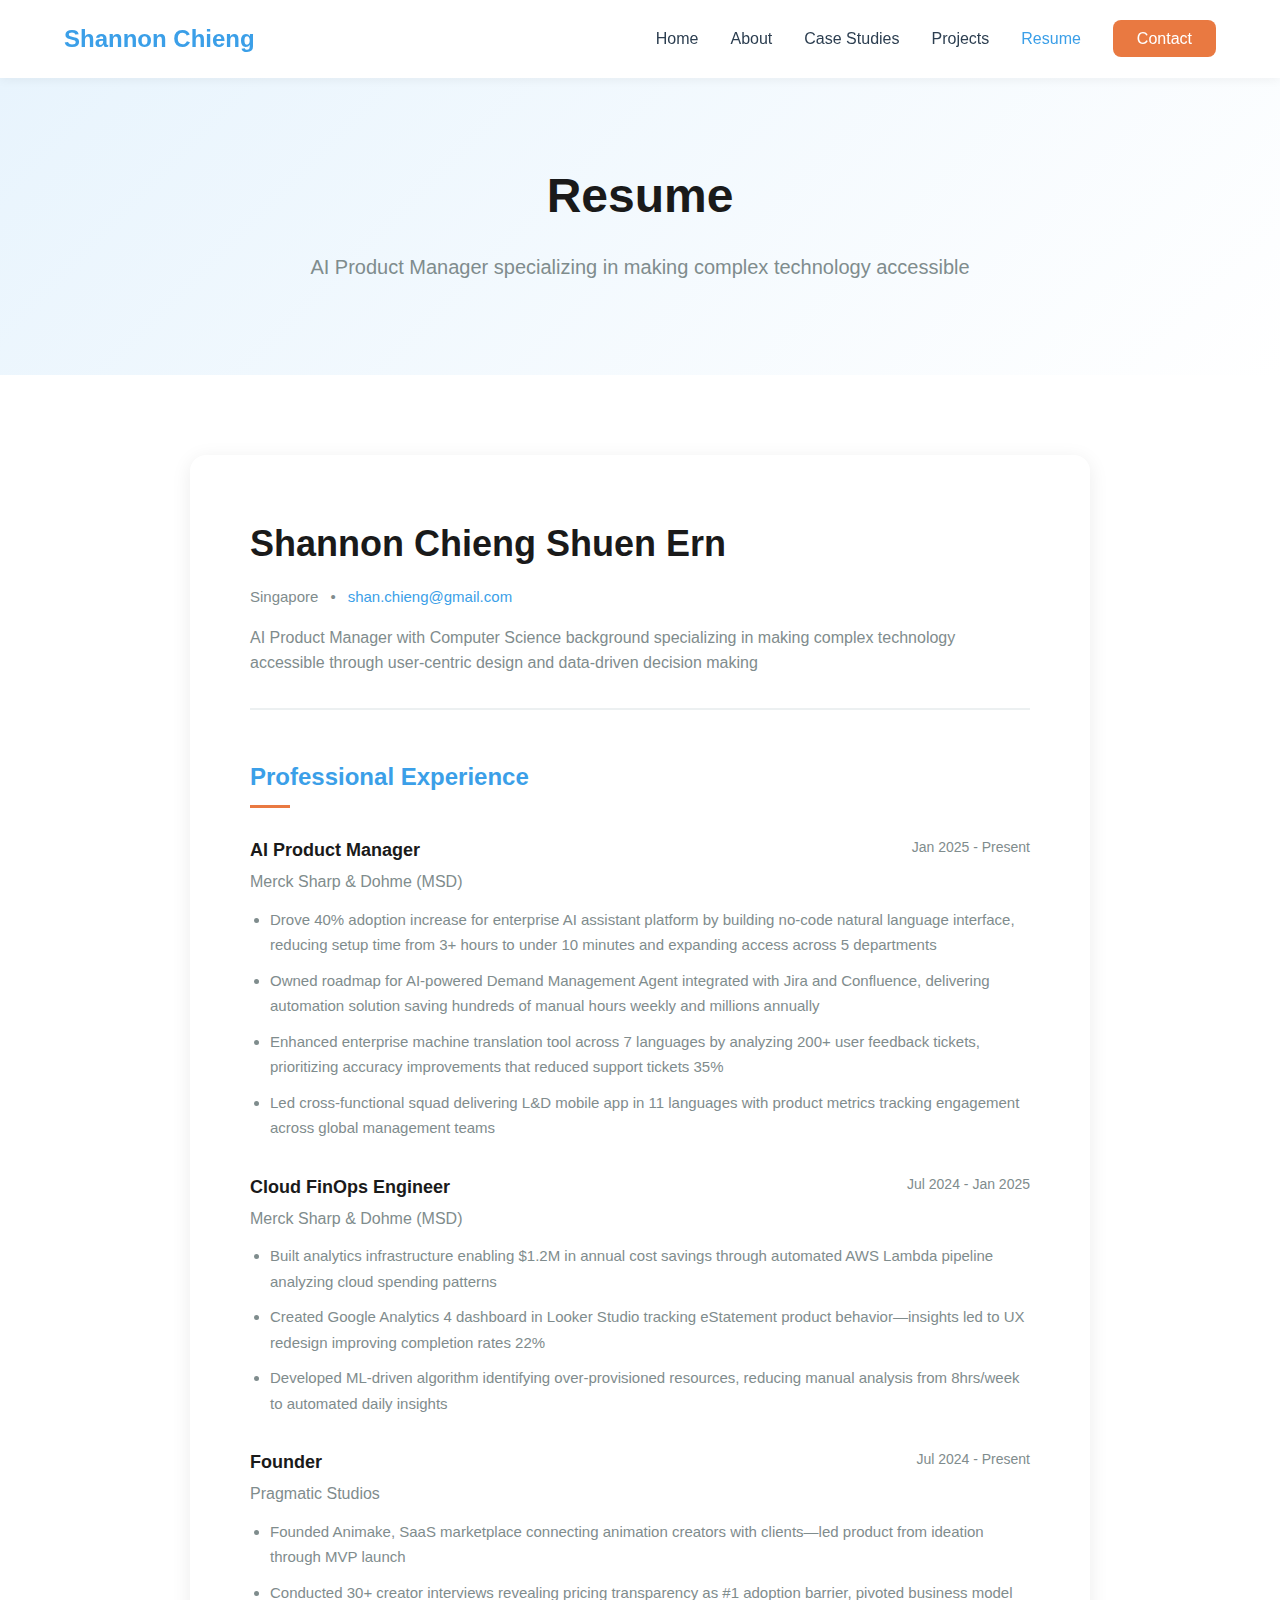
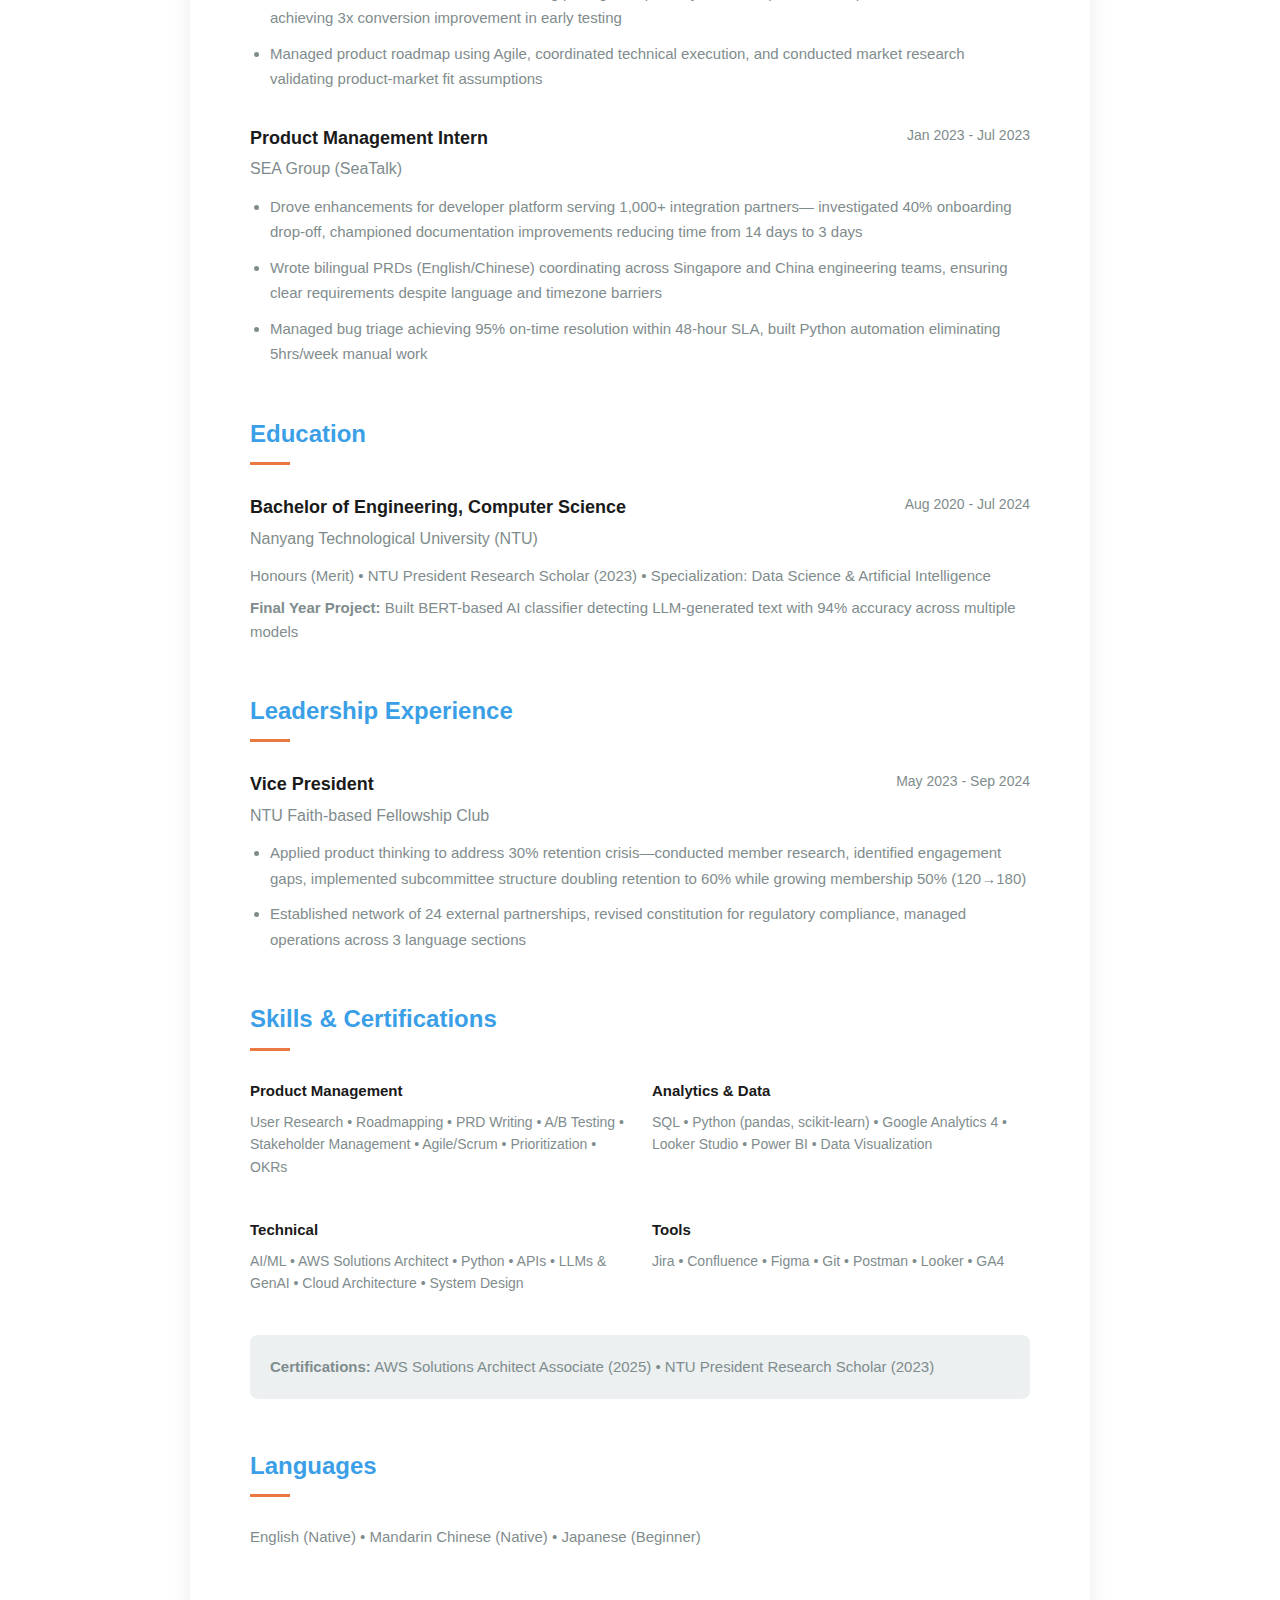
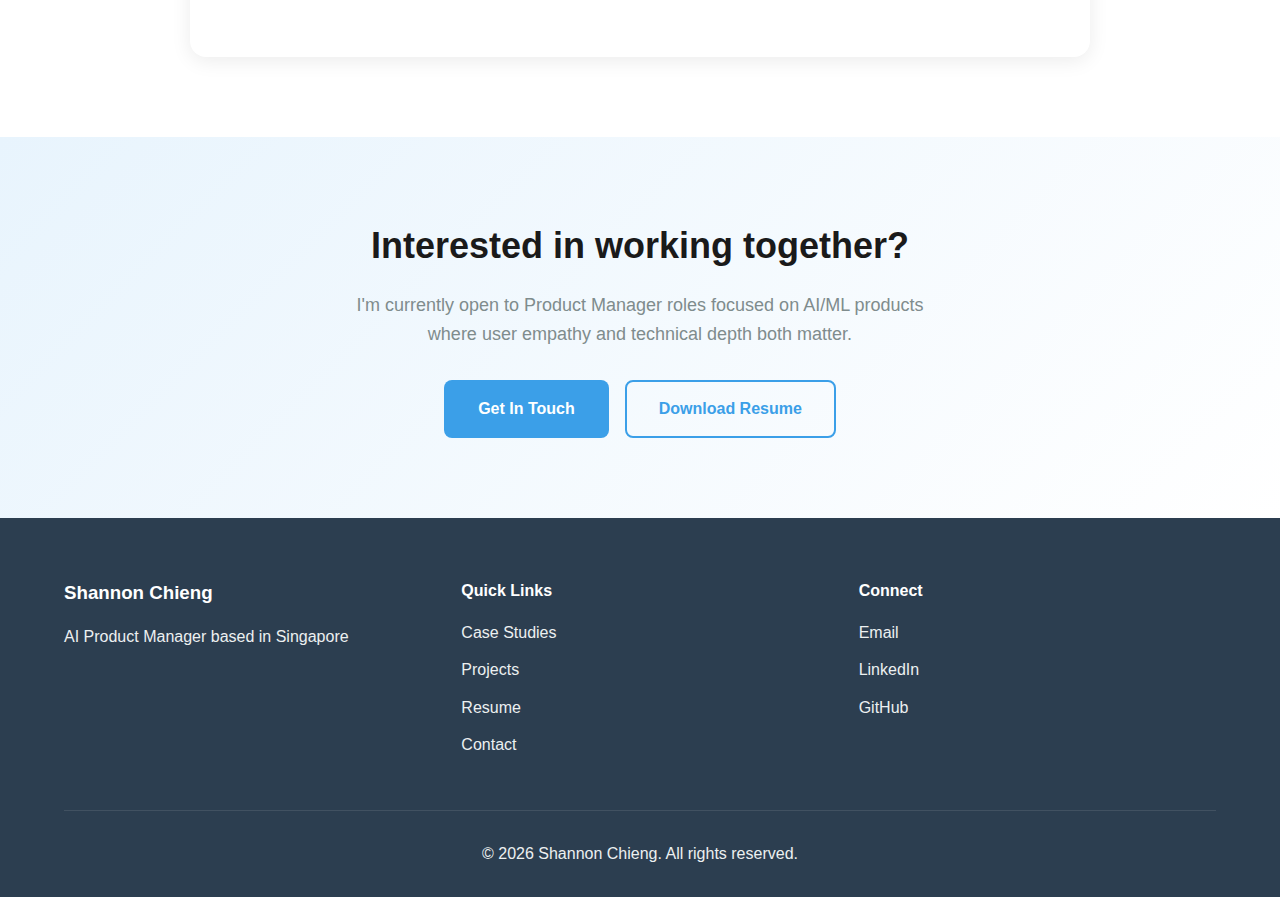
<file: resume.html>
<!DOCTYPE html>
<html lang="en">
<head>
    <meta charset="UTF-8">
    <meta name="viewport" content="width=device-width, initial-scale=1.0">
    <title>Resume - Shannon Chieng</title>
    <link rel="stylesheet" href="styles.css">
</head>
<body data-page="resume">
    <nav class="navbar">
        <div class="nav-container">
            <a href="index.html" class="nav-logo">Shannon Chieng</a>
            <ul class="nav-menu">
                <li><a href="index.html" class="nav-link" data-nav="home">Home</a></li>
                <li><a href="about.html" class="nav-link" data-nav="about">About</a></li>
                <li><a href="case-studies.html" class="nav-link" data-nav="case-studies">Case Studies</a></li>
                <li><a href="projects.html" class="nav-link" data-nav="projects">Projects</a></li>
                <li><a href="resume.html" class="nav-link" data-nav="resume">Resume</a></li>
                <li><a href="contact.html" class="nav-link contact-btn" data-nav="contact">Contact</a></li>
            </ul>
        </div>
    </nav>

    <section class="page-header">
        <div class="container">
            <h1 class="page-title">Resume</h1>
            <p class="page-subtitle">AI Product Manager specializing in making complex technology accessible</p>
        </div>
    </section>

    <section class="resume-content">
        <div class="container">
            <div class="resume-container">
                <!-- Header -->
                <div class="resume-header">
                    <h2 class="resume-name">Shannon Chieng Shuen Ern</h2>
                    <div class="resume-contact">
                        <span>Singapore</span>
                        <span>•</span>
                        <a href="mailto:shan.chieng@gmail.com">shan.chieng@gmail.com</a>
                    </div>
                    <p class="resume-tagline">
                        AI Product Manager with Computer Science background specializing in making complex 
                        technology accessible through user-centric design and data-driven decision making
                    </p>
                </div>

                <!-- Experience -->
                <div class="resume-section">
                    <h3 class="resume-section-title">Professional Experience</h3>
                    
                    <div class="resume-item">
                        <div class="resume-item-header">
                            <div>
                                <h4 class="resume-role">AI Product Manager</h4>
                                <p class="resume-company">Merck Sharp & Dohme (MSD)</p>
                            </div>
                            <span class="resume-date">Jan 2025 - Present</span>
                        </div>
                        <ul class="resume-bullets">
                            <li>Drove 40% adoption increase for enterprise AI assistant platform by building 
                            no-code natural language interface, reducing setup time from 3+ hours to under 
                            10 minutes and expanding access across 5 departments</li>
                            <li>Owned roadmap for AI-powered Demand Management Agent integrated with Jira and 
                            Confluence, delivering automation solution saving hundreds of manual hours weekly 
                            and millions annually</li>
                            <li>Enhanced enterprise machine translation tool across 7 languages by analyzing 
                            200+ user feedback tickets, prioritizing accuracy improvements that reduced support 
                            tickets 35%</li>
                            <li>Led cross-functional squad delivering L&D mobile app in 11 languages with product 
                            metrics tracking engagement across global management teams</li>
                        </ul>
                    </div>

                    <div class="resume-item">
                        <div class="resume-item-header">
                            <div>
                                <h4 class="resume-role">Cloud FinOps Engineer</h4>
                                <p class="resume-company">Merck Sharp & Dohme (MSD)</p>
                            </div>
                            <span class="resume-date">Jul 2024 - Jan 2025</span>
                        </div>
                        <ul class="resume-bullets">
                            <li>Built analytics infrastructure enabling $1.2M in annual cost savings through 
                            automated AWS Lambda pipeline analyzing cloud spending patterns</li>
                            <li>Created Google Analytics 4 dashboard in Looker Studio tracking eStatement product 
                            behavior—insights led to UX redesign improving completion rates 22%</li>
                            <li>Developed ML-driven algorithm identifying over-provisioned resources, reducing 
                            manual analysis from 8hrs/week to automated daily insights</li>
                        </ul>
                    </div>

                    <div class="resume-item">
                        <div class="resume-item-header">
                            <div>
                                <h4 class="resume-role">Founder</h4>
                                <p class="resume-company">Pragmatic Studios</p>
                            </div>
                            <span class="resume-date">Jul 2024 - Present</span>
                        </div>
                        <ul class="resume-bullets">
                            <li>Founded Animake, SaaS marketplace connecting animation creators with clients—led 
                            product from ideation through MVP launch</li>
                            <li>Conducted 30+ creator interviews revealing pricing transparency as #1 adoption 
                            barrier, pivoted business model achieving 3x conversion improvement in early testing</li>
                            <li>Managed product roadmap using Agile, coordinated technical execution, and conducted 
                            market research validating product-market fit assumptions</li>
                        </ul>
                    </div>

                    <div class="resume-item">
                        <div class="resume-item-header">
                            <div>
                                <h4 class="resume-role">Product Management Intern</h4>
                                <p class="resume-company">SEA Group (SeaTalk)</p>
                            </div>
                            <span class="resume-date">Jan 2023 - Jul 2023</span>
                        </div>
                        <ul class="resume-bullets">
                            <li>Drove enhancements for developer platform serving 1,000+ integration partners—
                            investigated 40% onboarding drop-off, championed documentation improvements reducing 
                            time from 14 days to 3 days</li>
                            <li>Wrote bilingual PRDs (English/Chinese) coordinating across Singapore and China 
                            engineering teams, ensuring clear requirements despite language and timezone barriers</li>
                            <li>Managed bug triage achieving 95% on-time resolution within 48-hour SLA, built 
                            Python automation eliminating 5hrs/week manual work</li>
                        </ul>
                    </div>
                </div>

                <!-- Education -->
                <div class="resume-section">
                    <h3 class="resume-section-title">Education</h3>
                    
                    <div class="resume-item">
                        <div class="resume-item-header">
                            <div>
                                <h4 class="resume-role">Bachelor of Engineering, Computer Science</h4>
                                <p class="resume-company">Nanyang Technological University (NTU)</p>
                            </div>
                            <span class="resume-date">Aug 2020 - Jul 2024</span>
                        </div>
                        <p class="resume-education-details">
                            Honours (Merit) • NTU President Research Scholar (2023) • 
                            Specialization: Data Science & Artificial Intelligence
                        </p>
                        <p class="resume-education-project">
                            <strong>Final Year Project:</strong> Built BERT-based AI classifier detecting 
                            LLM-generated text with 94% accuracy across multiple models
                        </p>
                    </div>
                </div>

                <!-- Leadership -->
                <div class="resume-section">
                    <h3 class="resume-section-title">Leadership Experience</h3>
                    
                    <div class="resume-item">
                        <div class="resume-item-header">
                            <div>
                                <h4 class="resume-role">Vice President</h4>
                                <p class="resume-company">NTU Faith-based Fellowship Club</p>
                            </div>
                            <span class="resume-date">May 2023 - Sep 2024</span>
                        </div>
                        <ul class="resume-bullets">
                            <li>Applied product thinking to address 30% retention crisis—conducted member research, 
                            identified engagement gaps, implemented subcommittee structure doubling retention to 
                            60% while growing membership 50% (120→180)</li>
                            <li>Established network of 24 external partnerships, revised constitution for regulatory 
                            compliance, managed operations across 3 language sections</li>
                        </ul>
                    </div>
                </div>

                <!-- Skills -->
                <div class="resume-section">
                    <h3 class="resume-section-title">Skills & Certifications</h3>
                    
                    <div class="skills-grid">
                        <div class="skill-group">
                            <h4 class="skill-group-title">Product Management</h4>
                            <p class="skill-group-items">
                                User Research • Roadmapping • PRD Writing • A/B Testing • 
                                Stakeholder Management • Agile/Scrum • Prioritization • OKRs
                            </p>
                        </div>
                        
                        <div class="skill-group">
                            <h4 class="skill-group-title">Analytics & Data</h4>
                            <p class="skill-group-items">
                                SQL • Python (pandas, scikit-learn) • Google Analytics 4 • 
                                Looker Studio • Power BI • Data Visualization
                            </p>
                        </div>
                        
                        <div class="skill-group">
                            <h4 class="skill-group-title">Technical</h4>
                            <p class="skill-group-items">
                                AI/ML • AWS Solutions Architect • Python • APIs • 
                                LLMs & GenAI • Cloud Architecture • System Design
                            </p>
                        </div>
                        
                        <div class="skill-group">
                            <h4 class="skill-group-title">Tools</h4>
                            <p class="skill-group-items">
                                Jira • Confluence • Figma • Git • Postman • Looker • GA4
                            </p>
                        </div>
                    </div>

                    <div class="certifications">
                        <strong>Certifications:</strong> AWS Solutions Architect Associate (2025) • 
                        NTU President Research Scholar (2023)
                    </div>
                </div>

                <!-- Languages -->
                <div class="resume-section">
                    <h3 class="resume-section-title">Languages</h3>
                    <p class="resume-languages">
                        English (Native) • Mandarin Chinese (Native) • Japanese (Beginner)
                    </p>
                </div>
            </div>
        </div>
    </section>

    <section class="resume-cta">
        <div class="container">
            <h2 class="cta-title">Interested in working together?</h2>
            <p class="cta-description">
                I'm currently open to Product Manager roles focused on AI/ML products where 
                user empathy and technical depth both matter.
            </p>
            <div class="cta-buttons">
                <a href="contact.html" class="btn btn-primary">Get In Touch</a>
                <a href="#" class="btn btn-secondary" download>Download Resume</a>
            </div>
        </div>
    </section>

    <footer class="footer">
        <div class="container">
            <div class="footer-content">
                <div class="footer-section">
                    <h3>Shannon Chieng</h3>
                    <p>AI Product Manager based in Singapore</p>
                </div>
                <div class="footer-section">
                    <h4>Quick Links</h4>
                    <ul class="footer-links">
                        <li><a href="case-studies.html">Case Studies</a></li>
                        <li><a href="projects.html">Projects</a></li>
                        <li><a href="resume.html">Resume</a></li>
                        <li><a href="contact.html">Contact</a></li>
                    </ul>
                </div>
                <div class="footer-section">
                    <h4>Connect</h4>
                    <ul class="footer-links">
                        <li><a href="mailto:shan.chieng@gmail.com">Email</a></li>
                        <li><a href="https://linkedin.com/in/yourprofile" target="_blank">LinkedIn</a></li>
                        <li><a href="https://github.com/yourusername" target="_blank">GitHub</a></li>
                    </ul>
                </div>
            </div>
            <div class="footer-bottom">
                <p>© <span id="year"></span> Shannon Chieng. All rights reserved.</p>
            </div>
        </div>
    </footer>

    <style>
        .page-header {
            background: linear-gradient(135deg, #E8F4FD 0%, #FFFFFF 100%);
            padding: 80px 0 60px;
            text-align: center;
        }

        .page-title {
            font-size: 48px;
            font-weight: 800;
            color: var(--black);
            margin-bottom: 16px;
        }

        .page-subtitle {
            font-size: 20px;
            color: var(--medium-gray);
            margin-bottom: 32px;
        }

        .resume-actions {
            display: flex;
            align-items: center;
            justify-content: center;
            gap: 24px;
            flex-wrap: wrap;
        }

        .resume-updated {
            font-size: 14px;
            color: var(--medium-gray);
        }

        .resume-content {
            padding: 80px 0;
            background: var(--white);
        }

        .resume-container {
            max-width: 900px;
            margin: 0 auto;
            background: var(--white);
            padding: 60px;
            border-radius: 16px;
            box-shadow: 0 4px 20px rgba(0,0,0,0.08);
        }

        .resume-header {
            margin-bottom: 48px;
            padding-bottom: 32px;
            border-bottom: 2px solid var(--light-gray);
        }

        .resume-name {
            font-size: 36px;
            font-weight: 800;
            color: var(--black);
            margin-bottom: 12px;
        }

        .resume-contact {
            display: flex;
            gap: 12px;
            flex-wrap: wrap;
            font-size: 15px;
            color: var(--medium-gray);
            margin-bottom: 16px;
        }

        .resume-contact a {
            color: var(--sky-blue);
            text-decoration: none;
        }

        .resume-tagline {
            font-size: 16px;
            line-height: 1.6;
            color: var(--medium-gray);
        }

        .resume-section {
            margin-bottom: 48px;
        }

        .resume-section-title {
            font-size: 24px;
            font-weight: 700;
            color: var(--sky-blue);
            margin-bottom: 28px;
            position: relative;
            padding-bottom: 12px;
        }

        .resume-section-title::after {
            content: '';
            position: absolute;
            bottom: 0;
            left: 0;
            width: 40px;
            height: 3px;
            background: var(--claude-orange);
        }

        .resume-item {
            margin-bottom: 32px;
        }

        .resume-item:last-child {
            margin-bottom: 0;
        }

        .resume-item-header {
            display: flex;
            justify-content: space-between;
            align-items: flex-start;
            margin-bottom: 12px;
        }

        .resume-role {
            font-size: 18px;
            font-weight: 700;
            color: var(--black);
            margin-bottom: 4px;
        }

        .resume-company {
            font-size: 16px;
            color: var(--medium-gray);
        }

        .resume-date {
            font-size: 14px;
            color: var(--medium-gray);
            white-space: nowrap;
        }

        .resume-bullets {
            margin-left: 20px;
        }

        .resume-bullets li {
            font-size: 15px;
            line-height: 1.7;
            color: var(--medium-gray);
            margin-bottom: 10px;
        }

        .resume-education-details {
            font-size: 15px;
            color: var(--medium-gray);
            margin-bottom: 8px;
        }

        .resume-education-project {
            font-size: 15px;
            color: var(--medium-gray);
            line-height: 1.6;
        }

        .skills-grid {
            display: grid;
            grid-template-columns: 1fr 1fr;
            gap: 24px;
            margin-bottom: 24px;
        }

        .skill-group {
            margin-bottom: 16px;
        }

        .skill-group-title {
            font-size: 15px;
            font-weight: 700;
            color: var(--black);
            margin-bottom: 8px;
        }

        .skill-group-items {
            font-size: 14px;
            line-height: 1.6;
            color: var(--medium-gray);
        }

        .certifications {
            font-size: 15px;
            color: var(--medium-gray);
            padding: 20px;
            background: var(--light-gray);
            border-radius: 8px;
        }

        .resume-languages {
            font-size: 15px;
            color: var(--medium-gray);
        }

        .resume-cta {
            padding: 80px 0;
            background: linear-gradient(135deg, #E8F4FD 0%, #FFFFFF 100%);
            text-align: center;
        }

        .cta-title {
            font-size: 36px;
            font-weight: 700;
            color: var(--black);
            margin-bottom: 16px;
        }

        .cta-description {
            font-size: 18px;
            color: var(--medium-gray);
            margin-bottom: 32px;
            max-width: 600px;
            margin-left: auto;
            margin-right: auto;
        }

        .cta-buttons {
            display: flex;
            gap: 16px;
            justify-content: center;
            flex-wrap: wrap;
        }

        @media (max-width: 768px) {
            .resume-container {
                padding: 32px 24px;
            }

            .resume-name {
                font-size: 28px;
            }

            .resume-item-header {
                flex-direction: column;
                gap: 8px;
            }

            .skills-grid {
                grid-template-columns: 1fr;
            }
        }
    </style>
    <script>
        (function() {
            var yearEl = document.getElementById('year');
            if (yearEl) {
                yearEl.textContent = new Date().getFullYear();
            }

            var pageKey = document.body.dataset.page;
            var activeLink = pageKey ? document.querySelector('.nav-link[data-nav=\"' + pageKey + '\"]') : null;
            if (activeLink) {
                activeLink.classList.add('active');
            }
        })();
    </script>
</body>
</html>
</file>
<file: styles.css>
/* ===== GLOBAL STYLES ===== */
* {
    margin: 0;
    padding: 0;
    box-sizing: border-box;
}

:root {
    --sky-blue: #3B9FE8;
    --sky-blue-light: #6BB9F2;
    --sky-blue-dark: #2980C9;
    --claude-orange: #E97941;
    --claude-orange-light: #F29563;
    --dark-gray: #2C3E50;
    --medium-gray: #7F8C8D;
    --light-gray: #ECF0F1;
    --white: #FFFFFF;
    --black: #1A1A1A;
}

body {
    font-family: -apple-system, BlinkMacSystemFont, 'Segoe UI', Roboto, 'Helvetica Neue', Arial, sans-serif;
    line-height: 1.6;
    color: var(--dark-gray);
    background: var(--white);
}

.container {
    max-width: 1200px;
    margin: 0 auto;
    padding: 0 24px;
}

/* ===== NAVIGATION ===== */
.navbar {
    background: var(--white);
    padding: 20px 0;
    position: sticky;
    top: 0;
    z-index: 1000;
    box-shadow: 0 2px 10px rgba(0,0,0,0.05);
}

.nav-container {
    max-width: 1200px;
    margin: 0 auto;
    padding: 0 24px;
    display: flex;
    justify-content: space-between;
    align-items: center;
}

.nav-logo {
    font-size: 24px;
    font-weight: 700;
    color: var(--sky-blue);
    text-decoration: none;
    transition: color 0.3s;
}

.nav-logo:hover {
    color: var(--sky-blue-dark);
}

.nav-menu {
    display: flex;
    gap: 32px;
    list-style: none;
    align-items: center;
}

.nav-link {
    color: var(--dark-gray);
    text-decoration: none;
    font-weight: 500;
    transition: color 0.3s;
    padding: 8px 0;
}

.nav-link:hover,
.nav-link.active {
    color: var(--sky-blue);
}

.nav-link.contact-btn {
    background: var(--claude-orange);
    color: var(--white);
    padding: 10px 24px;
    border-radius: 8px;
    transition: background 0.3s;
}

.nav-link.contact-btn:hover {
    background: var(--claude-orange-light);
    color: var(--white);
}

/* ===== HERO SECTION ===== */
.hero {
    padding: 120px 0 80px;
    background: linear-gradient(135deg, #E8F4FD 0%, #FFFFFF 100%);
}

.hero-content {
    max-width: 800px;
}

.hero-title {
    font-size: 64px;
    font-weight: 800;
    color: var(--black);
    margin-bottom: 16px;
    line-height: 1.1;
}

.hero-subtitle {
    font-size: 32px;
    font-weight: 600;
    color: var(--sky-blue);
    margin-bottom: 24px;
}

.hero-description {
    font-size: 20px;
    color: var(--medium-gray);
    margin-bottom: 40px;
    line-height: 1.7;
}

.hero-buttons {
    display: flex;
    gap: 16px;
    flex-wrap: wrap;
}

/* ===== BUTTONS ===== */
.btn {
    display: inline-block;
    padding: 14px 32px;
    border-radius: 8px;
    text-decoration: none;
    font-weight: 600;
    font-size: 16px;
    transition: all 0.3s;
    border: 2px solid transparent;
}

.btn-primary {
    background: var(--sky-blue);
    color: var(--white);
}

.btn-primary:hover {
    background: var(--sky-blue-dark);
    transform: translateY(-2px);
    box-shadow: 0 4px 12px rgba(59, 159, 232, 0.3);
}

.btn-secondary {
    background: transparent;
    color: var(--sky-blue);
    border: 2px solid var(--sky-blue);
}

.btn-secondary:hover {
    background: var(--sky-blue);
    color: var(--white);
}

.btn-text {
    color: var(--sky-blue);
    font-weight: 600;
    text-decoration: none;
    display: inline-flex;
    align-items: center;
    gap: 8px;
    transition: gap 0.3s;
}

.btn-text:hover {
    gap: 12px;
    color: var(--sky-blue-dark);
}

/* ===== SECTIONS ===== */
.featured-work,
.about-preview {
    padding: 80px 0;
}

.section-title {
    font-size: 40px;
    font-weight: 700;
    color: var(--black);
    margin-bottom: 48px;
    position: relative;
    display: inline-block;
}

.section-title::after {
    content: '';
    position: absolute;
    bottom: -8px;
    left: 0;
    width: 60px;
    height: 4px;
    background: var(--claude-orange);
    border-radius: 2px;
}

/* ===== CARDS ===== */
.cards-grid {
    display: grid;
    grid-template-columns: repeat(auto-fit, minmax(340px, 1fr));
    gap: 32px;
}

.card {
    background: var(--white);
    border: 2px solid var(--light-gray);
    border-radius: 12px;
    padding: 32px;
    text-decoration: none;
    color: var(--dark-gray);
    transition: all 0.3s;
    display: flex;
    flex-direction: column;
}

.card:hover {
    transform: translateY(-8px);
    box-shadow: 0 12px 32px rgba(59, 159, 232, 0.15);
    border-color: var(--sky-blue);
}

.card-tag {
    display: inline-block;
    background: linear-gradient(135deg, var(--sky-blue-light) 0%, var(--sky-blue) 100%);
    color: var(--white);
    padding: 6px 16px;
    border-radius: 20px;
    font-size: 13px;
    font-weight: 600;
    margin-bottom: 20px;
    width: fit-content;
    text-transform: uppercase;
    letter-spacing: 0.5px;
}

.card-title {
    font-size: 24px;
    font-weight: 700;
    color: var(--black);
    margin-bottom: 16px;
}

.card-description {
    font-size: 16px;
    color: var(--medium-gray);
    margin-bottom: 24px;
    line-height: 1.6;
    flex-grow: 1;
}

.card-metrics {
    display: flex;
    gap: 24px;
    margin-bottom: 20px;
    padding-top: 20px;
    border-top: 1px solid var(--light-gray);
}

.metric {
    display: flex;
    flex-direction: column;
}

.metric-value {
    font-size: 20px;
    font-weight: 700;
    color: var(--sky-blue);
}

.metric-label {
    font-size: 12px;
    color: var(--medium-gray);
    text-transform: uppercase;
    letter-spacing: 0.5px;
}

.card-link {
    color: var(--claude-orange);
    font-weight: 600;
    font-size: 16px;
    transition: gap 0.3s;
    display: inline-flex;
    align-items: center;
}

.card:hover .card-link {
    gap: 8px;
}

/* ===== ABOUT PREVIEW ===== */
.about-preview {
    background: var(--light-gray);
}

.about-preview-content {
    max-width: 800px;
}

.about-text {
    font-size: 18px;
    color: var(--medium-gray);
    margin-bottom: 24px;
    line-height: 1.8;
}

/* ===== FOOTER ===== */
.footer {
    background: var(--dark-gray);
    color: var(--light-gray);
    padding: 60px 0 30px;
}

.footer-content {
    display: grid;
    grid-template-columns: repeat(auto-fit, minmax(250px, 1fr));
    gap: 40px;
    margin-bottom: 40px;
}

.footer-section h3,
.footer-section h4 {
    color: var(--white);
    margin-bottom: 16px;
}

.footer-section p {
    color: var(--light-gray);
}

.footer-links {
    list-style: none;
}

.footer-links li {
    margin-bottom: 12px;
}

.footer-links a {
    color: var(--light-gray);
    text-decoration: none;
    transition: color 0.3s;
}

.footer-links a:hover {
    color: var(--sky-blue-light);
}

.footer-bottom {
    padding-top: 30px;
    border-top: 1px solid rgba(255, 255, 255, 0.1);
    text-align: center;
}

/* ===== RESPONSIVE ===== */
@media (max-width: 768px) {
    .nav-menu {
        gap: 16px;
        font-size: 14px;
    }
    
    .hero-title {
        font-size: 42px;
    }
    
    .hero-subtitle {
        font-size: 24px;
    }
    
    .hero-description {
        font-size: 18px;
    }
    
    .section-title {
        font-size: 32px;
    }
    
    .cards-grid {
        grid-template-columns: 1fr;
    }
    
    .hero {
        padding: 80px 0 60px;
    }
}
</file>
